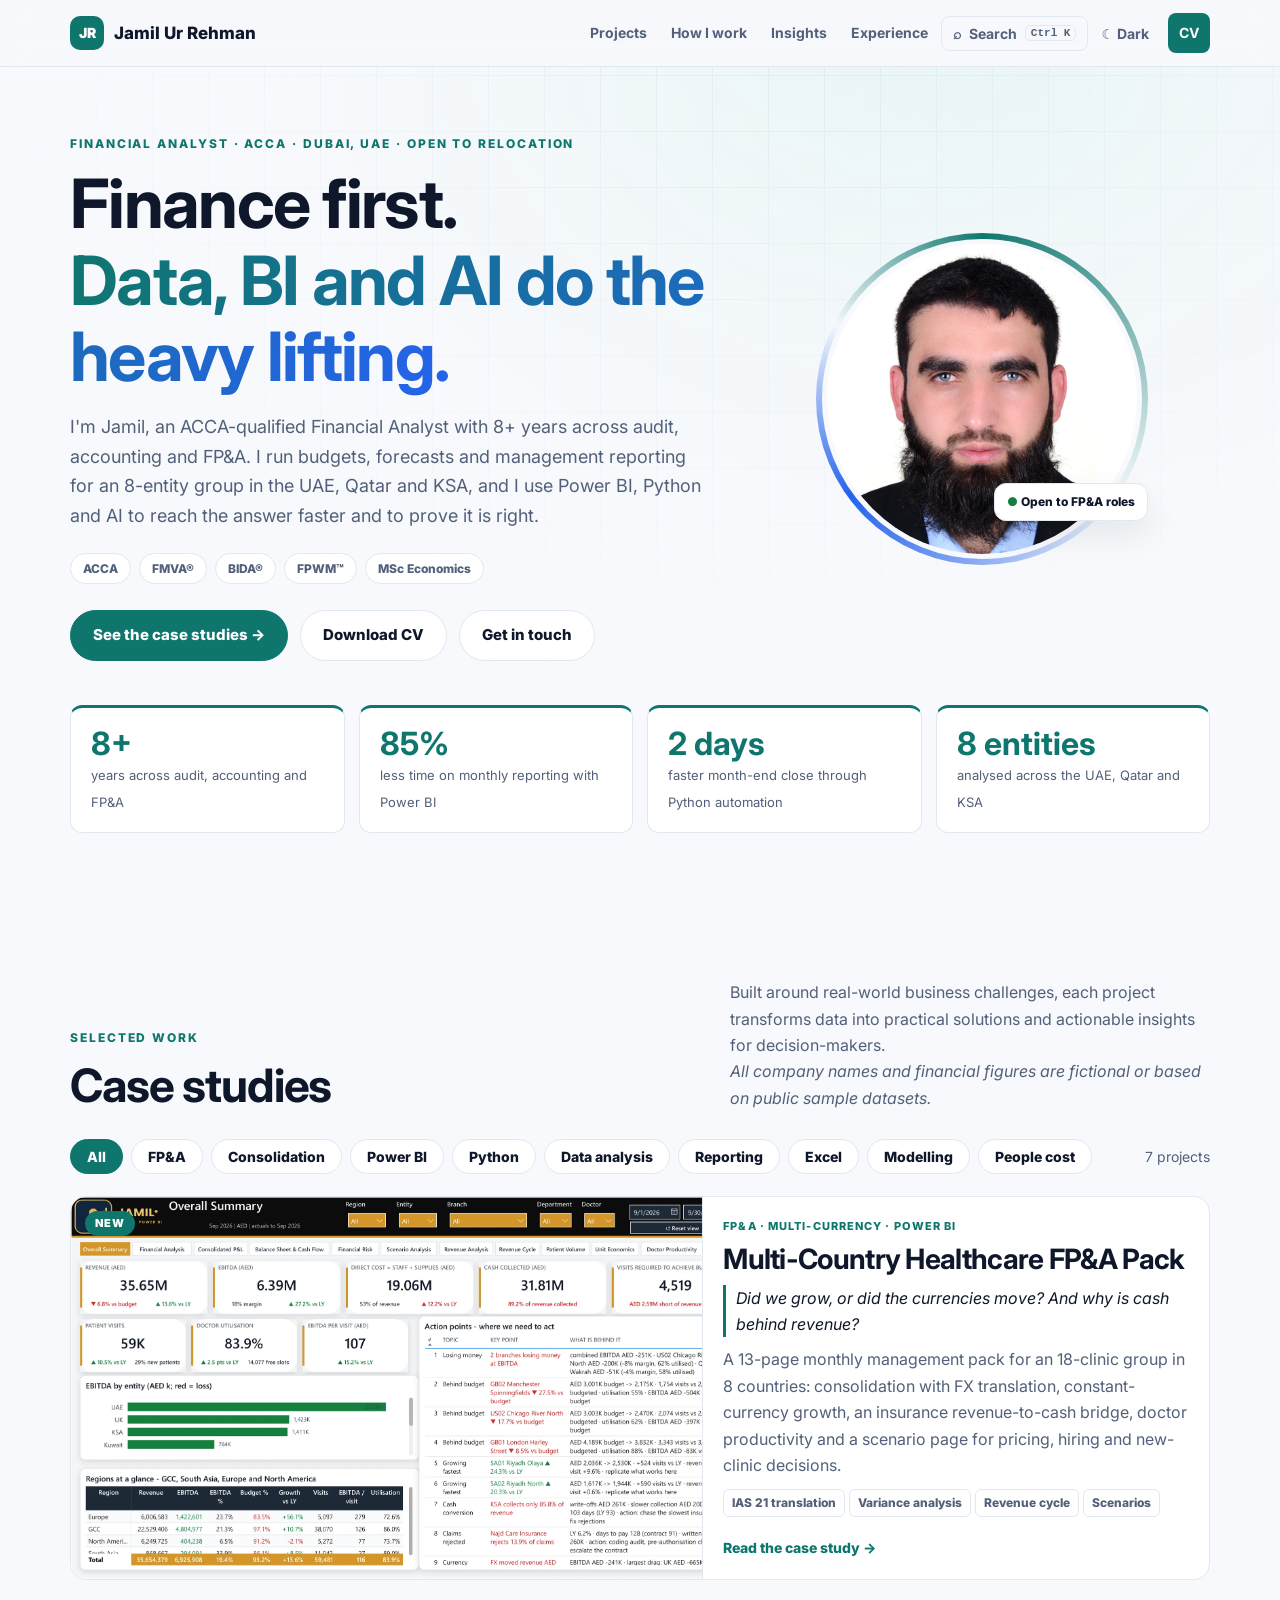
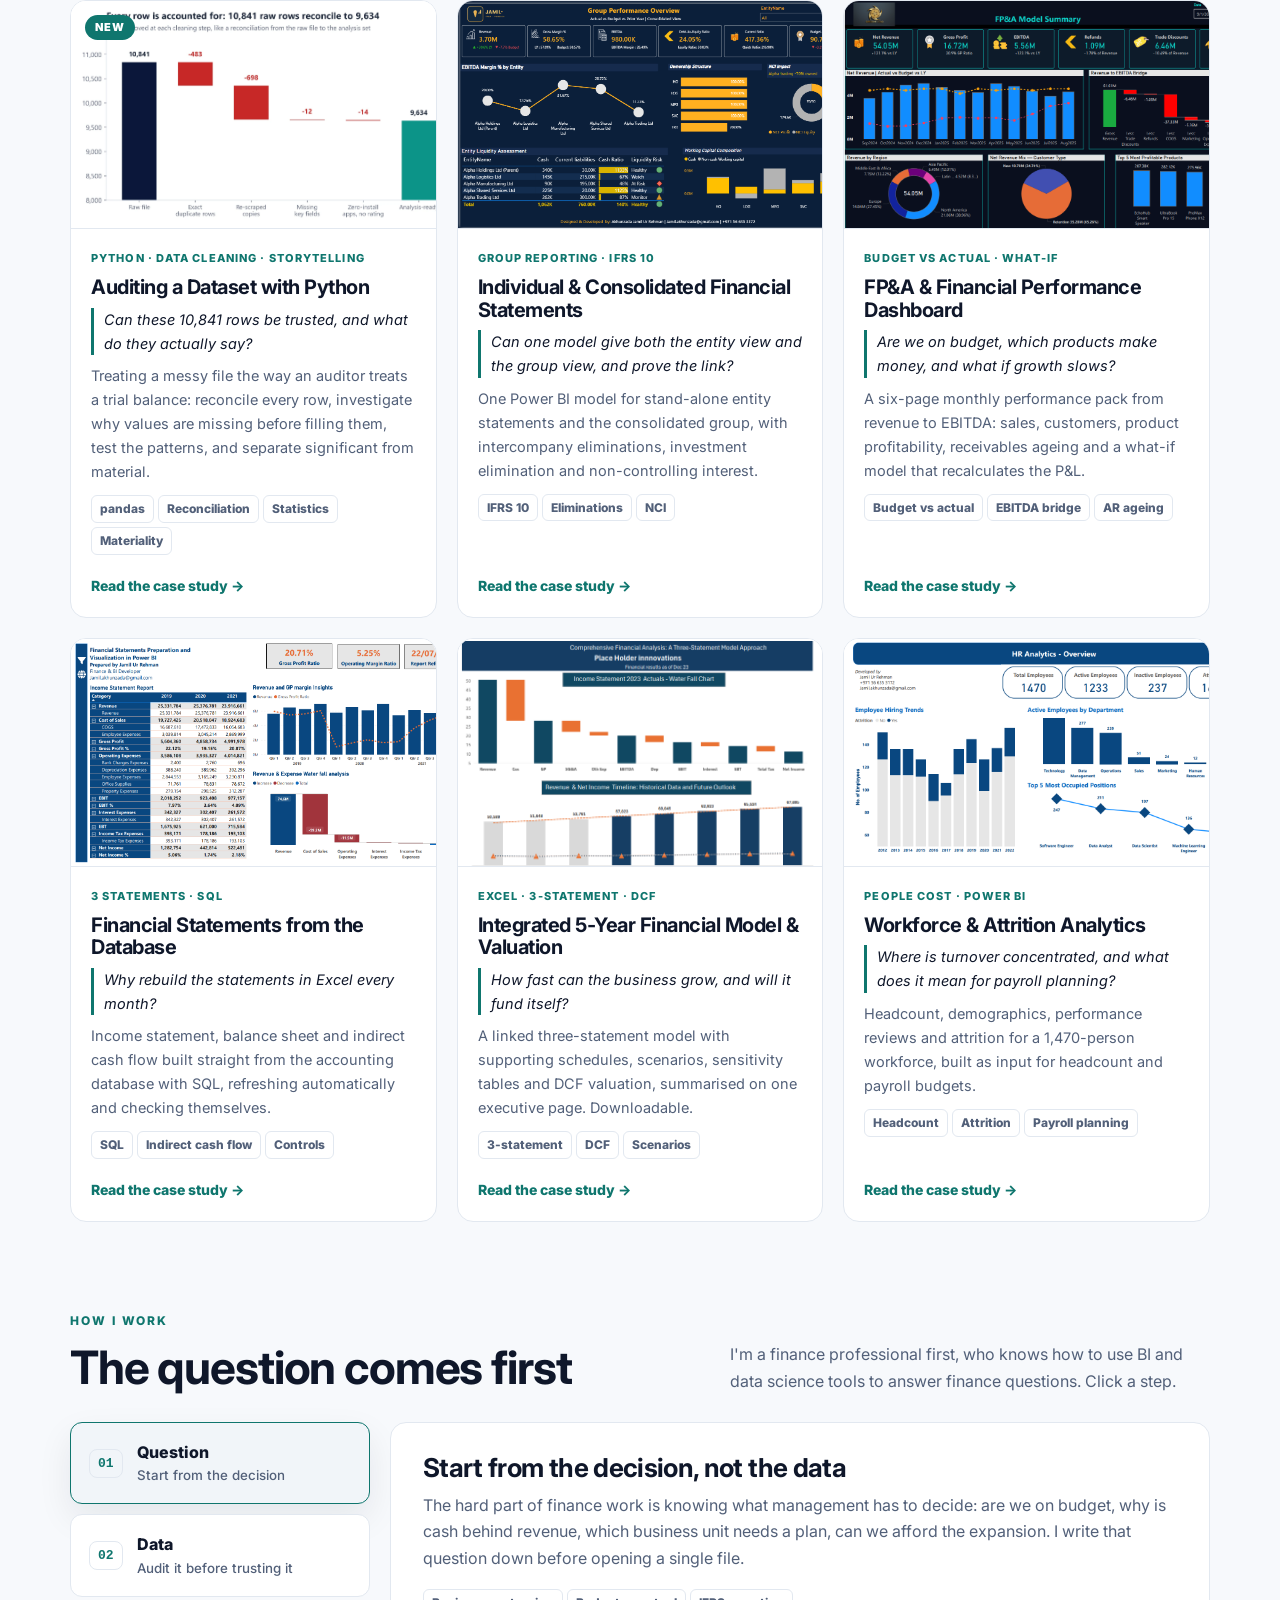
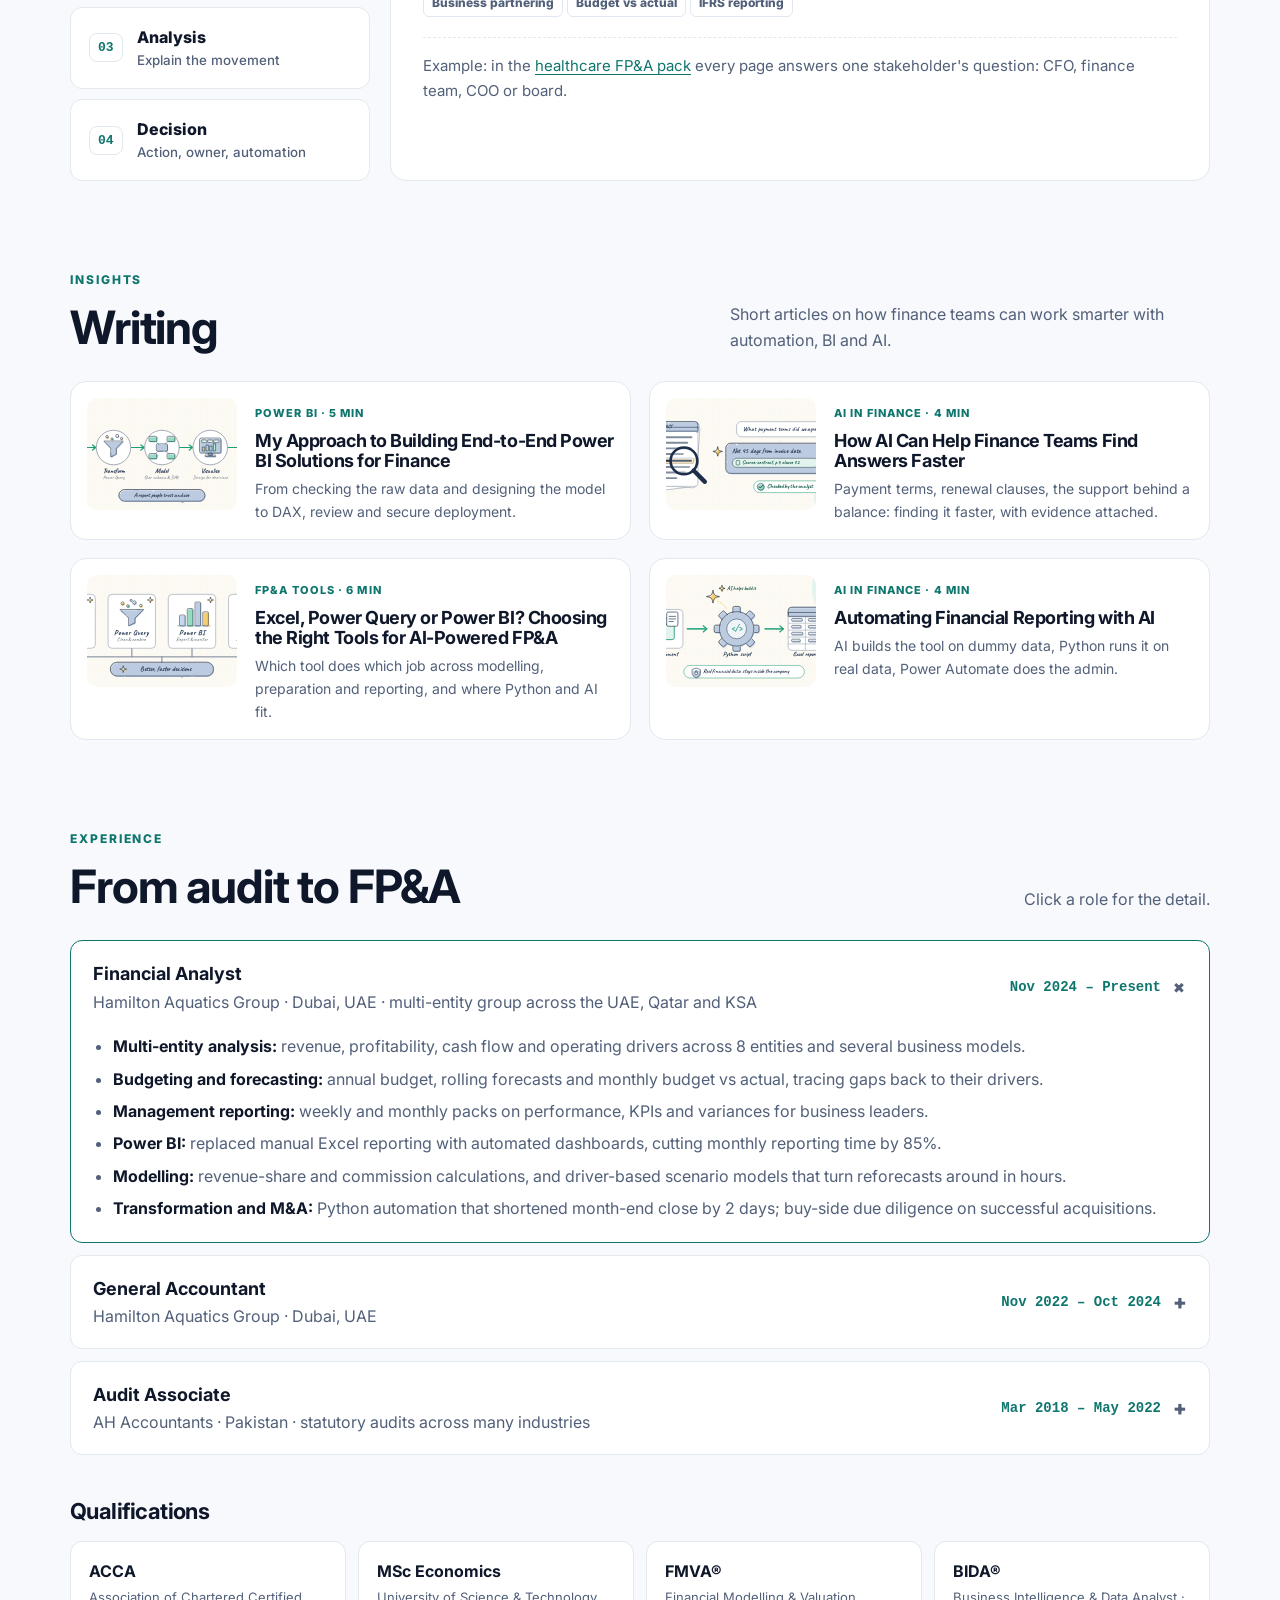
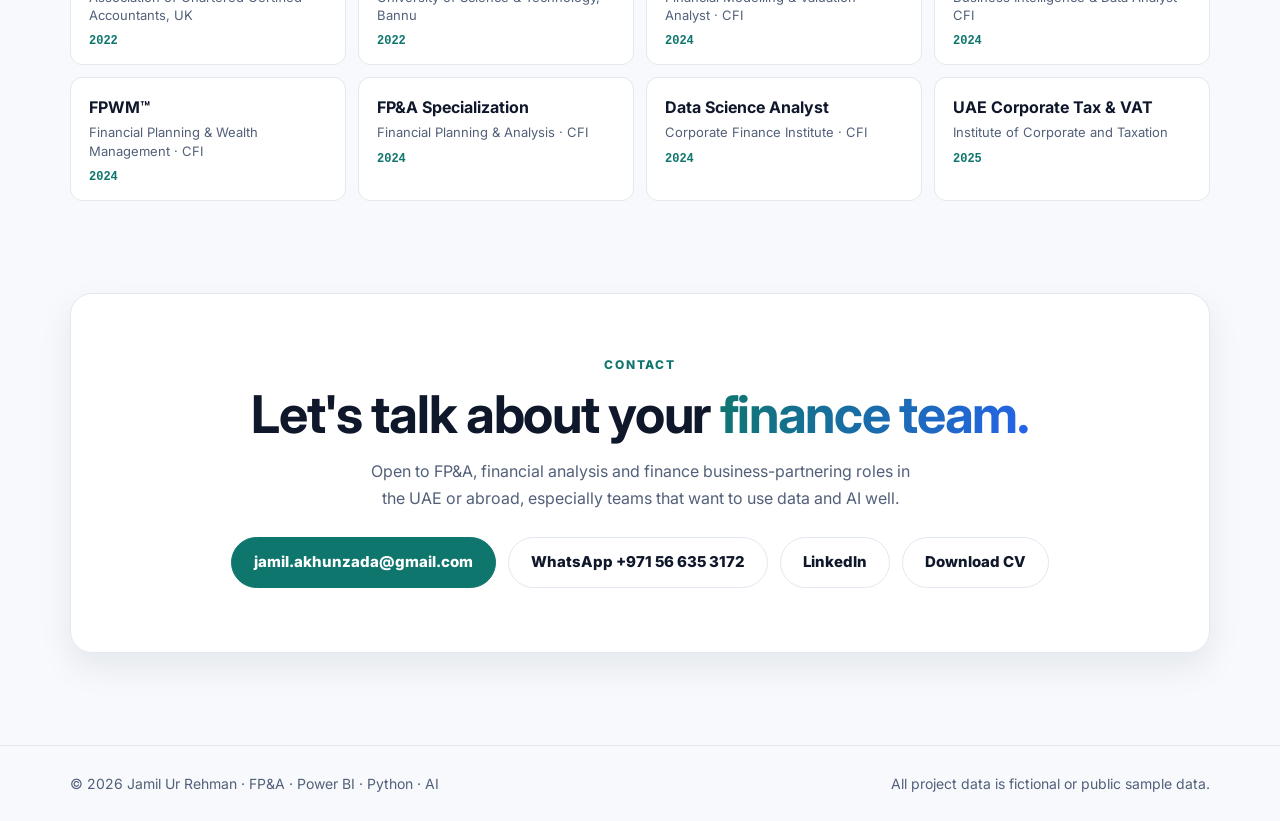
<file: index.html>
<!doctype html>
<html lang="en" data-theme="light" data-root="">
<head>
<meta charset="utf-8">
<meta name="viewport" content="width=device-width, initial-scale=1, viewport-fit=cover">
<title>Jamil Ur Rehman | Financial Analyst · FP&amp;A, Power BI, Python &amp; AI</title>
<meta name="description" content="ACCA-qualified Financial Analyst in Dubai. FP&A, budgeting, consolidation and management reporting, with Power BI, Python and AI doing the heavy lifting.">
<meta property="og:title" content="Jamil Ur Rehman | Financial Analyst · FP&amp;A, Power BI, Python &amp; AI">
<meta property="og:description" content="Finance first. Data, BI and AI do the heavy lifting. Case studies in FP&A, consolidation, Python data analysis and financial modelling.">
<meta property="og:image" content="https://jamil-datafinance.github.io/assets/img/healthcare-fpa/overall-summary.webp">
<meta name="theme-color" content="#f7f9fc">
<link rel="icon" href="data:image/svg+xml,%3Csvg xmlns='http://www.w3.org/2000/svg' viewBox='0 0 64 64'%3E%3Crect width='64' height='64' rx='14' fill='%230f766e'/%3E%3Ctext x='32' y='42' font-family='Arial' font-weight='900' font-size='26' text-anchor='middle' fill='%23ffffff'%3EJR%3C/text%3E%3C/svg%3E">
<link rel="preconnect" href="https://fonts.googleapis.com">
<link rel="preconnect" href="https://fonts.gstatic.com" crossorigin>
<link href="https://fonts.googleapis.com/css2?family=Inter:wght@400;500;600;700;800;900&display=swap" rel="stylesheet">
<link rel="stylesheet" href="assets/css/style.css?v=11">
<script>try{var t=localStorage.getItem("theme");if(t)document.documentElement.setAttribute("data-theme",t)}catch(e){}</script>
<script type="application/ld+json">{"@context":"https://schema.org","@type":"Person","name":"Jamil Ur Rehman","jobTitle":"Financial Analyst","url":"https://jamil-datafinance.github.io","sameAs":["https://www.linkedin.com/in/jamil-ur-rehman-acca"],"knowsAbout":["FP&A","Budgeting and forecasting","Group consolidation","Power BI","Python","AI-assisted automation"]}</script>
</head>
<body>
<div id="prog"></div>
<a class="skip" href="#work">Skip to projects</a>
<header class="bar"><div class="wrap">
  <a class="brand" href="index.html"><i>JR</i><span>Jamil Ur Rehman</span></a>
  <nav class="nav" aria-label="Main">
    <a class="h" href="#work">Projects</a><a class="h" href="#how">How I work</a><a class="h" href="#insights">Insights</a><a class="h" href="#experience">Experience</a>
    <button class="kbtn" type="button" data-cmd aria-label="Search the portfolio (Ctrl+K)">⌕ <span>Search</span> <kbd>Ctrl K</kbd></button>
    <button id="th" type="button" aria-pressed="false">☀ Light</button>
    <a class="cv" href="assets/files/Jamil-Ur-Rehman-CV.pdf?v=4" target="_blank" rel="noopener">CV</a>
  </nav>
</div></header>

<main id="home">
<section class="hero"><div class="wrap">
  <div class="hero-grid">
    <div>
      <span class="eye">Financial Analyst · ACCA · Dubai, UAE · Open to relocation</span>
      <h1>Finance first.<br><em>Data, BI and AI do the heavy lifting.</em></h1>
      <p class="lead">I'm Jamil, an ACCA-qualified Financial Analyst with 8+ years across audit, accounting and FP&amp;A. I run budgets,
        forecasts and management reporting for an 8-entity group in the UAE, Qatar and KSA, and I use Power BI, Python and AI
        to reach the answer faster and to prove it is right.</p>
      <div class="chips"><span class="chip">ACCA</span><span class="chip">FMVA®</span><span class="chip">BIDA®</span><span class="chip">FPWM™</span><span class="chip">MSc Economics</span></div>
      <div class="cta">
        <a class="btn g" href="#work">See the case studies →</a>
        <a class="btn" href="assets/files/Jamil-Ur-Rehman-CV.pdf?v=4" target="_blank" rel="noopener">Download CV</a>
        <a class="btn" href="#contact">Get in touch</a>
      </div>
    </div>
    <div class="pic"><img src="assets/img/jamil.png" alt="Jamil Ur Rehman" width="680" height="680" fetchpriority="high"><span class="badge"><b>●</b> Open to FP&amp;A roles</span></div>
  </div>
  <div class="kpis">
    <div class="kpi rv"><strong data-count="8" data-suffix="+">8+</strong><span>years across audit, accounting and FP&amp;A</span></div>
    <div class="kpi rv"><strong data-count="85" data-suffix="%">85%</strong><span>less time on monthly reporting with Power BI</span></div>
    <div class="kpi rv"><strong data-count="2" data-suffix=" days">2 days</strong><span>faster month-end close through Python automation</span></div>
    <div class="kpi rv"><strong data-count="8" data-suffix=" entities">8 entities</strong><span>analysed across the UAE, Qatar and KSA</span></div>
  </div>
</div></section>

<section class="s" id="work"><div class="wrap">
  <div class="sh"><div><span class="eye">Selected work</span><h2>Case studies</h2></div>
    <p>Built around real-world business challenges, each project transforms data into practical solutions and actionable insights for decision-makers.<br><em>All company names and financial figures are fictional or based on public sample datasets.</em></p></div>
  <div class="fl" id="fl" role="group" aria-label="Filter projects by skill"></div>
  <div class="grid" id="grid"></div>
  <noscript><p><a href="projects/healthcare-fpa.html">Healthcare FP&amp;A pack</a> · <a href="projects/python-eda.html">Python EDA</a> ·
    <a href="projects/consolidation.html">Consolidation</a> · <a href="projects/fpa-dashboard.html">FP&amp;A dashboard</a> ·
    <a href="projects/financial-reporting.html">Financial reporting</a> · <a href="projects/five-year-model.html">5-year model</a> ·
    <a href="projects/hr-analytics.html">Workforce analytics</a></p></noscript>
</div></section>

<section class="s" id="how"><div class="wrap">
  <div class="sh"><div><span class="eye">How I work</span><h2>The question comes first</h2></div>
    <p>I'm a finance professional first, who knows how to use BI and data science tools to answer finance questions. Click a step.</p></div>
  <div class="how" data-how>
    <div class="how-tabs" role="tablist" aria-label="How I work">
      <button role="tab" aria-selected="true" aria-controls="how1" id="ht1"><b>01</b><span>Question<small>Start from the decision</small></span></button>
      <button role="tab" aria-selected="false" aria-controls="how2" id="ht2" tabindex="-1"><b>02</b><span>Data<small>Audit it before trusting it</small></span></button>
      <button role="tab" aria-selected="false" aria-controls="how3" id="ht3" tabindex="-1"><b>03</b><span>Analysis<small>Explain the movement</small></span></button>
      <button role="tab" aria-selected="false" aria-controls="how4" id="ht4" tabindex="-1"><b>04</b><span>Decision<small>Action, owner, automation</small></span></button>
    </div>
    <div class="how-panel" role="tabpanel" id="how1" aria-labelledby="ht1">
      <h3>Start from the decision, not the data</h3>
      <p>The hard part of finance work is knowing what management has to decide: are we on budget, why is cash behind
        revenue, which business unit needs a plan, can we afford the expansion. I write that question down before opening a single file.</p>
      <div class="tools"><span class="tag">Business partnering</span><span class="tag">Budget vs actual</span><span class="tag">IFRS reporting</span></div>
      <p class="ex">Example: in the <a href="projects/healthcare-fpa.html">healthcare FP&amp;A pack</a> every page answers one stakeholder's question: CFO, finance team, COO or board.</p>
    </div>
    <div class="how-panel" role="tabpanel" id="how2" aria-labelledby="ht2" hidden>
      <h3>Audit the data before trusting it</h3>
      <p>Four years in external audit taught me to reconcile before I report. Rows tie back to the source, totals tie to
        control figures, and gaps are investigated rather than hidden. Python and Power Query make those checks repeatable.</p>
      <div class="tools"><span class="tag">Python · pandas</span><span class="tag">Power Query</span><span class="tag">SQL</span><span class="tag">Reconciliations</span></div>
      <p class="ex">Example: the <a href="projects/python-eda.html">Python EDA</a> reconciles 10,841 raw rows to 9,634, and the healthcare pack will not publish until 13 checks pass.</p>
    </div>
    <div class="how-panel" role="tabpanel" id="how3" aria-labelledby="ht3" hidden>
      <h3>Explain the movement, not just the number</h3>
      <p>A number on its own says little. I break it down against budget, last year and constant currency, into price, volume
        and mix, and into the levers management controls, then test the scenarios.</p>
      <div class="tools"><span class="tag">Power BI · DAX</span><span class="tag">Excel modelling</span><span class="tag">Scenario analysis</span><span class="tag">Statistics</span></div>
      <p class="ex">Example: the <a href="projects/fpa-dashboard.html">FP&amp;A dashboard</a> bridges revenue to EBITDA, and the <a href="projects/five-year-model.html">5-year model</a> links all three statements to a DCF.</p>
    </div>
    <div class="how-panel" role="tabpanel" id="how4" aria-labelledby="ht4" hidden>
      <h3>End with an action, an owner, and less manual work</h3>
      <p>Every report ends in a message: who should do what. Then I automate the routine so the next month takes less time.
        AI assistants help me build tools on dummy data, Python runs them on the real data, and Power Automate does the admin.</p>
      <div class="tools"><span class="tag">AI assistants</span><span class="tag">Python automation</span><span class="tag">Power Automate</span></div>
      <p class="ex">Result at work: 85% less time on monthly reporting and a month-end close 2 days faster. More in <a href="articles/automating-financial-reporting.html">Automating Financial Reporting with AI</a>.</p>
    </div>
  </div>
</div></section>

<section class="s" id="insights"><div class="wrap">
  <div class="sh"><div><span class="eye">Insights</span><h2>Writing</h2></div><p>Short articles on how finance teams can work smarter with automation, BI and AI.</p></div>
  <div class="alist" id="alist"></div>
</div></section>

<section class="s" id="experience"><div class="wrap">
  <div class="sh"><div><span class="eye">Experience</span><h2>From audit to FP&amp;A</h2></div><p>Click a role for the detail.</p></div>
  <div class="xp">
    <details class="rv" open><summary><div><b>Financial Analyst</b><br><span>Hamilton Aquatics Group · Dubai, UAE · multi-entity group across the UAE, Qatar and KSA</span></div><i>Nov 2024 – Present</i></summary>
      <ul>
        <li><b>Multi-entity analysis:</b> revenue, profitability, cash flow and operating drivers across 8 entities and several business models.</li>
        <li><b>Budgeting and forecasting:</b> annual budget, rolling forecasts and monthly budget vs actual, tracing gaps back to their drivers.</li>
        <li><b>Management reporting:</b> weekly and monthly packs on performance, KPIs and variances for business leaders.</li>
        <li><b>Power BI:</b> replaced manual Excel reporting with automated dashboards, cutting monthly reporting time by 85%.</li>
        <li><b>Modelling:</b> revenue-share and commission calculations, and driver-based scenario models that turn reforecasts around in hours.</li>
        <li><b>Transformation and M&amp;A:</b> Python automation that shortened month-end close by 2 days; buy-side due diligence on successful acquisitions.</li>
      </ul></details>
    <details class="rv"><summary><div><b>General Accountant</b><br><span>Hamilton Aquatics Group · Dubai, UAE</span></div><i>Nov 2022 – Oct 2024</i></summary>
      <ul>
        <li><b>Multi-entity accounting:</b> full-cycle AP, AR and GL in Dynamics 365 and Zoho, including intercompany reconciliations.</li>
        <li><b>Controls:</b> bank reconciliations, PDC monitoring, petty cash and VAT-compliant refunds, with zero material audit findings.</li>
        <li><b>Reporting and working capital:</b> monthly management accounts, variance analysis and overdue-exposure monitoring.</li>
        <li><b>Process improvement:</b> automated recurring reporting with Excel, Power Query and Power Pivot. Promoted to Financial Analyst.</li>
      </ul></details>
    <details class="rv"><summary><div><b>Audit Associate</b><br><span>AH Accountants · Pakistan · statutory audits across many industries</span></div><i>Mar 2018 – May 2022</i></summary>
      <ul>
        <li><b>Financial statement analysis:</b> found unusual movements, inconsistencies and potential misstatements.</li>
        <li><b>Variance investigation:</b> substantive testing and analytical procedures against underlying transactions.</li>
        <li><b>Risk and controls:</b> risk assessments, materiality and control reviews, with practical recommendations to clients.</li>
      </ul></details>
  </div>
  <h3 style="margin-top:44px;font-size:22px">Qualifications</h3>
  <div class="certs">
    <div class="cert rv"><b>ACCA</b><small>Association of Chartered Certified Accountants, UK</small><i>2022</i></div>
    <div class="cert rv"><b>MSc Economics</b><small>University of Science &amp; Technology, Bannu</small><i>2022</i></div>
    <div class="cert rv"><b>FMVA®</b><small>Financial Modelling &amp; Valuation Analyst · CFI</small><i>2024</i></div>
    <div class="cert rv"><b>BIDA®</b><small>Business Intelligence &amp; Data Analyst · CFI</small><i>2024</i></div>
    <div class="cert rv"><b>FPWM™</b><small>Financial Planning &amp; Wealth Management · CFI</small><i>2024</i></div>
    <div class="cert rv"><b>FP&amp;A Specialization</b><small>Financial Planning &amp; Analysis · CFI</small><i>2024</i></div>
    <div class="cert rv"><b>Data Science Analyst</b><small>Corporate Finance Institute · CFI</small><i>2024</i></div>
    <div class="cert rv"><b>UAE Corporate Tax &amp; VAT</b><small>Institute of Corporate and Taxation</small><i>2025</i></div>
  </div>
</div></section>

<section class="s" id="contact"><div class="wrap"><div class="cbox rv">
  <span class="eye">Contact</span>
  <h2>Let's talk about your <span class="grad">finance team.</span></h2>
  <p>Open to FP&amp;A, financial analysis and finance business-partnering roles in the UAE or abroad, especially teams that want to use data and AI well.</p>
  <div class="cta">
    <a class="btn g" href="mailto:jamil.akhunzada@gmail.com">jamil.akhunzada@gmail.com</a>
    <a class="btn" href="https://wa.me/971566353172" target="_blank" rel="noopener">WhatsApp +971 56 635 3172</a>
    <a class="btn" href="https://www.linkedin.com/in/jamil-ur-rehman-acca" target="_blank" rel="noopener">LinkedIn</a>
    <a class="btn" href="assets/files/Jamil-Ur-Rehman-CV.pdf?v=4" target="_blank" rel="noopener">Download CV</a>
  </div>
</div></div></section>
</main>

<footer><div class="wrap"><span>© <span id="year">2026</span> Jamil Ur Rehman · FP&amp;A · Power BI · Python · AI</span><span>All project data is fictional or public sample data.</span></div></footer>
<script src="assets/js/site.js?v=6"></script>
</body>
</html>
</file>
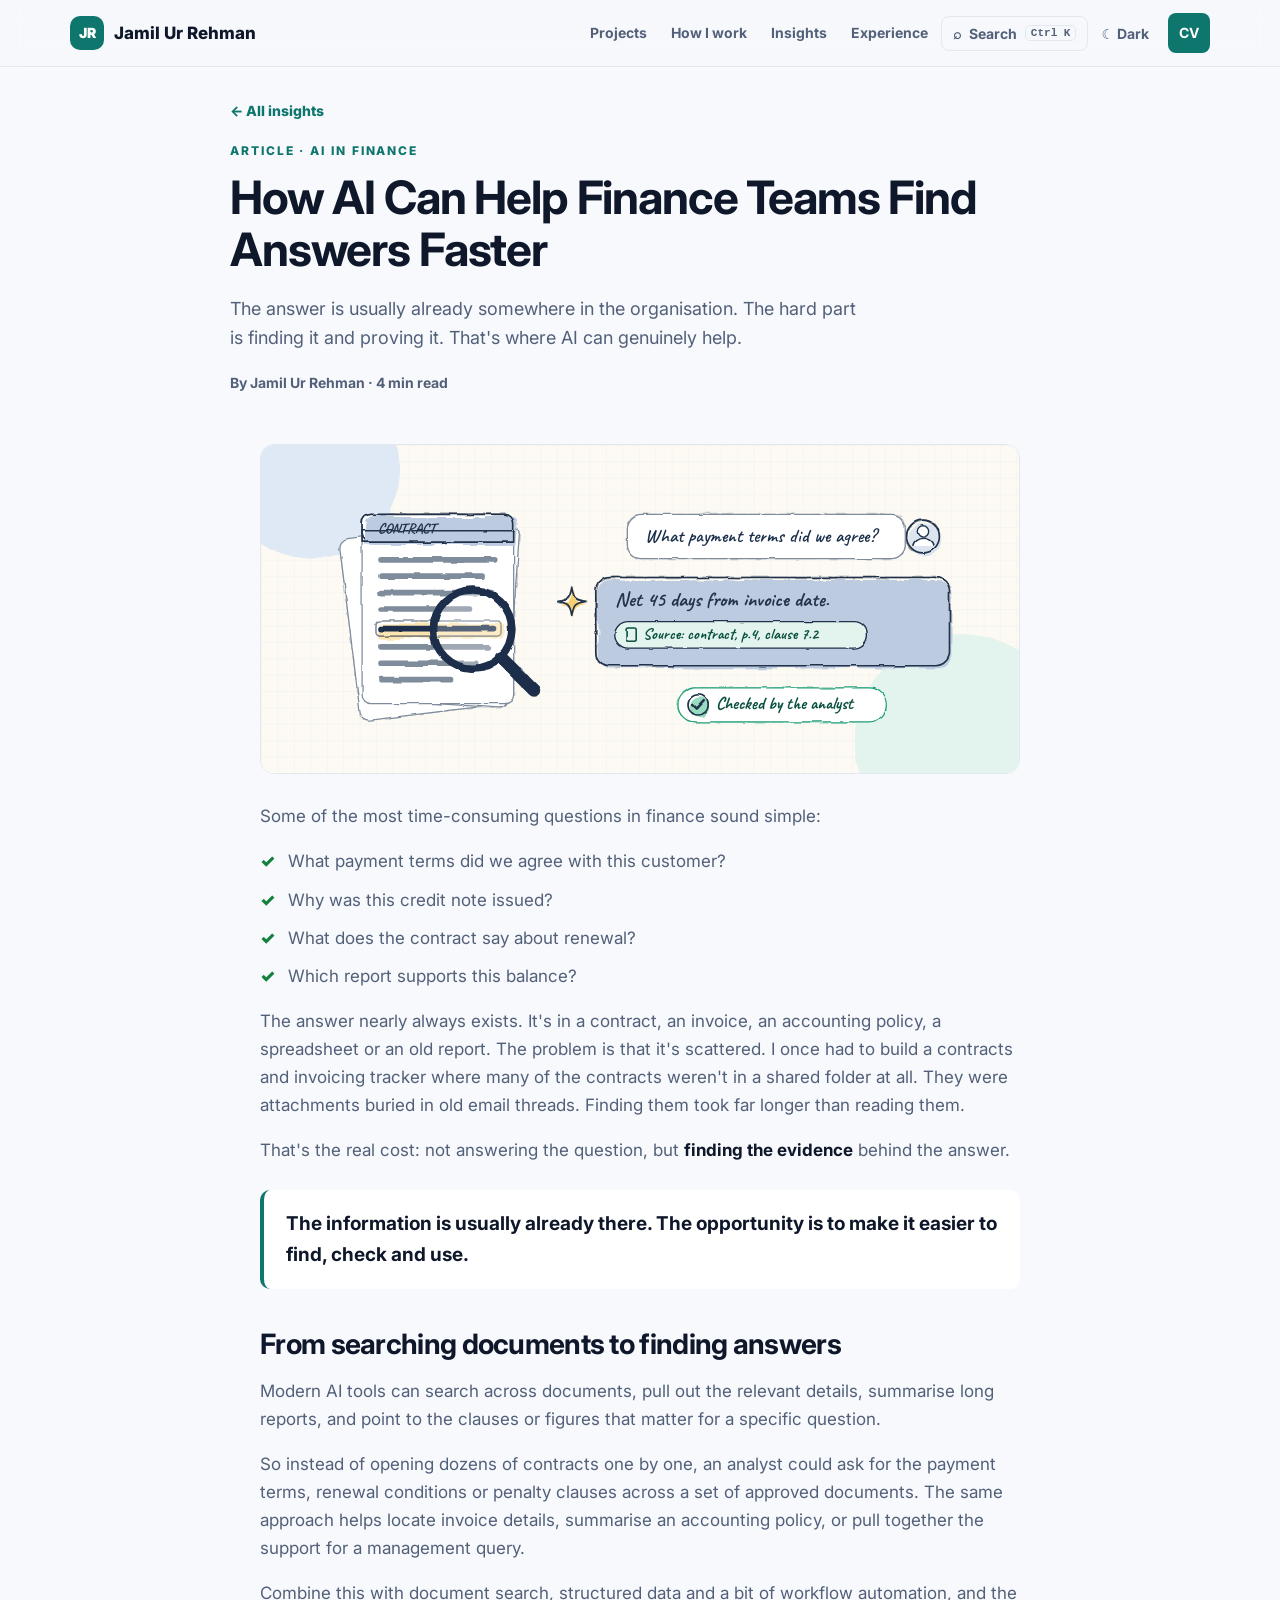
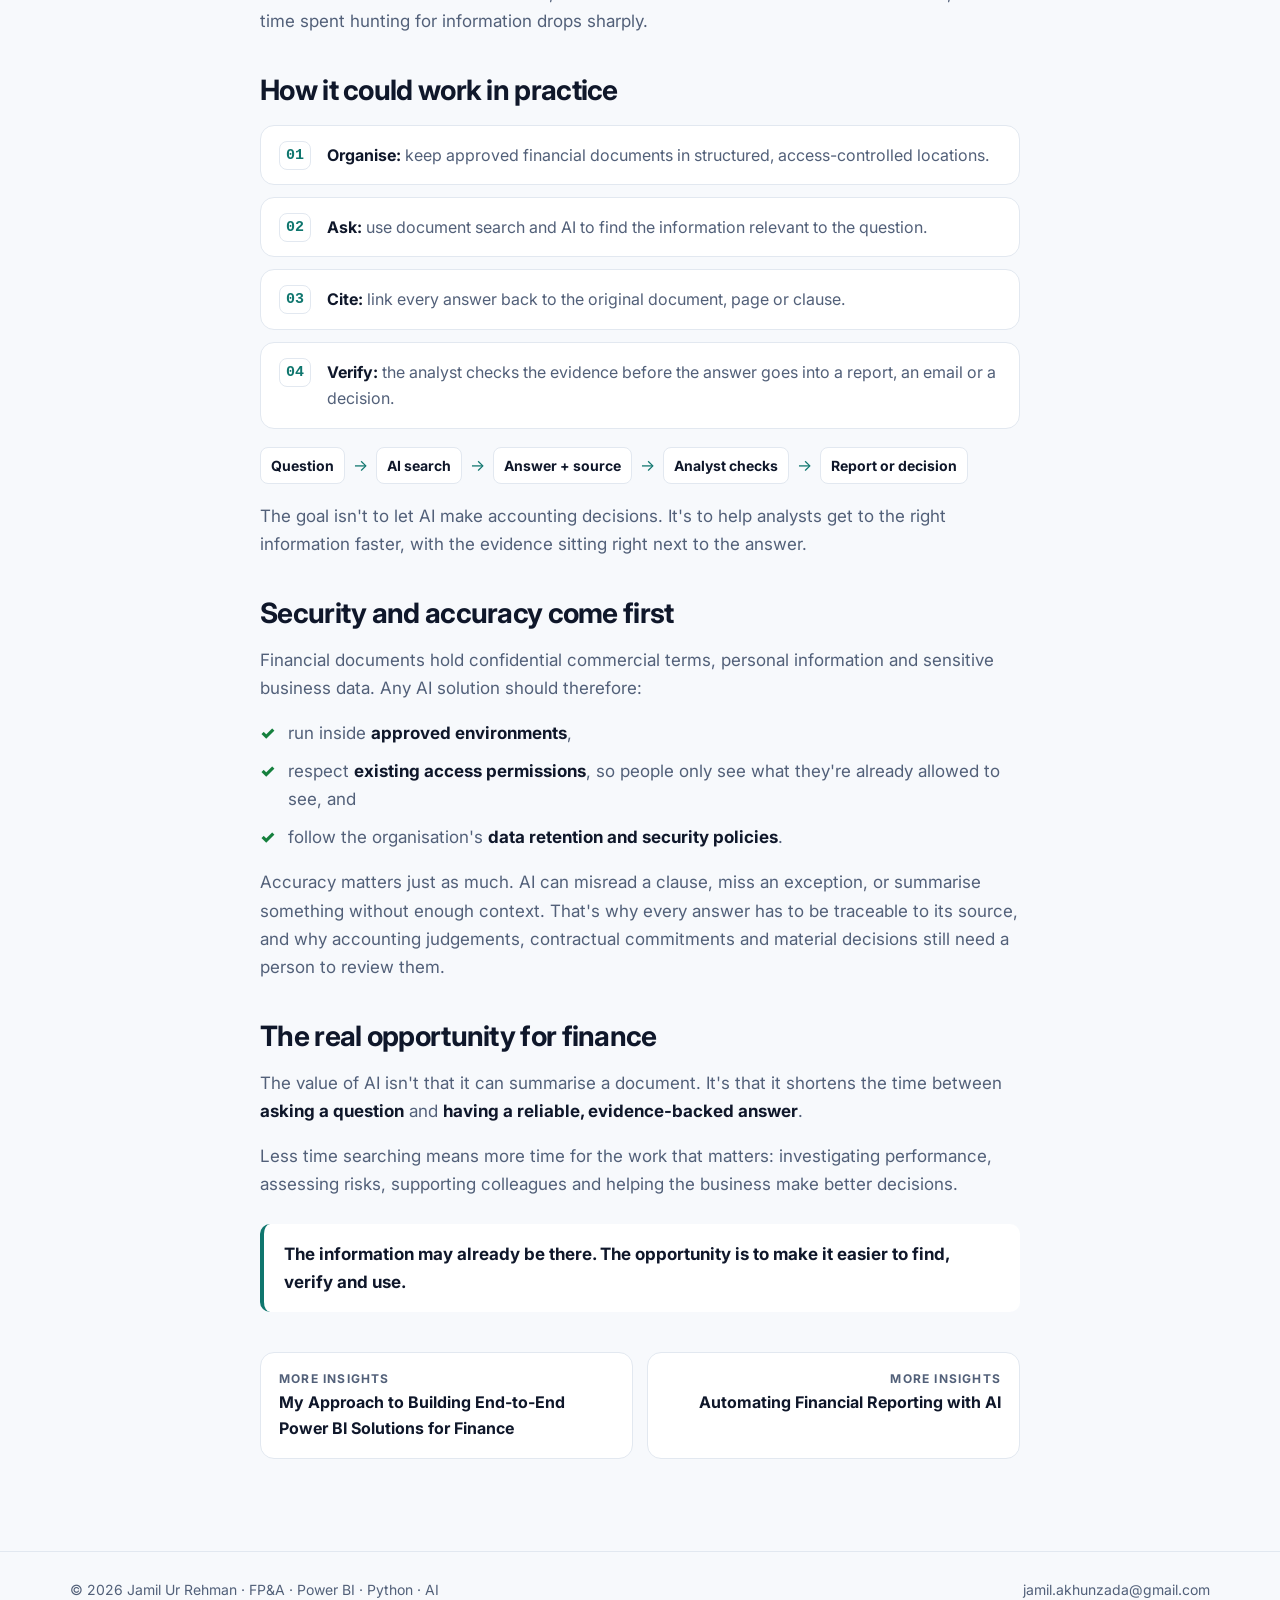
<file: articles/ai-finding-answers-faster.html>
<!doctype html>
<html lang="en" data-theme="light" data-root="../">
<head>
<meta charset="utf-8">
<meta name="viewport" content="width=device-width, initial-scale=1, viewport-fit=cover">
<title>How AI Can Help Finance Teams Find Answers Faster | Jamil Ur Rehman</title>
<meta name="description" content="How AI-assisted document search can help finance teams find evidence-backed answers in contracts, invoices and reports faster, while keeping data secure and humans in control.">
<meta property="og:title" content="How AI Can Help Finance Teams Find Answers Faster | Jamil Ur Rehman">
<link rel="icon" href="data:image/svg+xml,%3Csvg xmlns='http://www.w3.org/2000/svg' viewBox='0 0 64 64'%3E%3Crect width='64' height='64' rx='14' fill='%230f766e'/%3E%3Ctext x='32' y='42' font-family='Arial' font-weight='900' font-size='26' text-anchor='middle' fill='%23ffffff'%3EJR%3C/text%3E%3C/svg%3E">
<link rel="preconnect" href="https://fonts.googleapis.com">
<link rel="preconnect" href="https://fonts.gstatic.com" crossorigin>
<link href="https://fonts.googleapis.com/css2?family=Inter:wght@400;500;600;700;800;900&display=swap" rel="stylesheet">
<link rel="stylesheet" href="../assets/css/style.css?v=11">
<script>try{var t=localStorage.getItem("theme");if(t)document.documentElement.setAttribute("data-theme",t)}catch(e){}</script>
</head>
<body>
<div id="prog"></div>
<a class="skip" href="#main">Skip to content</a>
<header class="bar"><div class="wrap">
  <a class="brand" href="../index.html"><i>JR</i><span>Jamil Ur Rehman</span></a>
  <nav class="nav" aria-label="Main">
    <a class="h" href="../index.html#work">Projects</a><a class="h" href="../index.html#how">How I work</a><a class="h" href="../index.html#insights">Insights</a><a class="h" href="../index.html#experience">Experience</a>
    <button class="kbtn" type="button" data-cmd aria-label="Search the portfolio (Ctrl+K)">⌕ <span>Search</span> <kbd>Ctrl K</kbd></button>
    <button id="th" type="button" aria-pressed="false">☀ Light</button>
    <a class="cv" href="../assets/files/Jamil-Ur-Rehman-CV.pdf?v=4" target="_blank" rel="noopener">CV</a>
  </nav>
</div></header>

<main class="wrap" id="main">
<section class="phero" style="max-width:820px;margin:auto">
    <a class="crumb" href="../index.html#insights">← All insights</a>
    <span class="eye">Article · AI in finance</span>
    <h1>How AI Can Help Finance Teams Find Answers Faster</h1>
    <p class="lead">The answer is usually already somewhere in the organisation. The hard part is finding it and
      proving it. That's where AI can genuinely help.</p>
    <div class="byline">By Jamil Ur Rehman · 4 min read</div>
  </section>
<article class="prose">
    <figure class="art">
      <img src="../assets/img/insights/answers-hero.svg?v=3" alt="A magnifying glass highlights a contract clause and a chat answer cites its source, checked by an analyst">
    </figure>

    <p>Some of the most time-consuming questions in finance sound simple:</p>
    <ul class="ticks">
      <li>What payment terms did we agree with this customer?</li>
      <li>Why was this credit note issued?</li>
      <li>What does the contract say about renewal?</li>
      <li>Which report supports this balance?</li>
    </ul>
    <p>The answer nearly always exists. It's in a contract, an invoice, an accounting policy, a spreadsheet or an
      old report. The problem is that it's scattered. I once had to build a contracts and invoicing tracker where
      many of the contracts weren't in a shared folder at all. They were attachments buried in old email threads.
      Finding them took far longer than reading them.</p>
    <p>That's the real cost: not answering the question, but <b>finding the evidence</b> behind the answer.</p>

    <blockquote>The information is usually already there. The opportunity is to make it easier to find, check and use.</blockquote>

    <h2>From searching documents to finding answers</h2>
    <p>Modern AI tools can search across documents, pull out the relevant details, summarise long reports, and
      point to the clauses or figures that matter for a specific question.</p>
    <p>So instead of opening dozens of contracts one by one, an analyst could ask for the payment terms, renewal
      conditions or penalty clauses across a set of approved documents. The same approach helps locate invoice
      details, summarise an accounting policy, or pull together the support for a management query.</p>
    <p>Combine this with document search, structured data and a bit of workflow automation, and the time spent
      hunting for information drops sharply.</p>

    <h2>How it could work in practice</h2>
    <ol class="steps">
      <li><b>Organise:</b> keep approved financial documents in structured, access-controlled locations.</li>
      <li><b>Ask:</b> use document search and AI to find the information relevant to the question.</li>
      <li><b>Cite:</b> link every answer back to the original document, page or clause.</li>
      <li><b>Verify:</b> the analyst checks the evidence before the answer goes into a report, an email or a decision.</li>
    </ol>
    <div class="flow" aria-label="Workflow">
      <span>Question</span><i>→</i>
      <span>AI search</span><i>→</i>
      <span>Answer + source</span><i>→</i>
      <span>Analyst checks</span><i>→</i>
      <span>Report or decision</span>
    </div>
    <p>The goal isn't to let AI make accounting decisions. It's to help analysts get to the right information
      faster, with the evidence sitting right next to the answer.</p>

    <h2>Security and accuracy come first</h2>
    <p>Financial documents hold confidential commercial terms, personal information and sensitive business data.
      Any AI solution should therefore:</p>
    <ul class="ticks">
      <li>run inside <b>approved environments</b>,</li>
      <li>respect <b>existing access permissions</b>, so people only see what they're already allowed to see, and</li>
      <li>follow the organisation's <b>data retention and security policies</b>.</li>
    </ul>
    <p>Accuracy matters just as much. AI can misread a clause, miss an exception, or summarise something without
      enough context. That's why every answer has to be traceable to its source, and why accounting judgements,
      contractual commitments and material decisions still need a person to review them.</p>

    <h2>The real opportunity for finance</h2>
    <p>The value of AI isn't that it can summarise a document. It's that it shortens the time between
      <b>asking a question</b> and <b>having a reliable, evidence-backed answer</b>.</p>
    <p>Less time searching means more time for the work that matters: investigating performance, assessing
      risks, supporting colleagues and helping the business make better decisions.</p>

    <div class="callout"><p><b>The information may already be there. The opportunity is to make it easier to find, verify and use.</b></p></div>
  </article>
<nav class="pn" style="max-width:760px;margin:40px auto 0" aria-label="More insights"><a href="end-to-end-power-bi-for-finance.html"><small>More insights</small><b>My Approach to Building End-to-End Power BI Solutions for Finance</b></a><a href="automating-financial-reporting.html"><small>More insights</small><b>Automating Financial Reporting with AI</b></a></nav>
</main>

<footer><div class="wrap"><span>© <span id="year">2026</span> Jamil Ur Rehman · FP&amp;A · Power BI · Python · AI</span><span><a href="mailto:jamil.akhunzada@gmail.com">jamil.akhunzada@gmail.com</a></span></div></footer>
<script src="../assets/js/site.js?v=6"></script>
</body>
</html>
</file>
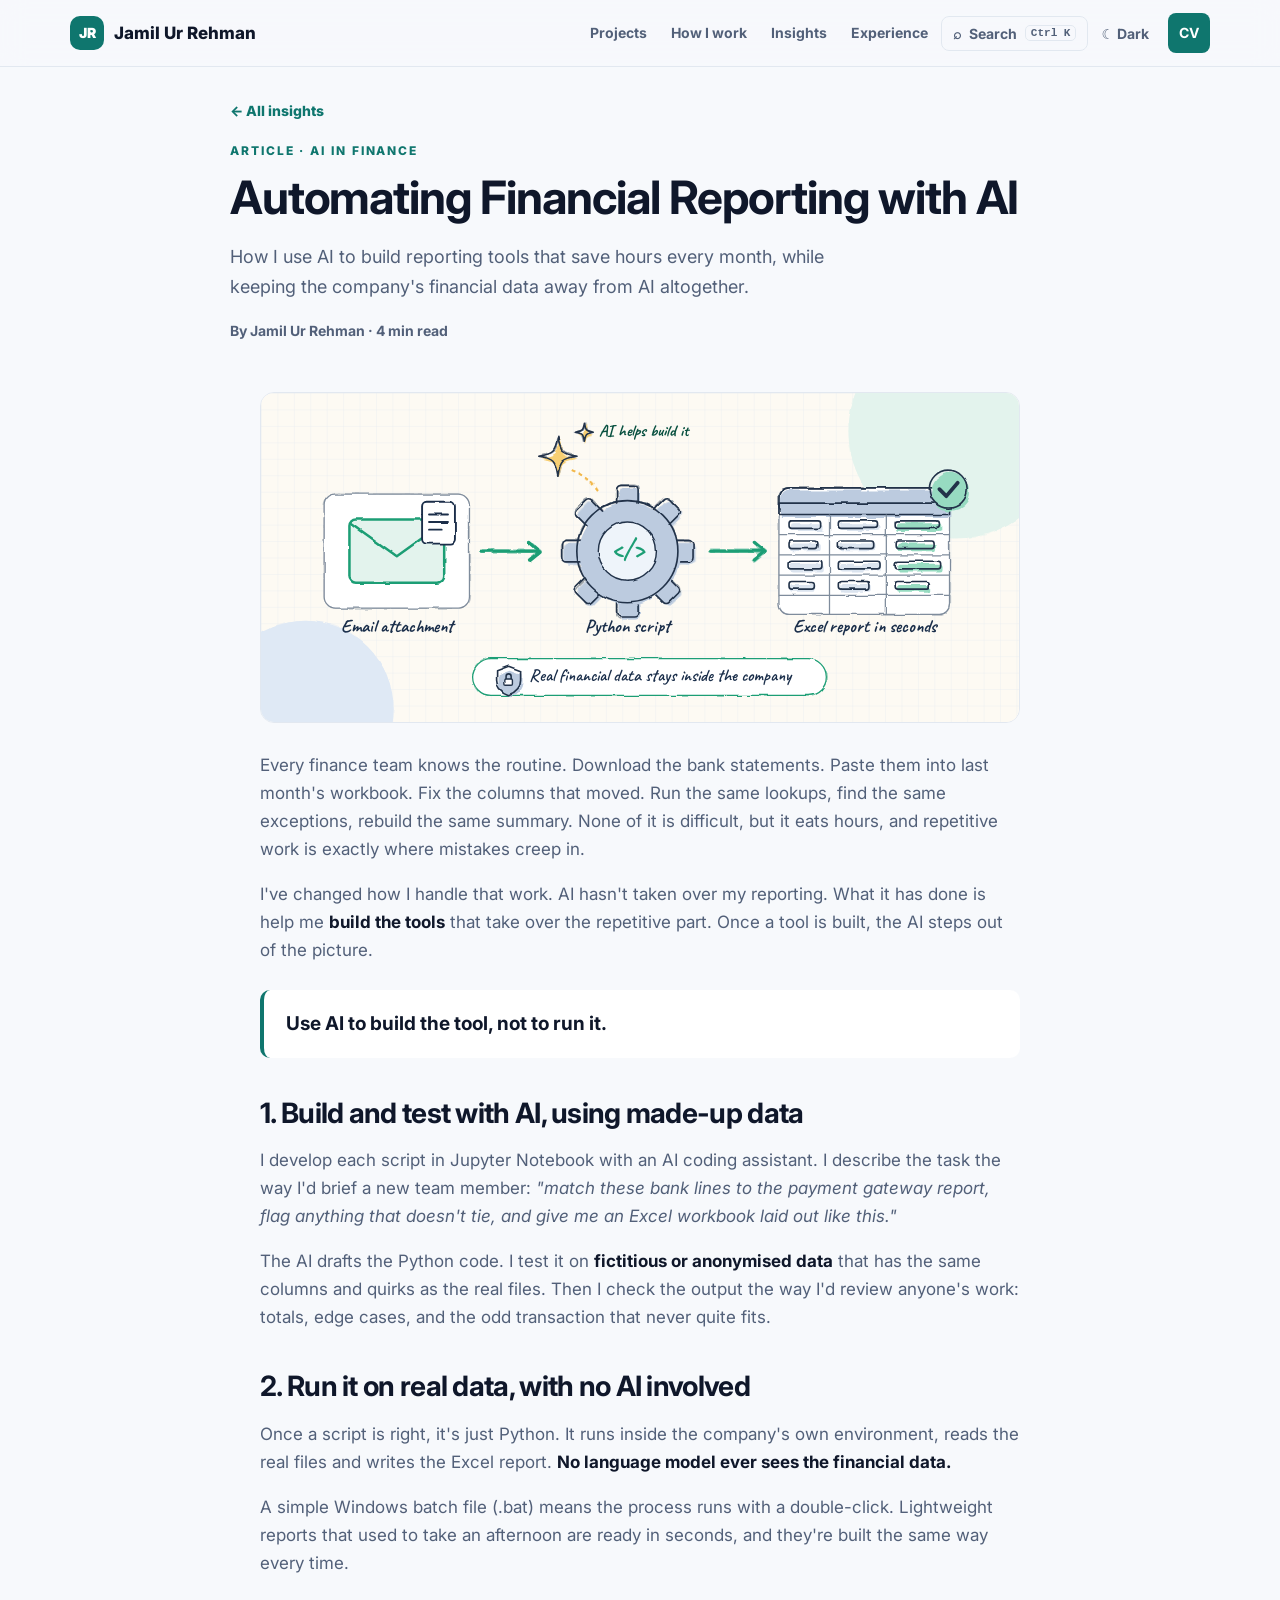
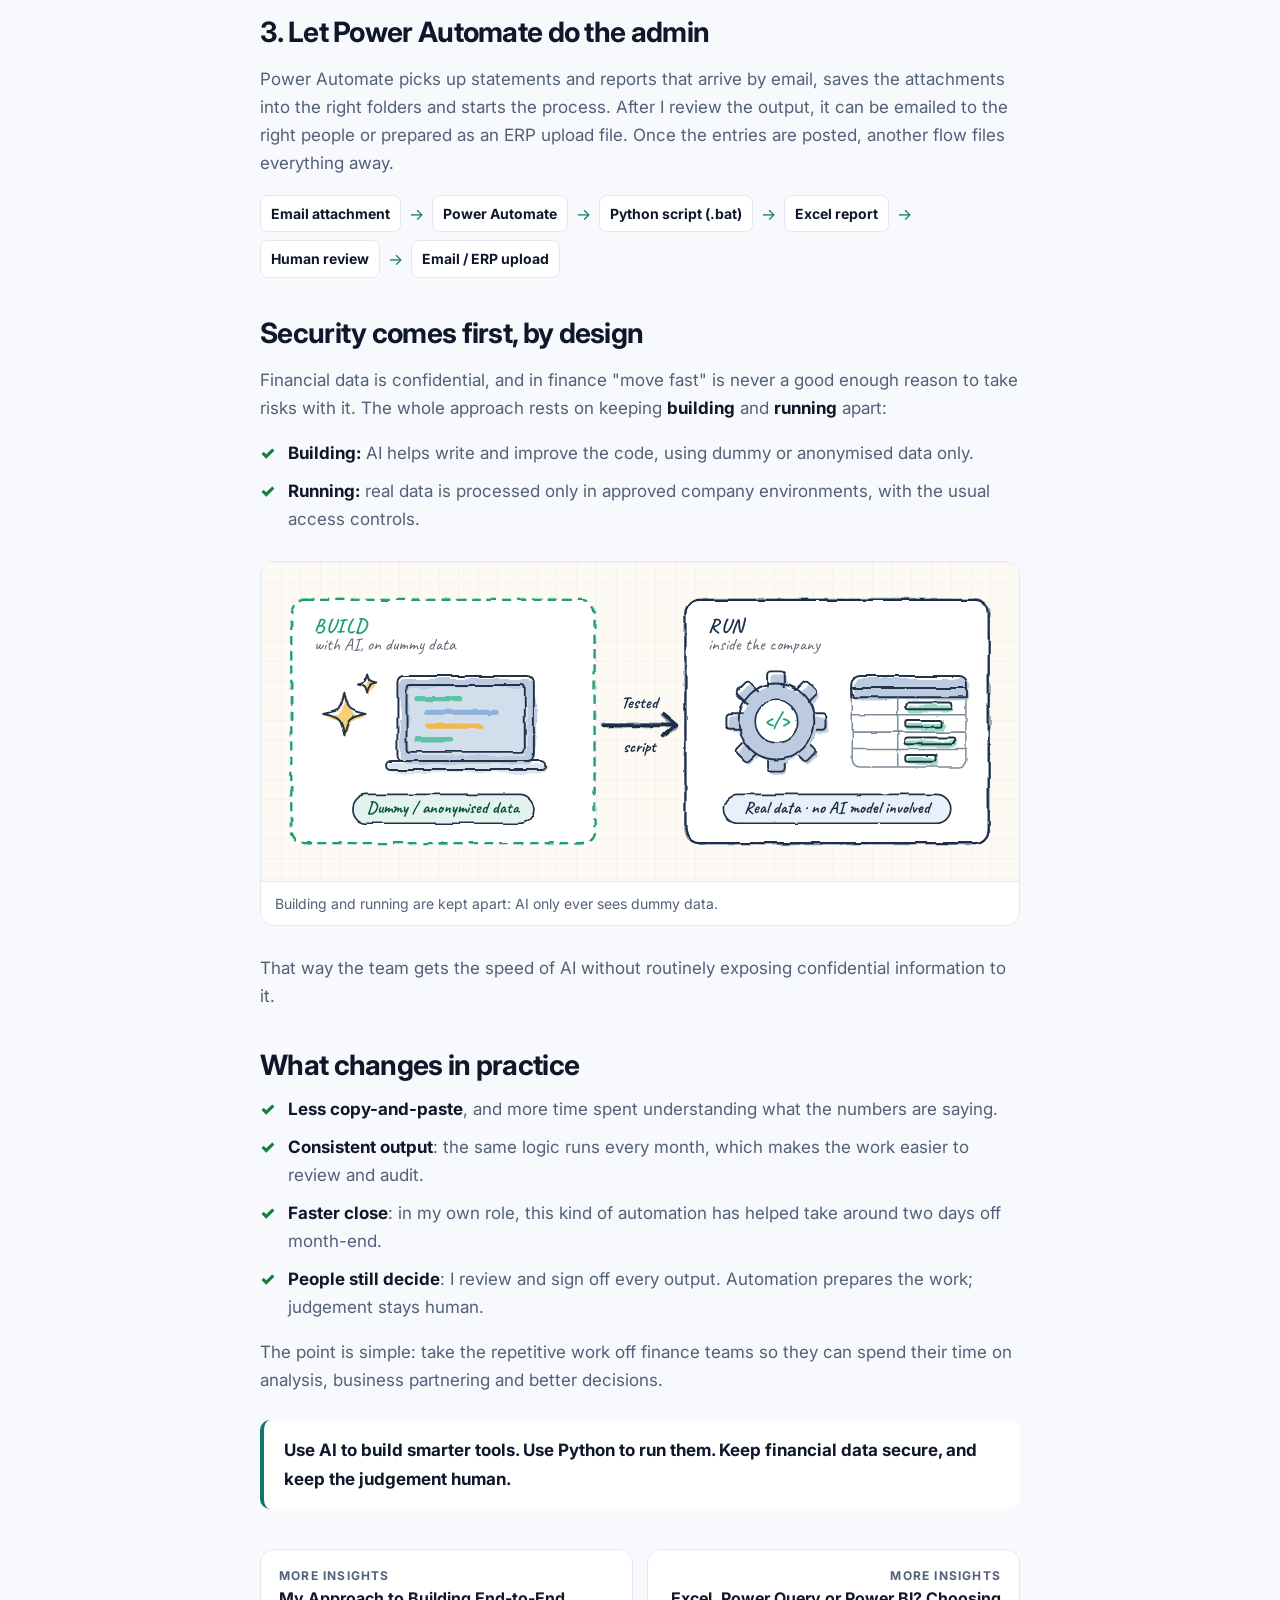
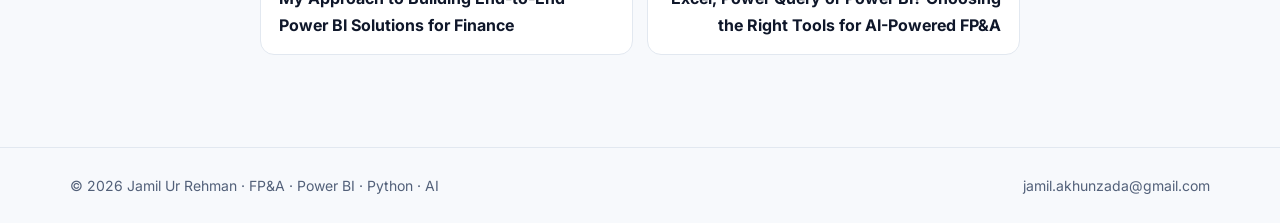
<file: articles/automating-financial-reporting.html>
<!doctype html>
<html lang="en" data-theme="light" data-root="../">
<head>
<meta charset="utf-8">
<meta name="viewport" content="width=device-width, initial-scale=1, viewport-fit=cover">
<title>Automating Financial Reporting with AI | Jamil Ur Rehman</title>
<meta name="description" content="How I use AI coding assistants, Python, Excel and Power Automate to automate finance reporting, without giving AI access to confidential financial data.">
<meta property="og:title" content="Automating Financial Reporting with AI | Jamil Ur Rehman">
<link rel="icon" href="data:image/svg+xml,%3Csvg xmlns='http://www.w3.org/2000/svg' viewBox='0 0 64 64'%3E%3Crect width='64' height='64' rx='14' fill='%230f766e'/%3E%3Ctext x='32' y='42' font-family='Arial' font-weight='900' font-size='26' text-anchor='middle' fill='%23ffffff'%3EJR%3C/text%3E%3C/svg%3E">
<link rel="preconnect" href="https://fonts.googleapis.com">
<link rel="preconnect" href="https://fonts.gstatic.com" crossorigin>
<link href="https://fonts.googleapis.com/css2?family=Inter:wght@400;500;600;700;800;900&display=swap" rel="stylesheet">
<link rel="stylesheet" href="../assets/css/style.css?v=11">
<script>try{var t=localStorage.getItem("theme");if(t)document.documentElement.setAttribute("data-theme",t)}catch(e){}</script>
</head>
<body>
<div id="prog"></div>
<a class="skip" href="#main">Skip to content</a>
<header class="bar"><div class="wrap">
  <a class="brand" href="../index.html"><i>JR</i><span>Jamil Ur Rehman</span></a>
  <nav class="nav" aria-label="Main">
    <a class="h" href="../index.html#work">Projects</a><a class="h" href="../index.html#how">How I work</a><a class="h" href="../index.html#insights">Insights</a><a class="h" href="../index.html#experience">Experience</a>
    <button class="kbtn" type="button" data-cmd aria-label="Search the portfolio (Ctrl+K)">⌕ <span>Search</span> <kbd>Ctrl K</kbd></button>
    <button id="th" type="button" aria-pressed="false">☀ Light</button>
    <a class="cv" href="../assets/files/Jamil-Ur-Rehman-CV.pdf?v=4" target="_blank" rel="noopener">CV</a>
  </nav>
</div></header>

<main class="wrap" id="main">
<section class="phero" style="max-width:820px;margin:auto">
    <a class="crumb" href="../index.html#insights">← All insights</a>
    <span class="eye">Article · AI in finance</span>
    <h1>Automating Financial Reporting with AI</h1>
    <p class="lead">How I use AI to build reporting tools that save hours every month, while keeping the
      company's financial data away from AI altogether.</p>
    <div class="byline">By Jamil Ur Rehman · 4 min read</div>
  </section>
<article class="prose">
    <figure class="art">
      <img src="../assets/img/insights/automating-hero.svg?v=3" alt="An email attachment flows into a Python script built with AI help, producing an Excel report, while real data stays inside the company">
    </figure>

    <p>Every finance team knows the routine. Download the bank statements. Paste them into last month's
      workbook. Fix the columns that moved. Run the same lookups, find the same exceptions, rebuild the same
      summary. None of it is difficult, but it eats hours, and repetitive work is exactly where mistakes creep in.</p>

    <p>I've changed how I handle that work. AI hasn't taken over my reporting. What it has done is help me
      <b>build the tools</b> that take over the repetitive part. Once a tool is built, the AI steps out of the picture.</p>

    <blockquote>Use AI to build the tool, not to run it.</blockquote>

    <h2>1. Build and test with AI, using made-up data</h2>
    <p>I develop each script in Jupyter Notebook with an AI coding assistant. I describe the task the way I'd
      brief a new team member: <i>"match these bank lines to the payment gateway report, flag anything that
      doesn't tie, and give me an Excel workbook laid out like this."</i></p>
    <p>The AI drafts the Python code. I test it on <b>fictitious or anonymised data</b> that has the same columns
      and quirks as the real files. Then I check the output the way I'd review anyone's work: totals,
      edge cases, and the odd transaction that never quite fits.</p>

    <h2>2. Run it on real data, with no AI involved</h2>
    <p>Once a script is right, it's just Python. It runs inside the company's own environment, reads the real
      files and writes the Excel report. <b>No language model ever sees the financial data.</b></p>
    <p>A simple Windows batch file (.bat) means the process runs with a double-click. Lightweight reports that
      used to take an afternoon are ready in seconds, and they're built the same way every time.</p>

    <h2>3. Let Power Automate do the admin</h2>
    <p>Power Automate picks up statements and reports that arrive by email, saves the attachments into the right
      folders and starts the process. After I review the output, it can be emailed to the right people or
      prepared as an ERP upload file. Once the entries are posted, another flow files everything away.</p>

    <div class="flow" aria-label="Workflow">
      <span>Email attachment</span><i>→</i>
      <span>Power Automate</span><i>→</i>
      <span>Python script (.bat)</span><i>→</i>
      <span>Excel report</span><i>→</i>
      <span>Human review</span><i>→</i>
      <span>Email / ERP upload</span>
    </div>

    <h2>Security comes first, by design</h2>
    <p>Financial data is confidential, and in finance "move fast" is never a good enough reason to take risks
      with it. The whole approach rests on keeping <b>building</b> and <b>running</b> apart:</p>
    <ul class="ticks">
      <li><b>Building:</b> AI helps write and improve the code, using dummy or anonymised data only.</li>
      <li><b>Running:</b> real data is processed only in approved company environments, with the usual access controls.</li>
    </ul>
    <figure class="art">
      <img src="../assets/img/insights/build-vs-run.svg?v=3" alt="AI helps build scripts on dummy data; tested scripts then run on real data inside the company with no AI involved">
      <figcaption>Building and running are kept apart: AI only ever sees dummy data.</figcaption>
    </figure>

    <p>That way the team gets the speed of AI without routinely exposing confidential information to it.</p>

    <h2>What changes in practice</h2>
    <ul class="ticks">
      <li><b>Less copy-and-paste</b>, and more time spent understanding what the numbers are saying.</li>
      <li><b>Consistent output</b>: the same logic runs every month, which makes the work easier to review and audit.</li>
      <li><b>Faster close</b>: in my own role, this kind of automation has helped take around two days off month-end.</li>
      <li><b>People still decide</b>: I review and sign off every output. Automation prepares the work; judgement stays human.</li>
    </ul>

    <p>The point is simple: take the repetitive work off finance teams so they can spend their time on
      analysis, business partnering and better decisions.</p>

    <div class="callout"><p><b>Use AI to build smarter tools. Use Python to run them. Keep financial data secure, and keep the judgement human.</b></p></div>
  </article>
<nav class="pn" style="max-width:760px;margin:40px auto 0" aria-label="More insights"><a href="end-to-end-power-bi-for-finance.html"><small>More insights</small><b>My Approach to Building End-to-End Power BI Solutions for Finance</b></a><a href="excel-power-query-power-bi.html"><small>More insights</small><b>Excel, Power Query or Power BI? Choosing the Right Tools for AI-Powered FP&amp;A</b></a></nav>
</main>

<footer><div class="wrap"><span>© <span id="year">2026</span> Jamil Ur Rehman · FP&amp;A · Power BI · Python · AI</span><span><a href="mailto:jamil.akhunzada@gmail.com">jamil.akhunzada@gmail.com</a></span></div></footer>
<script src="../assets/js/site.js?v=6"></script>
</body>
</html>
</file>
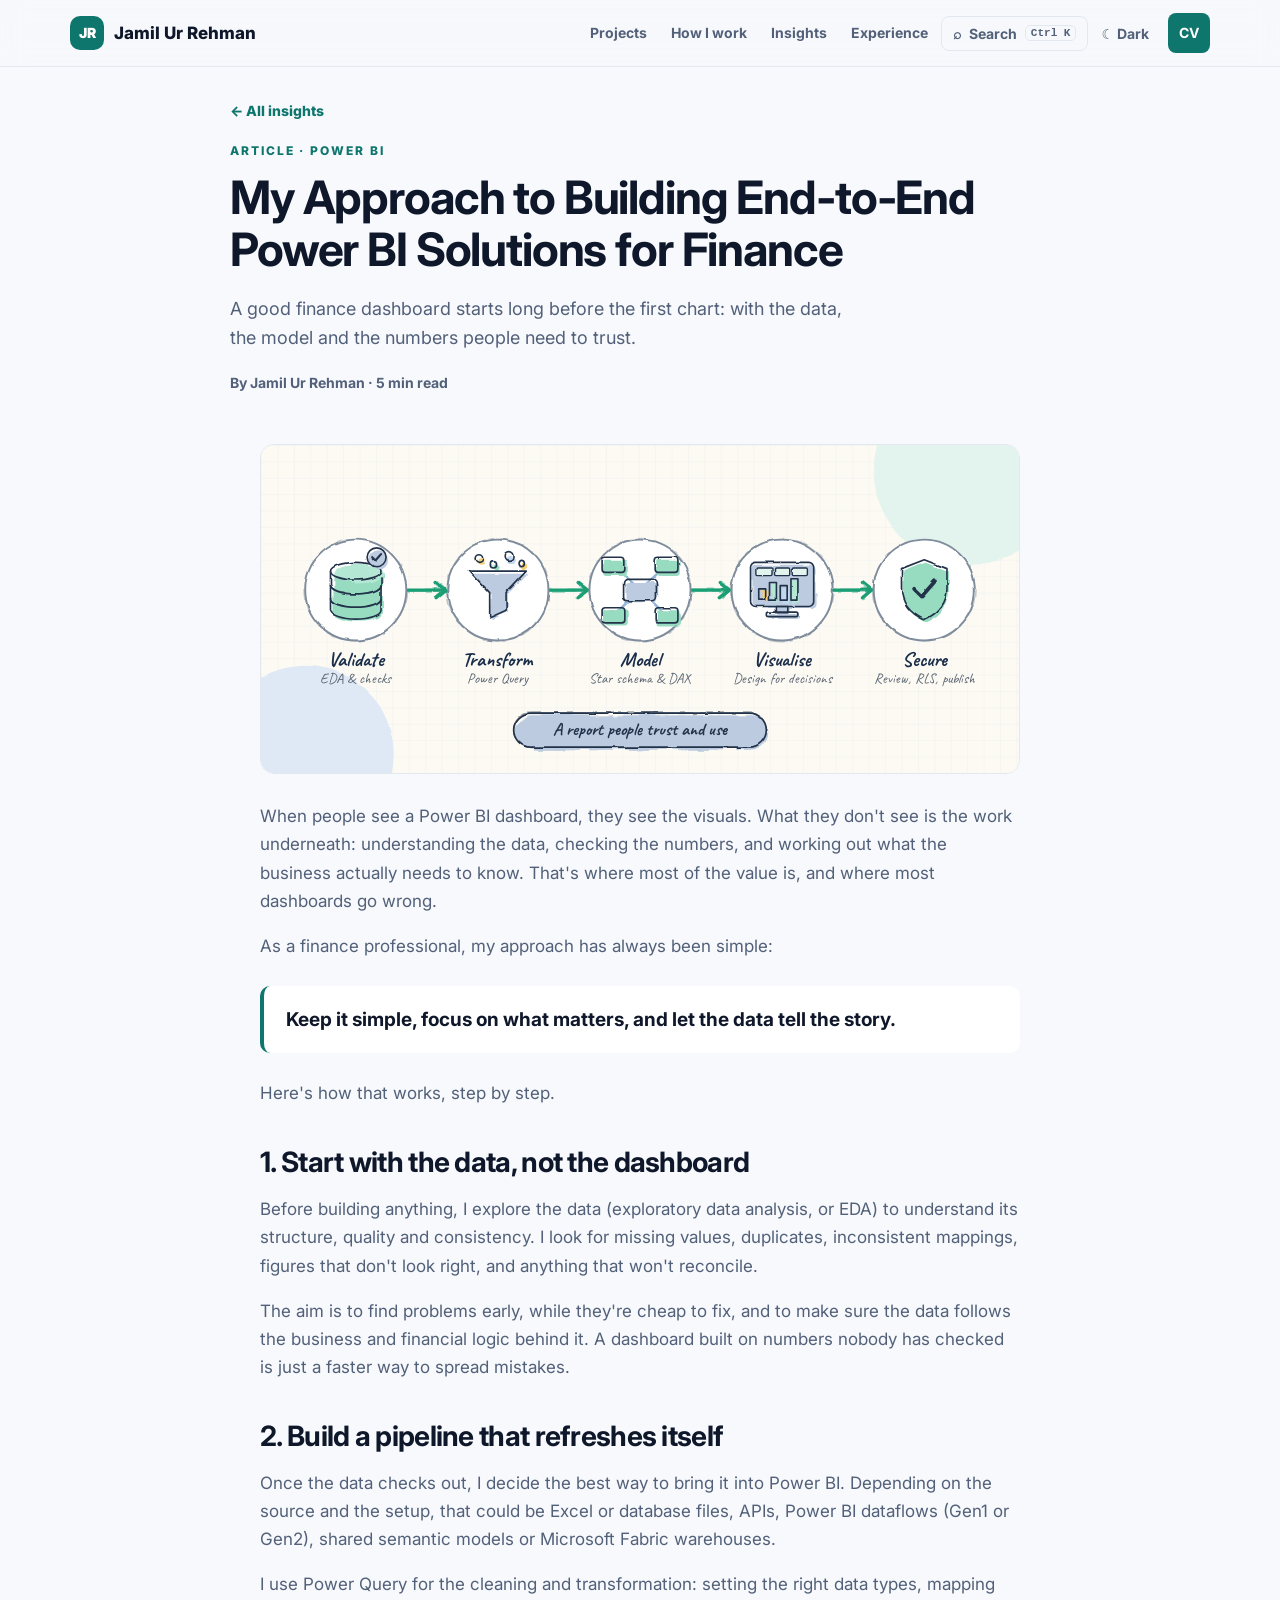
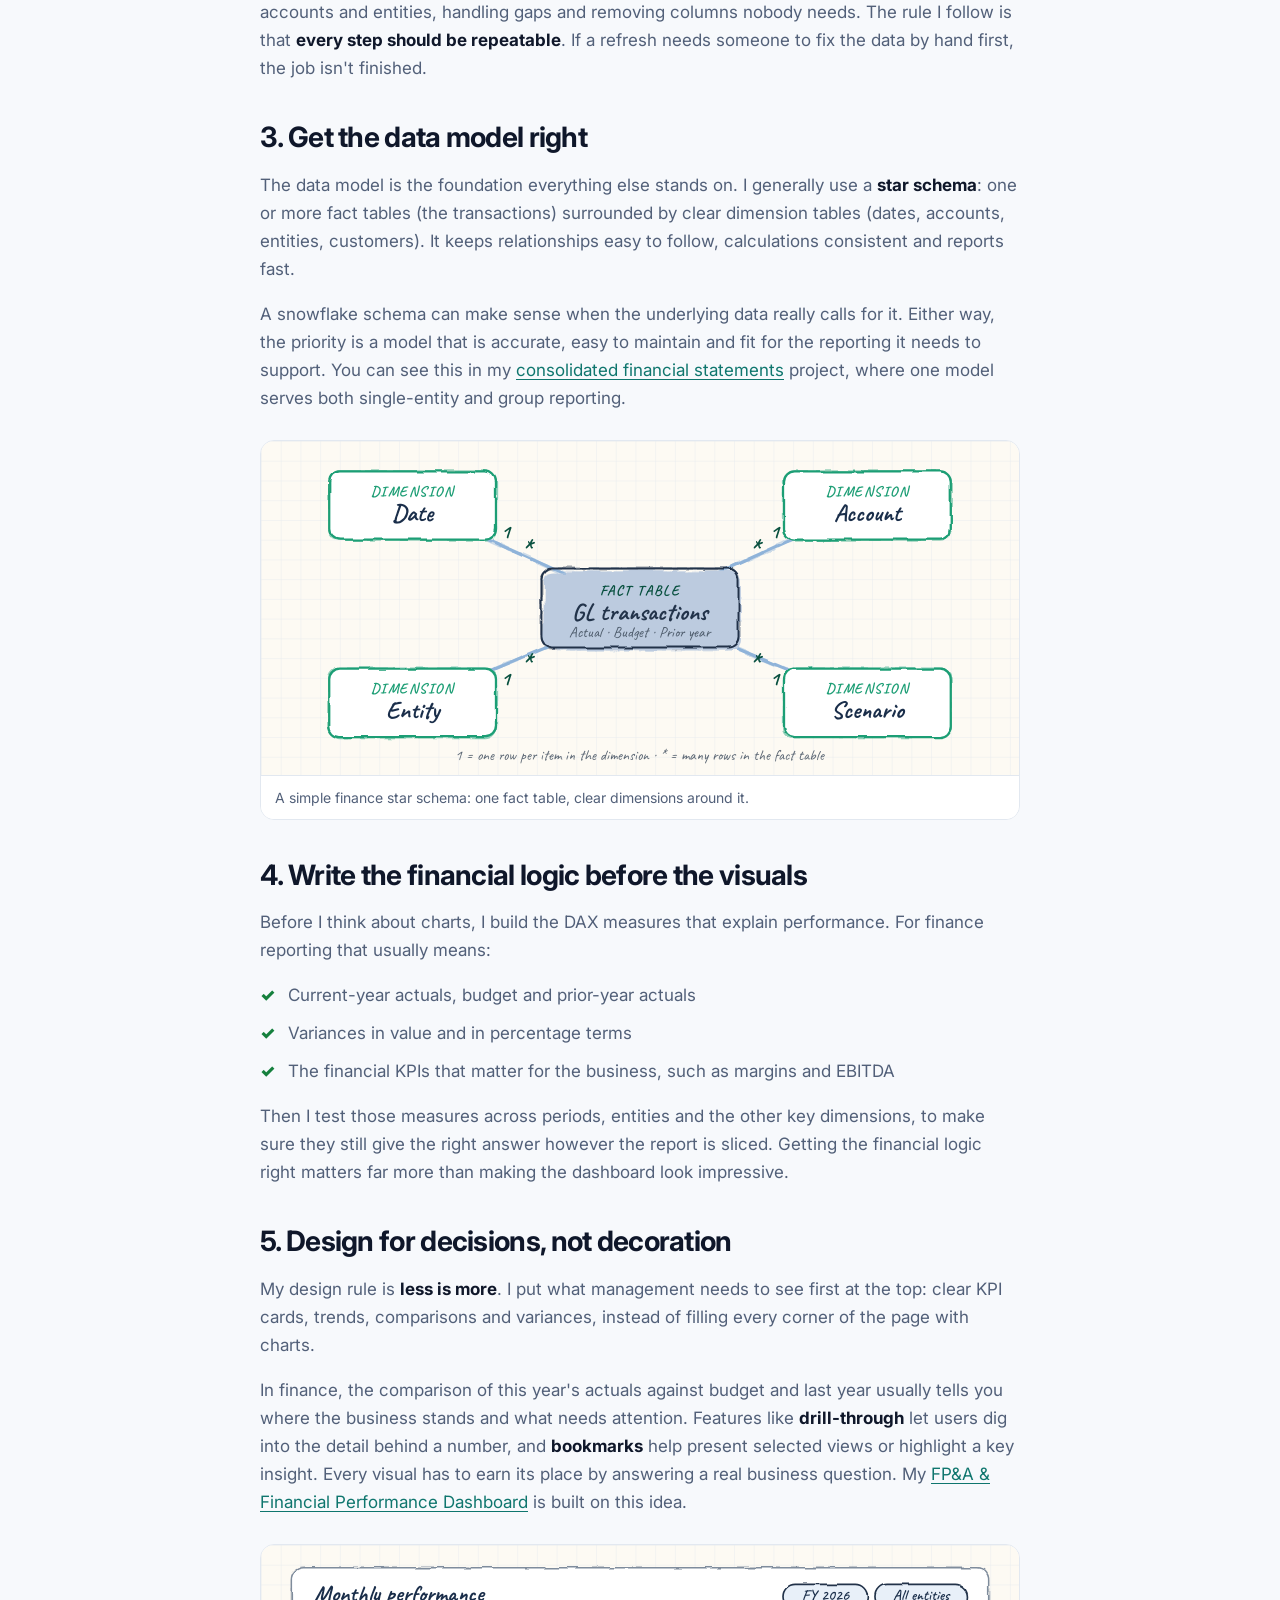
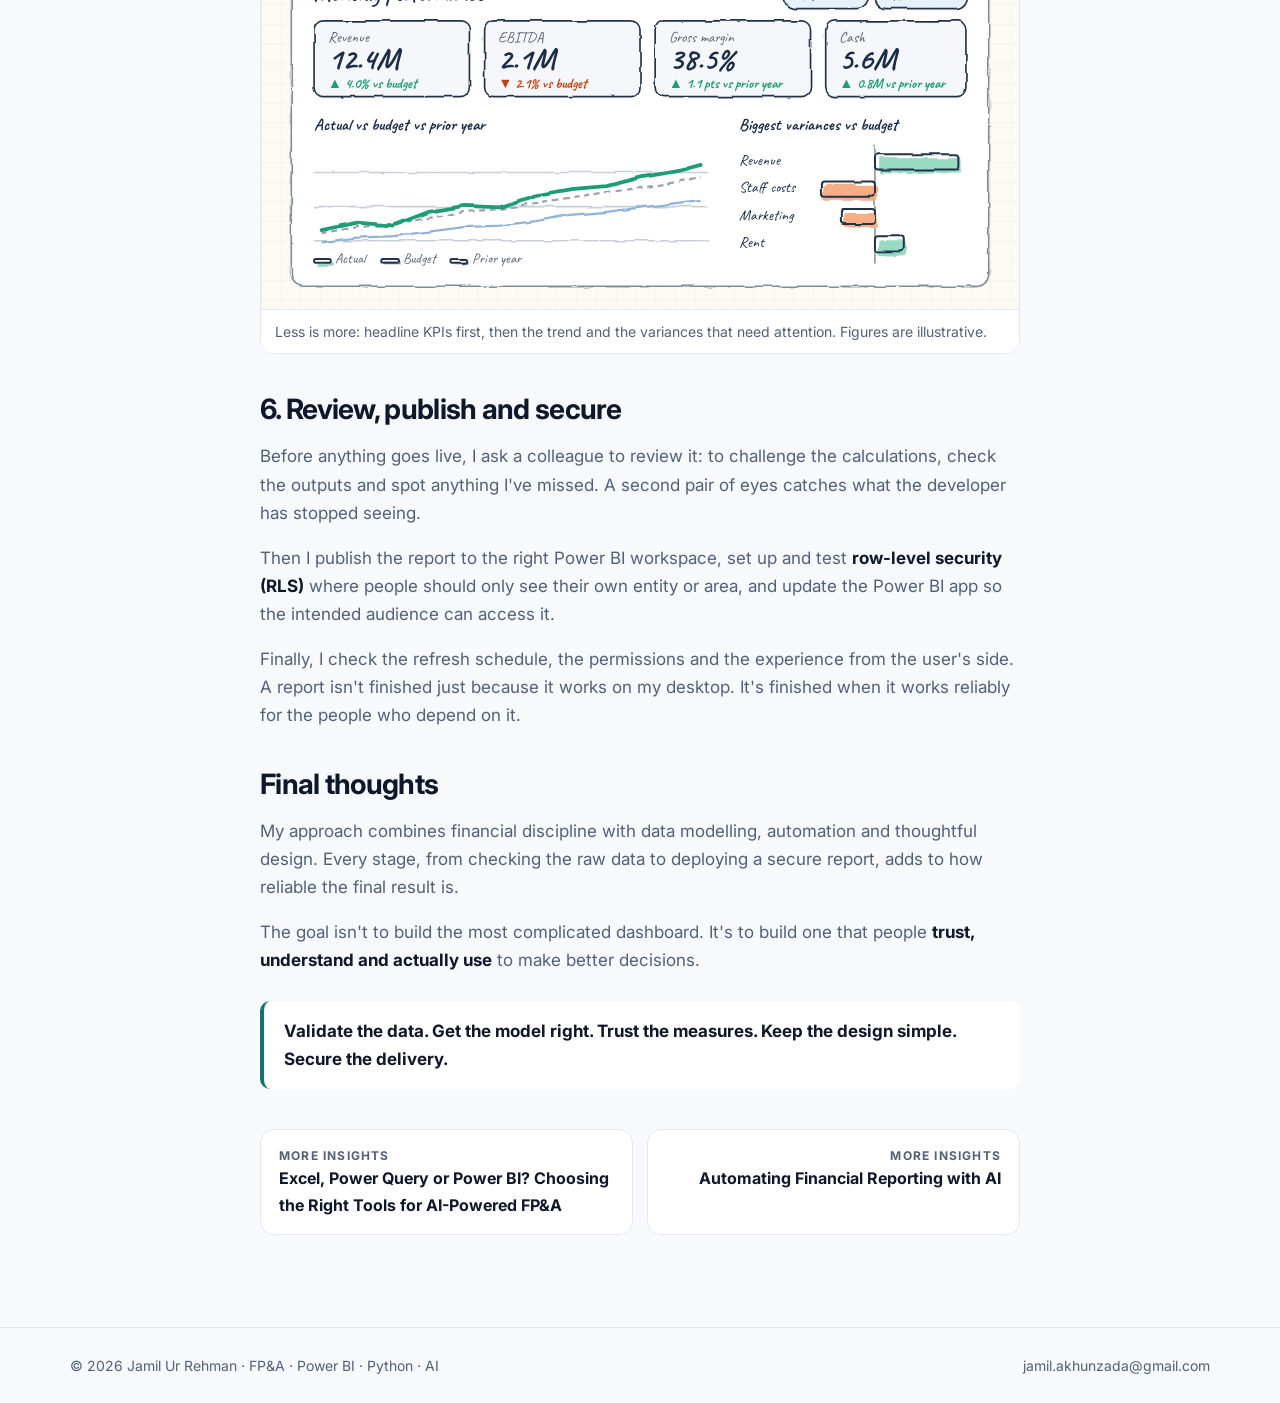
<file: articles/end-to-end-power-bi-for-finance.html>
<!doctype html>
<html lang="en" data-theme="light" data-root="../">
<head>
<meta charset="utf-8">
<meta name="viewport" content="width=device-width, initial-scale=1, viewport-fit=cover">
<title>My Approach to End-to-End Power BI for Finance | Jamil Ur Rehman</title>
<meta name="description" content="How I build Power BI solutions for finance, from validating raw data and designing the model to DAX, report design, peer review and secure deployment.">
<meta property="og:title" content="My Approach to End-to-End Power BI for Finance | Jamil Ur Rehman">
<link rel="icon" href="data:image/svg+xml,%3Csvg xmlns='http://www.w3.org/2000/svg' viewBox='0 0 64 64'%3E%3Crect width='64' height='64' rx='14' fill='%230f766e'/%3E%3Ctext x='32' y='42' font-family='Arial' font-weight='900' font-size='26' text-anchor='middle' fill='%23ffffff'%3EJR%3C/text%3E%3C/svg%3E">
<link rel="preconnect" href="https://fonts.googleapis.com">
<link rel="preconnect" href="https://fonts.gstatic.com" crossorigin>
<link href="https://fonts.googleapis.com/css2?family=Inter:wght@400;500;600;700;800;900&display=swap" rel="stylesheet">
<link rel="stylesheet" href="../assets/css/style.css?v=11">
<script>try{var t=localStorage.getItem("theme");if(t)document.documentElement.setAttribute("data-theme",t)}catch(e){}</script>
</head>
<body>
<div id="prog"></div>
<a class="skip" href="#main">Skip to content</a>
<header class="bar"><div class="wrap">
  <a class="brand" href="../index.html"><i>JR</i><span>Jamil Ur Rehman</span></a>
  <nav class="nav" aria-label="Main">
    <a class="h" href="../index.html#work">Projects</a><a class="h" href="../index.html#how">How I work</a><a class="h" href="../index.html#insights">Insights</a><a class="h" href="../index.html#experience">Experience</a>
    <button class="kbtn" type="button" data-cmd aria-label="Search the portfolio (Ctrl+K)">⌕ <span>Search</span> <kbd>Ctrl K</kbd></button>
    <button id="th" type="button" aria-pressed="false">☀ Light</button>
    <a class="cv" href="../assets/files/Jamil-Ur-Rehman-CV.pdf?v=4" target="_blank" rel="noopener">CV</a>
  </nav>
</div></header>

<main class="wrap" id="main">
<section class="phero" style="max-width:820px;margin:auto">
    <a class="crumb" href="../index.html#insights">← All insights</a>
    <span class="eye">Article · Power BI</span>
    <h1>My Approach to Building End-to-End Power BI Solutions for Finance</h1>
    <p class="lead">A good finance dashboard starts long before the first chart: with the data, the model and the
      numbers people need to trust.</p>
    <div class="byline">By Jamil Ur Rehman · 5 min read</div>
  </section>
<article class="prose">
    <figure class="art">
      <img src="../assets/img/insights/powerbi-hero.svg?v=3" alt="Five stages of a Power BI build: validate, transform, model, visualise and secure">
    </figure>

    <p>When people see a Power BI dashboard, they see the visuals. What they don't see is the work underneath:
      understanding the data, checking the numbers, and working out what the business actually needs to know.
      That's where most of the value is, and where most dashboards go wrong.</p>

    <p>As a finance professional, my approach has always been simple:</p>

    <blockquote>Keep it simple, focus on what matters, and let the data tell the story.</blockquote>

    <p>Here's how that works, step by step.</p>

    <h2>1. Start with the data, not the dashboard</h2>
    <p>Before building anything, I explore the data (exploratory data analysis, or EDA) to understand its
      structure, quality and consistency. I look for missing values, duplicates, inconsistent mappings, figures
      that don't look right, and anything that won't reconcile.</p>
    <p>The aim is to find problems early, while they're cheap to fix, and to make sure the data follows the
      business and financial logic behind it. A dashboard built on numbers nobody has checked is just a
      faster way to spread mistakes.</p>

    <h2>2. Build a pipeline that refreshes itself</h2>
    <p>Once the data checks out, I decide the best way to bring it into Power BI. Depending on the source and the
      setup, that could be Excel or database files, APIs, Power BI dataflows (Gen1 or Gen2), shared semantic models
      or Microsoft Fabric warehouses.</p>
    <p>I use Power Query for the cleaning and transformation: setting the right data types, mapping accounts and
      entities, handling gaps and removing columns nobody needs. The rule I follow is that <b>every step should be
      repeatable</b>. If a refresh needs someone to fix the data by hand first, the job isn't finished.</p>

    <h2>3. Get the data model right</h2>
    <p>The data model is the foundation everything else stands on. I generally use a <b>star schema</b>: one or more
      fact tables (the transactions) surrounded by clear dimension tables (dates, accounts, entities, customers).
      It keeps relationships easy to follow, calculations consistent and reports fast.</p>
    <p>A snowflake schema can make sense when the underlying data really calls for it. Either way, the priority is
      a model that is accurate, easy to maintain and fit for the reporting it needs to support. You can see this in
      my <a href="../projects/consolidation.html">consolidated financial statements</a> project, where one model
      serves both single-entity and group reporting.</p>

    <figure class="art">
      <img src="../assets/img/insights/star-schema.svg?v=3" alt="Star schema with a GL transactions fact table linked to Date, Account, Entity and Scenario dimensions">
      <figcaption>A simple finance star schema: one fact table, clear dimensions around it.</figcaption>
    </figure>

    <h2>4. Write the financial logic before the visuals</h2>
    <p>Before I think about charts, I build the DAX measures that explain performance. For finance reporting that
      usually means:</p>
    <ul class="ticks">
      <li>Current-year actuals, budget and prior-year actuals</li>
      <li>Variances in value and in percentage terms</li>
      <li>The financial KPIs that matter for the business, such as margins and EBITDA</li>
    </ul>
    <p>Then I test those measures across periods, entities and the other key dimensions, to make sure they still
      give the right answer however the report is sliced. Getting the financial logic right matters far more than
      making the dashboard look impressive.</p>

    <h2>5. Design for decisions, not decoration</h2>
    <p>My design rule is <b>less is more</b>. I put what management needs to see first at the top: clear KPI cards,
      trends, comparisons and variances, instead of filling every corner of the page with charts.</p>
    <p>In finance, the comparison of this year's actuals against budget and last year usually tells you where the
      business stands and what needs attention. Features like <b>drill-through</b> let users dig into the detail
      behind a number, and <b>bookmarks</b> help present selected views or highlight a key insight. Every visual has
      to earn its place by answering a real business question. My
      <a href="../projects/fpa-dashboard.html">FP&amp;A &amp; Financial Performance Dashboard</a> is built on this idea.</p>

    <figure class="art">
      <img src="../assets/img/insights/dashboard-layout.svg?v=3" alt="Example dashboard with four KPI cards, an actual vs budget vs prior year trend and a variance chart">
      <figcaption>Less is more: headline KPIs first, then the trend and the variances that need attention. Figures are illustrative.</figcaption>
    </figure>

    <h2>6. Review, publish and secure</h2>
    <p>Before anything goes live, I ask a colleague to review it: to challenge the calculations, check the outputs
      and spot anything I've missed. A second pair of eyes catches what the developer has stopped seeing.</p>
    <p>Then I publish the report to the right Power BI workspace, set up and test <b>row-level security (RLS)</b>
      where people should only see their own entity or area, and update the Power BI app so the intended audience
      can access it.</p>
    <p>Finally, I check the refresh schedule, the permissions and the experience from the user's side. A report
      isn't finished just because it works on my desktop. It's finished when it works reliably for the people
      who depend on it.</p>

    <h2>Final thoughts</h2>
    <p>My approach combines financial discipline with data modelling, automation and thoughtful design. Every stage,
      from checking the raw data to deploying a secure report, adds to how reliable the final result is.</p>
    <p>The goal isn't to build the most complicated dashboard. It's to build one that people <b>trust, understand
      and actually use</b> to make better decisions.</p>

    <div class="callout"><p><b>Validate the data. Get the model right. Trust the measures. Keep the design simple. Secure the delivery.</b></p></div>
  </article>
<nav class="pn" style="max-width:760px;margin:40px auto 0" aria-label="More insights"><a href="excel-power-query-power-bi.html"><small>More insights</small><b>Excel, Power Query or Power BI? Choosing the Right Tools for AI-Powered FP&amp;A</b></a><a href="automating-financial-reporting.html"><small>More insights</small><b>Automating Financial Reporting with AI</b></a></nav>
</main>

<footer><div class="wrap"><span>© <span id="year">2026</span> Jamil Ur Rehman · FP&amp;A · Power BI · Python · AI</span><span><a href="mailto:jamil.akhunzada@gmail.com">jamil.akhunzada@gmail.com</a></span></div></footer>
<script src="../assets/js/site.js?v=6"></script>
</body>
</html>
</file>
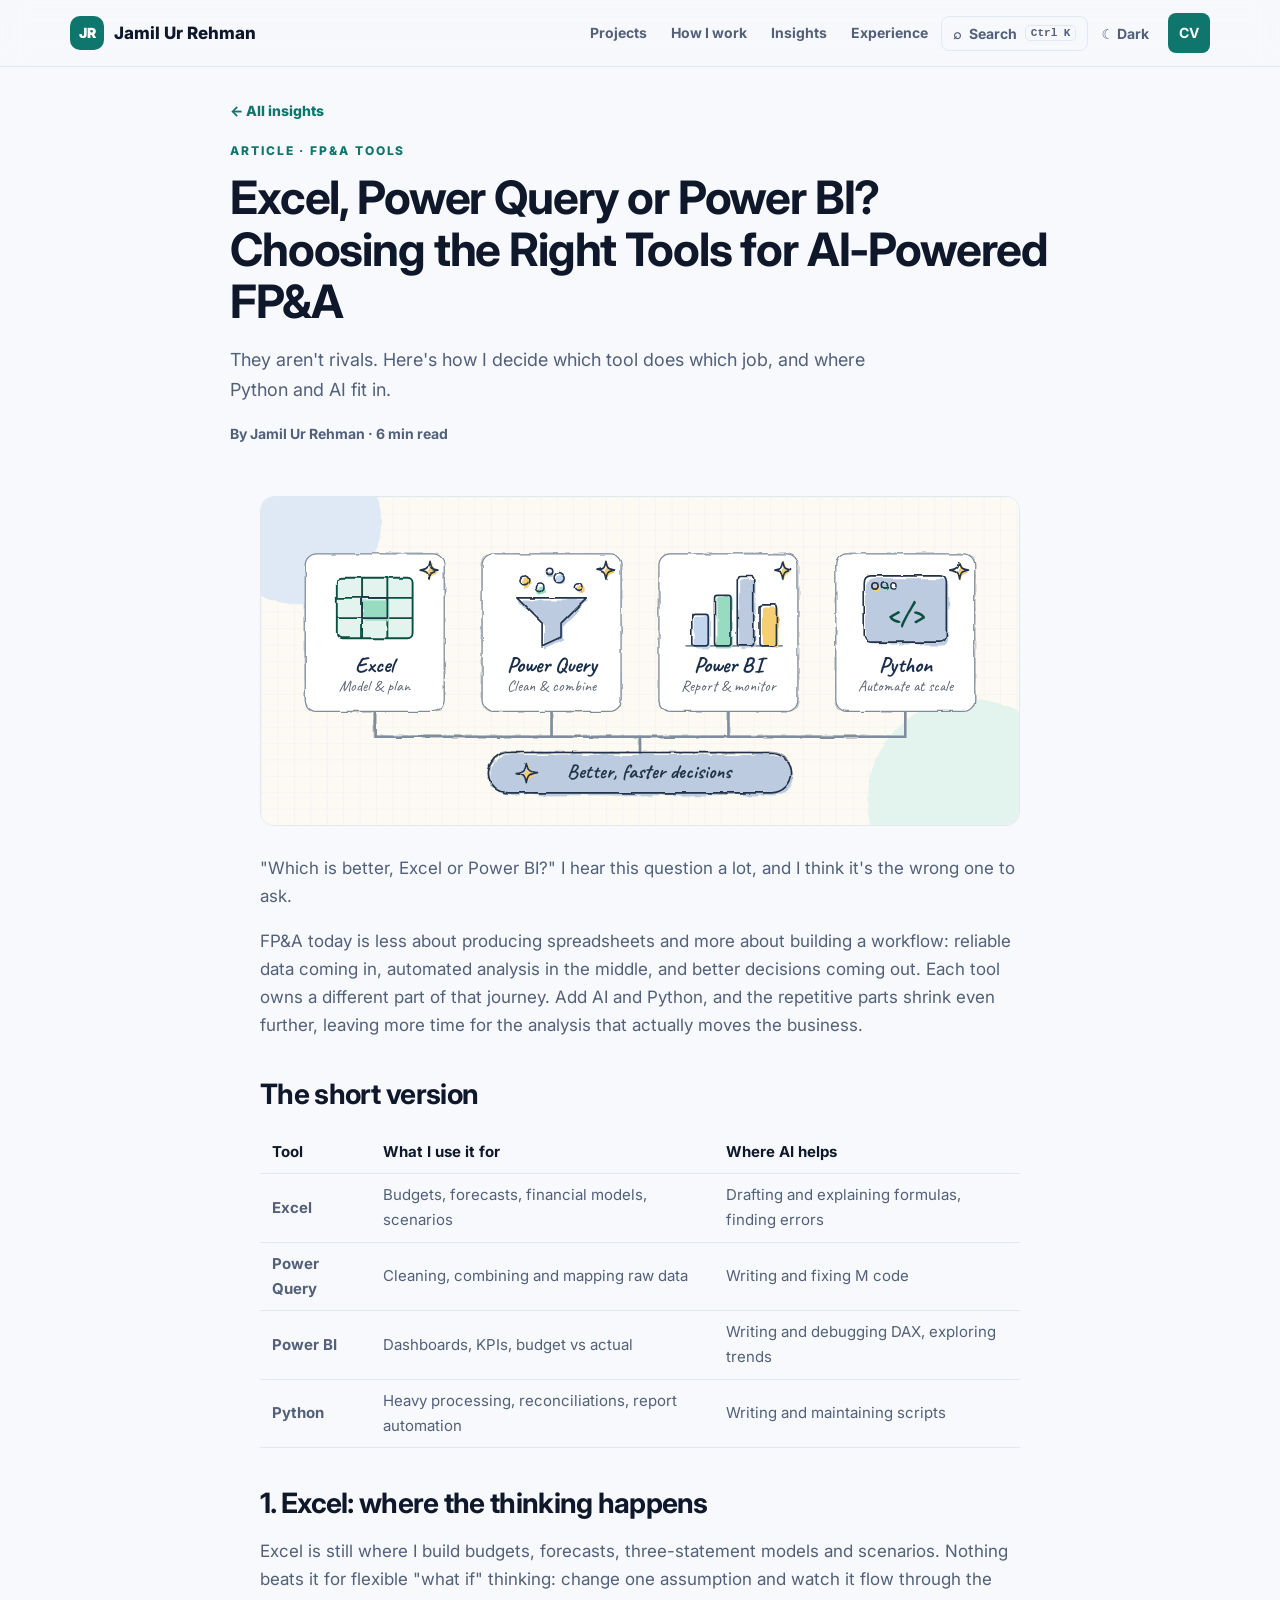
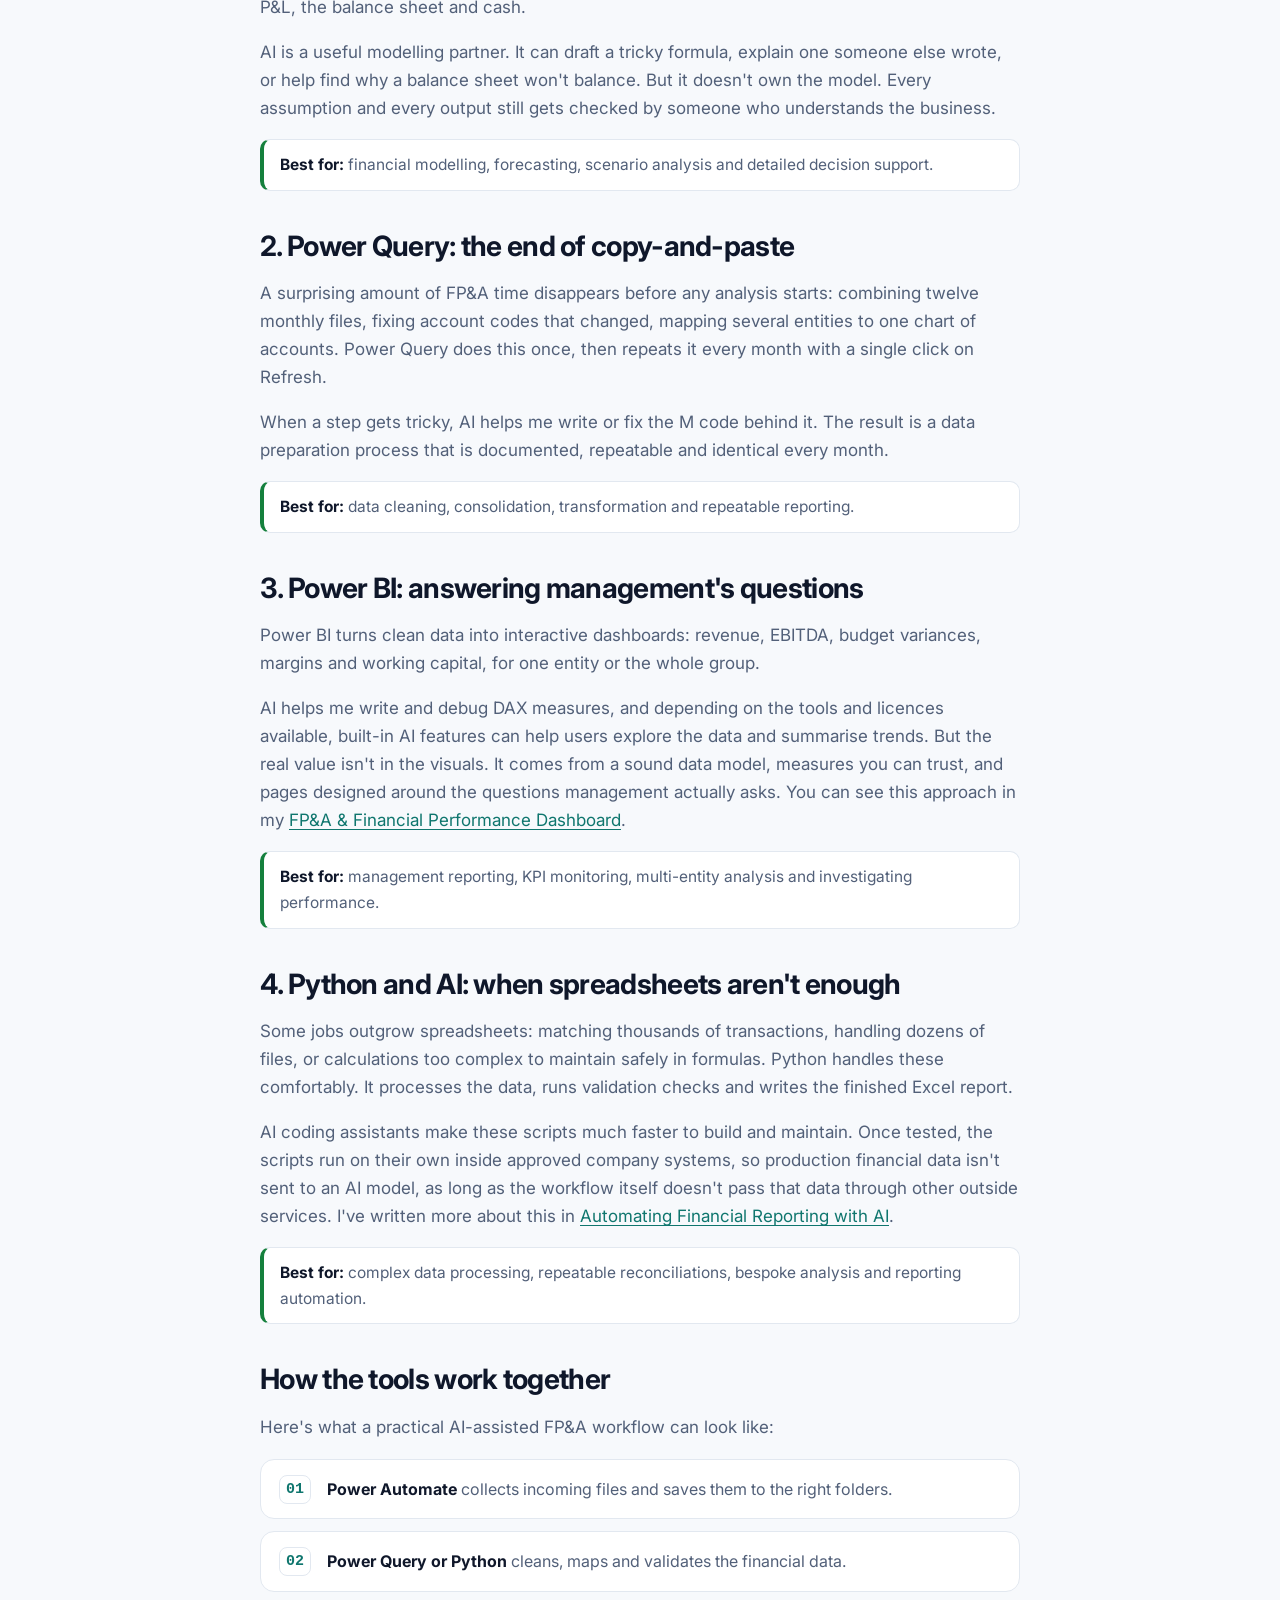
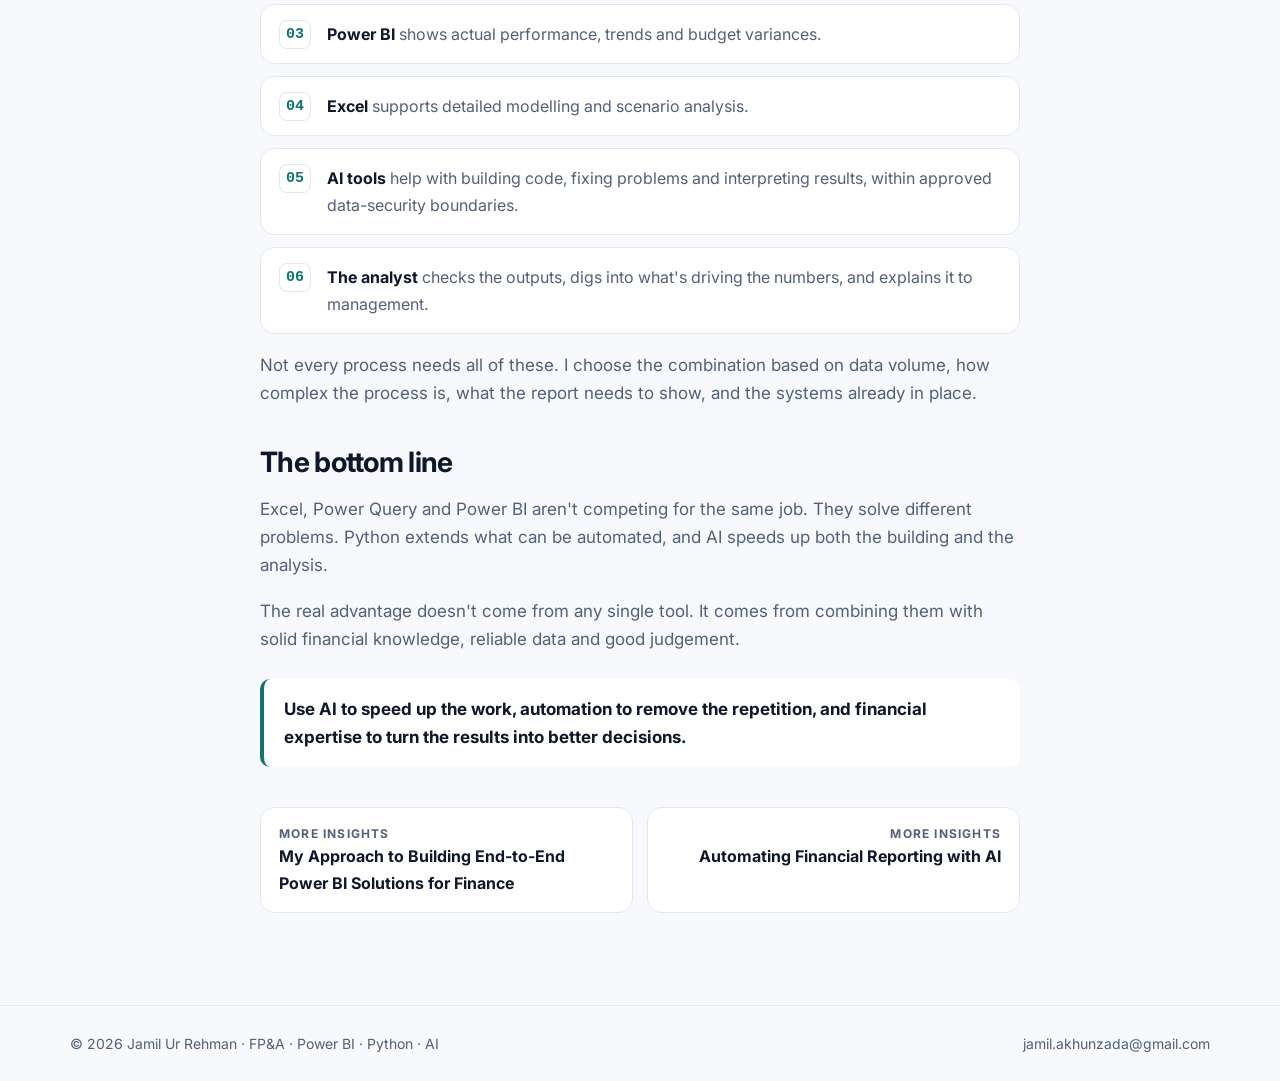
<file: articles/excel-power-query-power-bi.html>
<!doctype html>
<html lang="en" data-theme="light" data-root="../">
<head>
<meta charset="utf-8">
<meta name="viewport" content="width=device-width, initial-scale=1, viewport-fit=cover">
<title>Excel, Power Query or Power BI? | Jamil Ur Rehman</title>
<meta name="description" content="How Excel, Power Query, Power BI, Python and AI each fit into a modern FP&A workflow, and how to choose the right tool for each job.">
<meta property="og:title" content="Excel, Power Query or Power BI? | Jamil Ur Rehman">
<link rel="icon" href="data:image/svg+xml,%3Csvg xmlns='http://www.w3.org/2000/svg' viewBox='0 0 64 64'%3E%3Crect width='64' height='64' rx='14' fill='%230f766e'/%3E%3Ctext x='32' y='42' font-family='Arial' font-weight='900' font-size='26' text-anchor='middle' fill='%23ffffff'%3EJR%3C/text%3E%3C/svg%3E">
<link rel="preconnect" href="https://fonts.googleapis.com">
<link rel="preconnect" href="https://fonts.gstatic.com" crossorigin>
<link href="https://fonts.googleapis.com/css2?family=Inter:wght@400;500;600;700;800;900&display=swap" rel="stylesheet">
<link rel="stylesheet" href="../assets/css/style.css?v=11">
<script>try{var t=localStorage.getItem("theme");if(t)document.documentElement.setAttribute("data-theme",t)}catch(e){}</script>
</head>
<body>
<div id="prog"></div>
<a class="skip" href="#main">Skip to content</a>
<header class="bar"><div class="wrap">
  <a class="brand" href="../index.html"><i>JR</i><span>Jamil Ur Rehman</span></a>
  <nav class="nav" aria-label="Main">
    <a class="h" href="../index.html#work">Projects</a><a class="h" href="../index.html#how">How I work</a><a class="h" href="../index.html#insights">Insights</a><a class="h" href="../index.html#experience">Experience</a>
    <button class="kbtn" type="button" data-cmd aria-label="Search the portfolio (Ctrl+K)">⌕ <span>Search</span> <kbd>Ctrl K</kbd></button>
    <button id="th" type="button" aria-pressed="false">☀ Light</button>
    <a class="cv" href="../assets/files/Jamil-Ur-Rehman-CV.pdf?v=4" target="_blank" rel="noopener">CV</a>
  </nav>
</div></header>

<main class="wrap" id="main">
<section class="phero" style="max-width:820px;margin:auto">
    <a class="crumb" href="../index.html#insights">← All insights</a>
    <span class="eye">Article · FP&amp;A tools</span>
    <h1>Excel, Power Query or Power BI? Choosing the Right Tools for AI-Powered FP&amp;A</h1>
    <p class="lead">They aren't rivals. Here's how I decide which tool does which job, and where Python and AI fit in.</p>
    <div class="byline">By Jamil Ur Rehman · 6 min read</div>
  </section>
<article class="prose">
    <figure class="art">
      <img src="../assets/img/insights/tools-hero.svg?v=3" alt="Excel, Power Query, Power BI and Python each do a different job and feed into better decisions">
    </figure>

    <p>"Which is better, Excel or Power BI?" I hear this question a lot, and I think it's the wrong one to ask.</p>

    <p>FP&amp;A today is less about producing spreadsheets and more about building a workflow: reliable data
      coming in, automated analysis in the middle, and better decisions coming out. Each tool owns a different part
      of that journey. Add AI and Python, and the repetitive parts shrink even further, leaving more time for the
      analysis that actually moves the business.</p>

    <h2>The short version</h2>
    <table class="simple">
      <thead><tr><th>Tool</th><th>What I use it for</th><th>Where AI helps</th></tr></thead>
      <tbody>
        <tr><td><b>Excel</b></td><td>Budgets, forecasts, financial models, scenarios</td><td>Drafting and explaining formulas, finding errors</td></tr>
        <tr><td><b>Power Query</b></td><td>Cleaning, combining and mapping raw data</td><td>Writing and fixing M code</td></tr>
        <tr><td><b>Power BI</b></td><td>Dashboards, KPIs, budget vs actual</td><td>Writing and debugging DAX, exploring trends</td></tr>
        <tr><td><b>Python</b></td><td>Heavy processing, reconciliations, report automation</td><td>Writing and maintaining scripts</td></tr>
      </tbody>
    </table>

    <h2>1. Excel: where the thinking happens</h2>
    <p>Excel is still where I build budgets, forecasts, three-statement models and scenarios. Nothing beats it for
      flexible "what if" thinking: change one assumption and watch it flow through the P&amp;L, the balance sheet
      and cash.</p>
    <p>AI is a useful modelling partner. It can draft a tricky formula, explain one someone else wrote, or help find
      why a balance sheet won't balance. But it doesn't own the model. Every assumption and every output still gets
      checked by someone who understands the business.</p>
    <p class="best"><b>Best for:</b> financial modelling, forecasting, scenario analysis and detailed decision support.</p>

    <h2>2. Power Query: the end of copy-and-paste</h2>
    <p>A surprising amount of FP&amp;A time disappears before any analysis starts: combining twelve monthly files,
      fixing account codes that changed, mapping several entities to one chart of accounts. Power Query does this
      once, then repeats it every month with a single click on Refresh.</p>
    <p>When a step gets tricky, AI helps me write or fix the M code behind it. The result is a data preparation
      process that is documented, repeatable and identical every month.</p>
    <p class="best"><b>Best for:</b> data cleaning, consolidation, transformation and repeatable reporting.</p>

    <h2>3. Power BI: answering management's questions</h2>
    <p>Power BI turns clean data into interactive dashboards: revenue, EBITDA, budget variances, margins and working
      capital, for one entity or the whole group.</p>
    <p>AI helps me write and debug DAX measures, and depending on the tools and licences available, built-in AI
      features can help users explore the data and summarise trends. But the real value isn't in the visuals. It comes
      from a sound data model, measures you can trust, and pages designed around the questions management actually
      asks. You can see this approach in my <a href="../projects/fpa-dashboard.html">FP&amp;A &amp; Financial Performance Dashboard</a>.</p>
    <p class="best"><b>Best for:</b> management reporting, KPI monitoring, multi-entity analysis and investigating performance.</p>

    <h2>4. Python and AI: when spreadsheets aren't enough</h2>
    <p>Some jobs outgrow spreadsheets: matching thousands of transactions, handling dozens of files, or calculations
      too complex to maintain safely in formulas. Python handles these comfortably. It processes the data, runs
      validation checks and writes the finished Excel report.</p>
    <p>AI coding assistants make these scripts much faster to build and maintain. Once tested, the scripts run on their
      own inside approved company systems, so production financial data isn't sent to an AI model, as long as the
      workflow itself doesn't pass that data through other outside services. I've written more about this in
      <a href="automating-financial-reporting.html">Automating Financial Reporting with AI</a>.</p>
    <p class="best"><b>Best for:</b> complex data processing, repeatable reconciliations, bespoke analysis and reporting automation.</p>

    <h2>How the tools work together</h2>
    <p>Here's what a practical AI-assisted FP&amp;A workflow can look like:</p>
    <ol class="steps">
      <li><b>Power Automate</b> collects incoming files and saves them to the right folders.</li>
      <li><b>Power Query or Python</b> cleans, maps and validates the financial data.</li>
      <li><b>Power BI</b> shows actual performance, trends and budget variances.</li>
      <li><b>Excel</b> supports detailed modelling and scenario analysis.</li>
      <li><b>AI tools</b> help with building code, fixing problems and interpreting results, within approved data-security boundaries.</li>
      <li><b>The analyst</b> checks the outputs, digs into what's driving the numbers, and explains it to management.</li>
    </ol>
    <p>Not every process needs all of these. I choose the combination based on data volume, how complex the process
      is, what the report needs to show, and the systems already in place.</p>

    <h2>The bottom line</h2>
    <p>Excel, Power Query and Power BI aren't competing for the same job. They solve different problems. Python
      extends what can be automated, and AI speeds up both the building and the analysis.</p>
    <p>The real advantage doesn't come from any single tool. It comes from combining them with solid financial
      knowledge, reliable data and good judgement.</p>

    <div class="callout"><p><b>Use AI to speed up the work, automation to remove the repetition, and financial expertise to turn the results into better decisions.</b></p></div>
  </article>
<nav class="pn" style="max-width:760px;margin:40px auto 0" aria-label="More insights"><a href="end-to-end-power-bi-for-finance.html"><small>More insights</small><b>My Approach to Building End-to-End Power BI Solutions for Finance</b></a><a href="automating-financial-reporting.html"><small>More insights</small><b>Automating Financial Reporting with AI</b></a></nav>
</main>

<footer><div class="wrap"><span>© <span id="year">2026</span> Jamil Ur Rehman · FP&amp;A · Power BI · Python · AI</span><span><a href="mailto:jamil.akhunzada@gmail.com">jamil.akhunzada@gmail.com</a></span></div></footer>
<script src="../assets/js/site.js?v=6"></script>
</body>
</html>
</file>
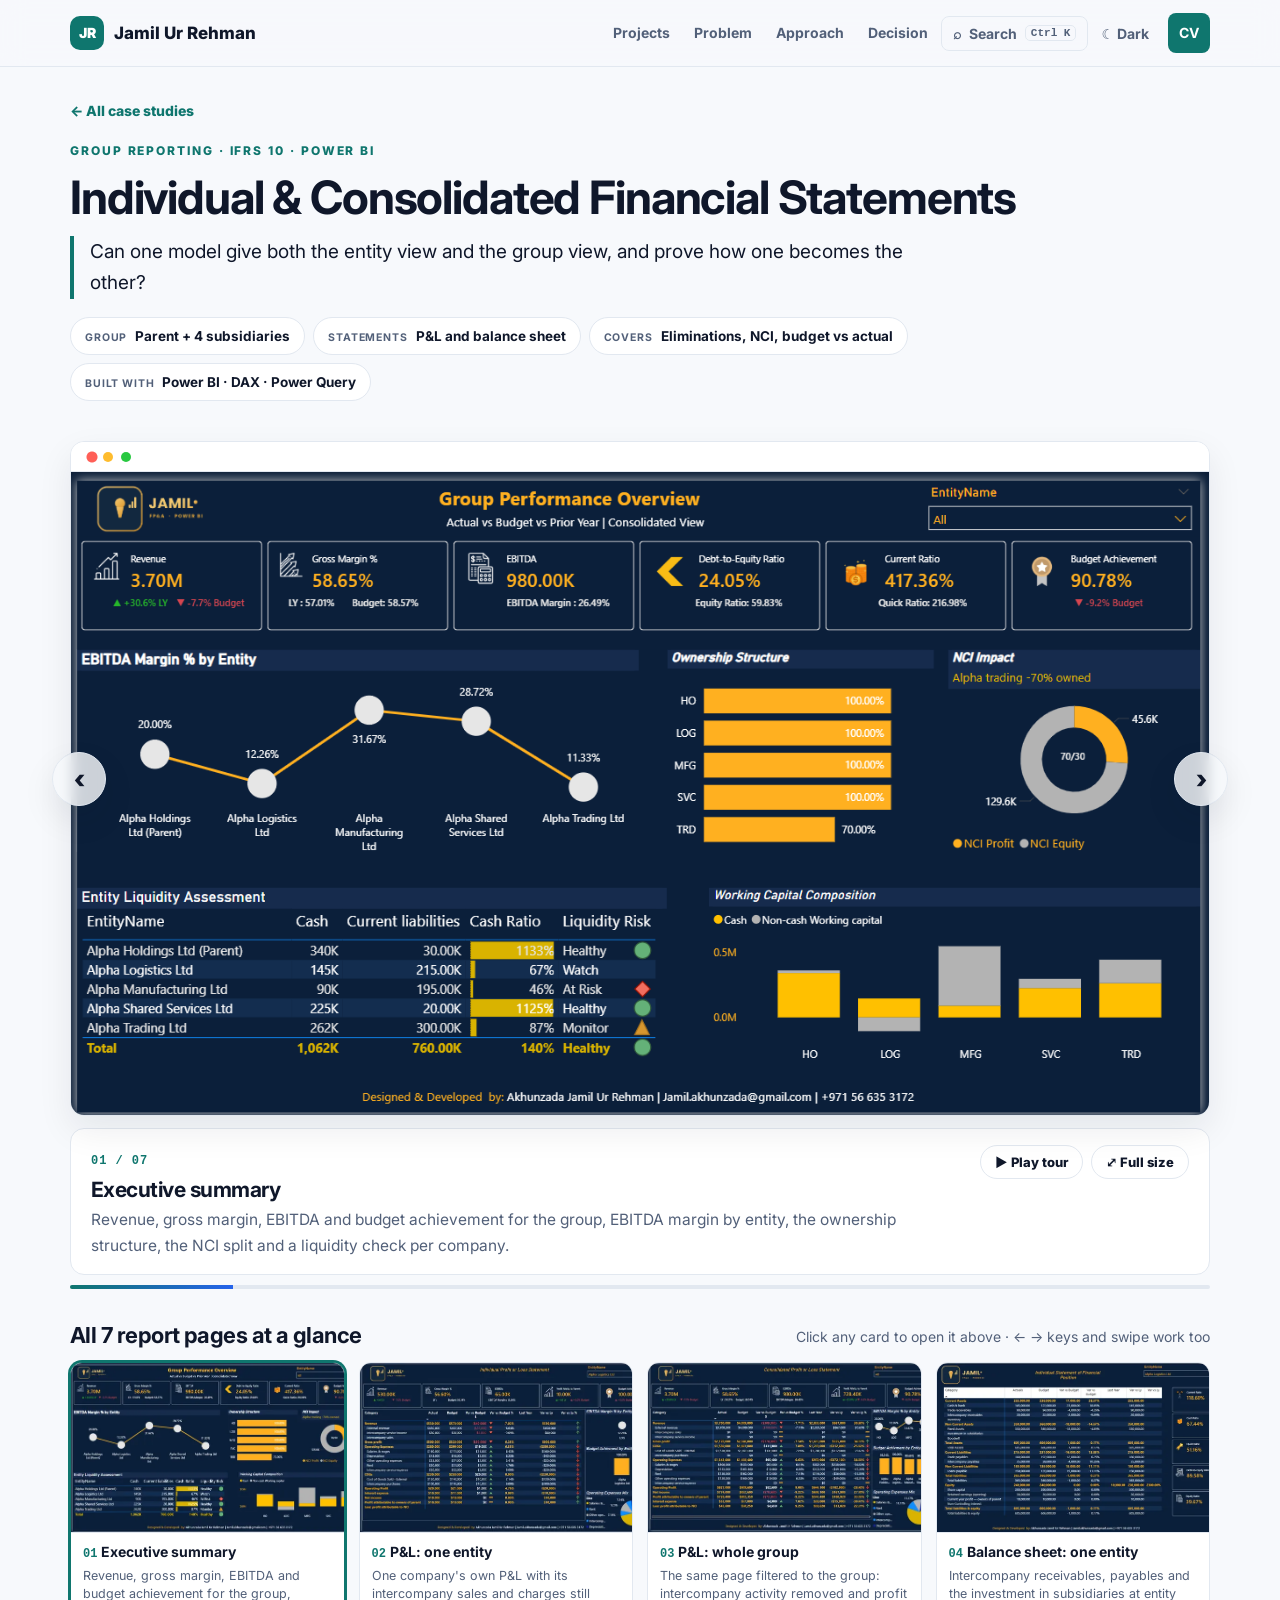
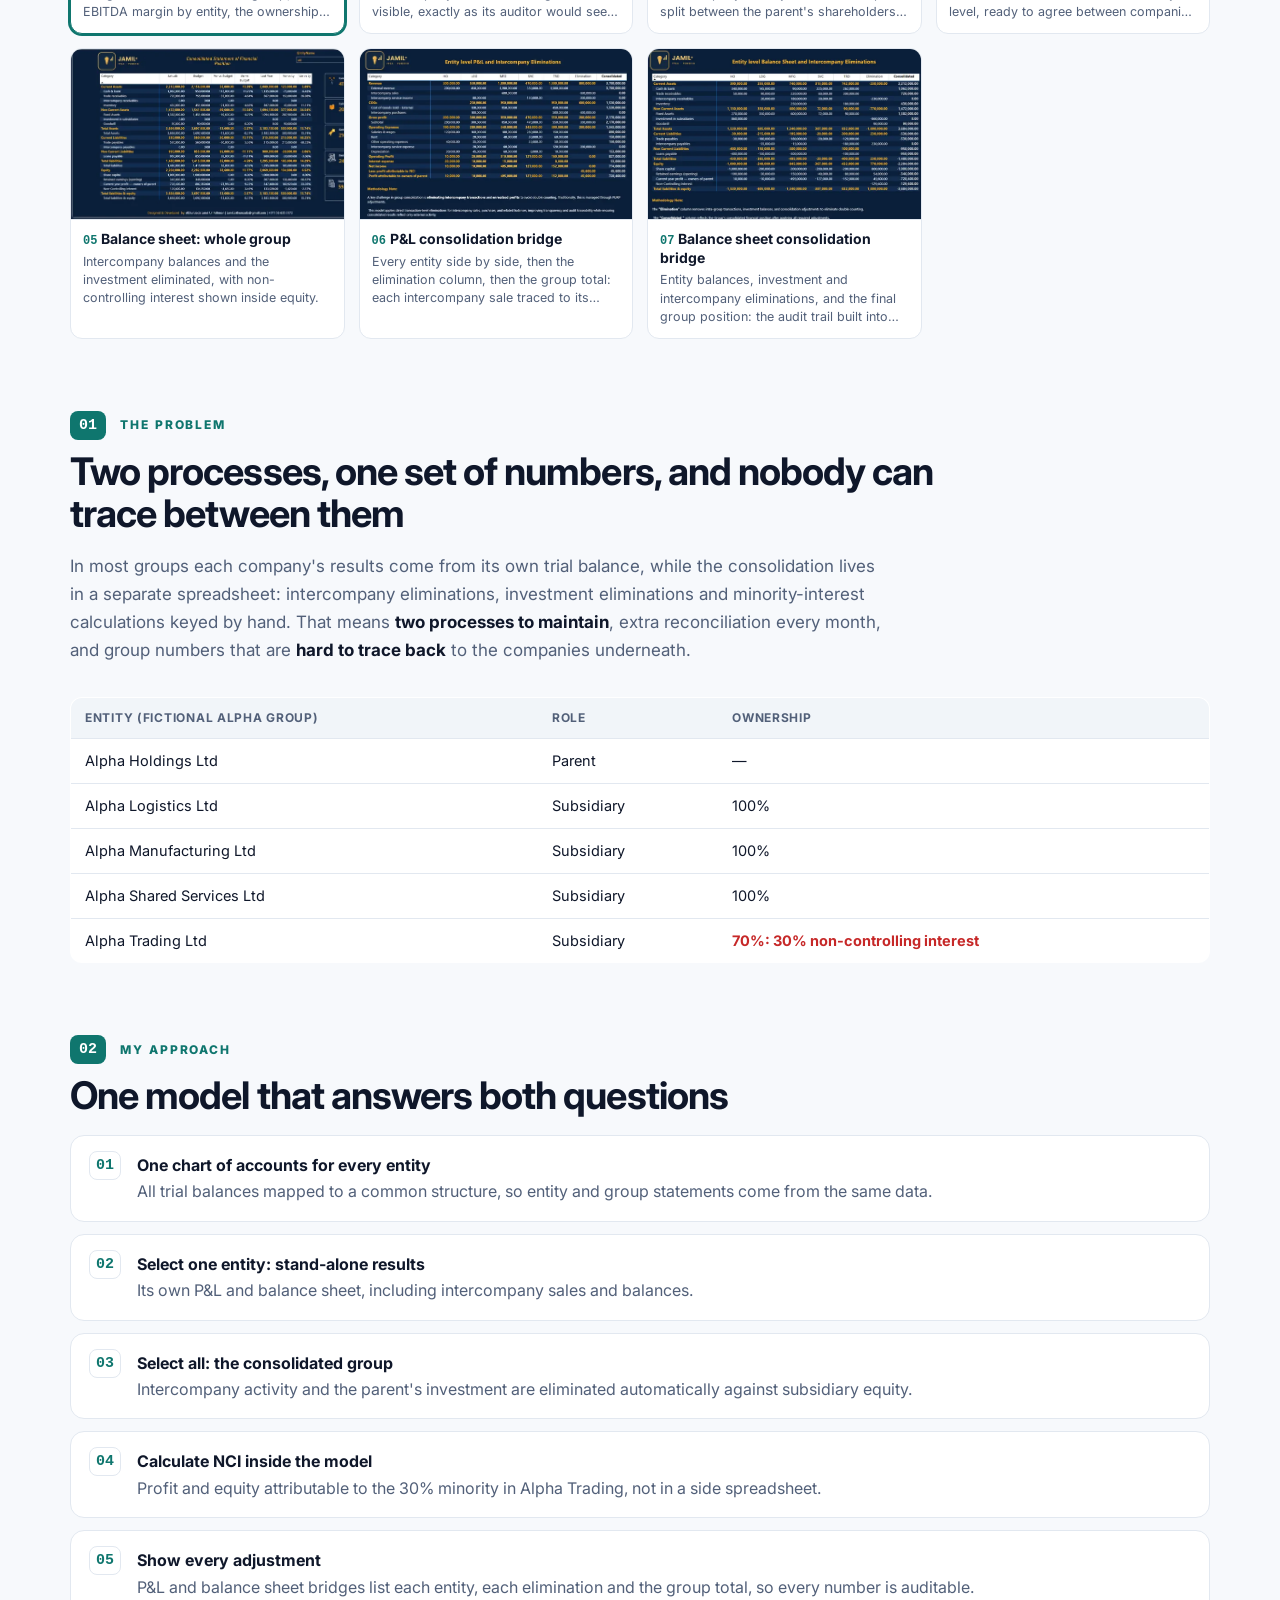
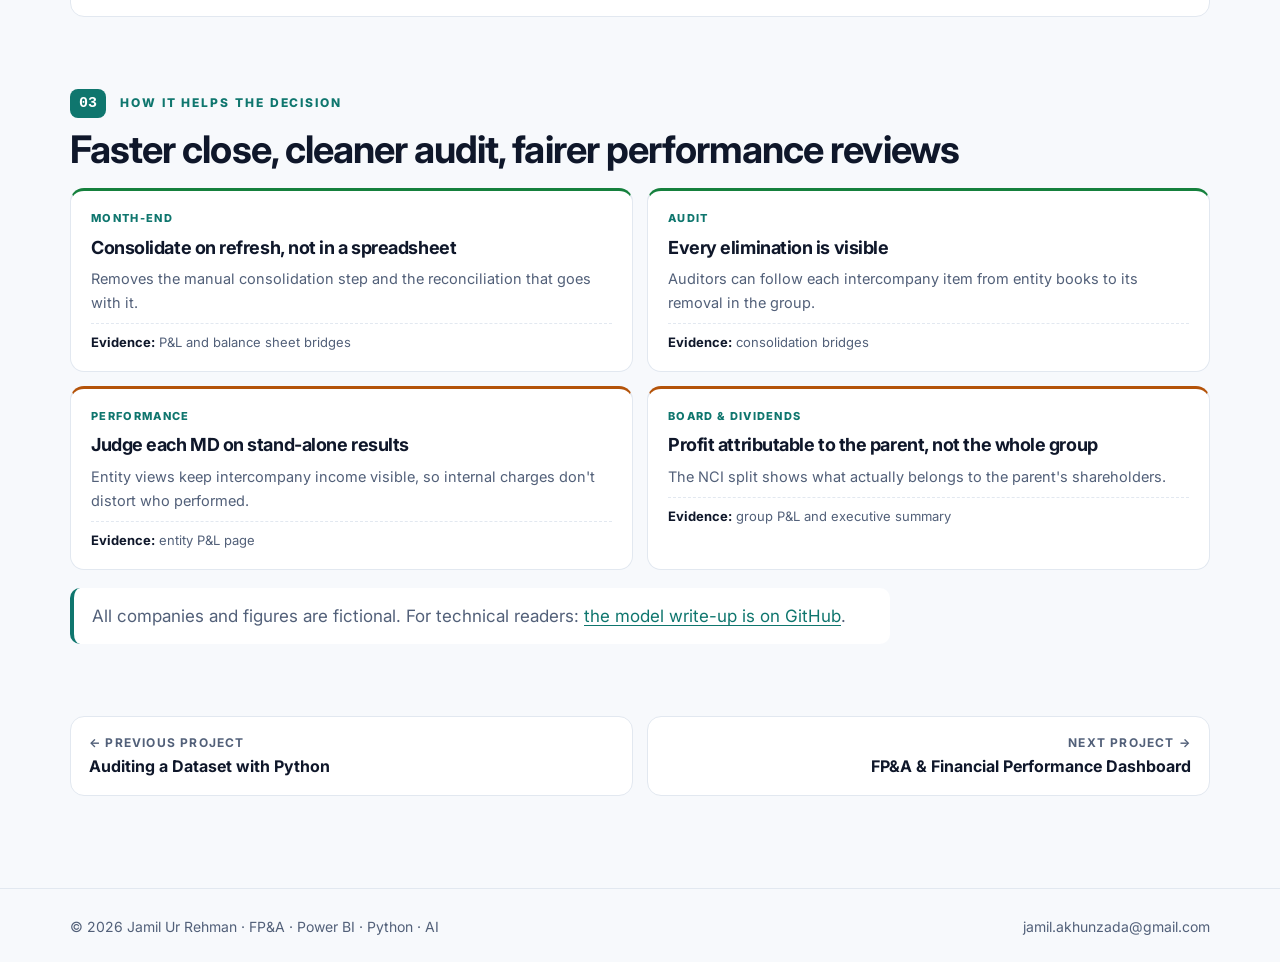
<file: projects/consolidation.html>
<!doctype html>
<html lang="en" data-theme="light" data-root="../">
<head>
<meta charset="utf-8">
<meta name="viewport" content="width=device-width, initial-scale=1, viewport-fit=cover">
<title>Individual &amp; Consolidated Financial Statements | Jamil Ur Rehman</title>
<meta name="description" content="One Power BI model for stand-alone entity statements and the consolidated group, with intercompany eliminations and non-controlling interest.">
<meta property="og:title" content="Individual &amp; Consolidated Financial Statements | Jamil Ur Rehman">
<meta property="og:description" content="One Power BI model for stand-alone entity statements and the consolidated group, with intercompany eliminations and non-controlling interest.">
<meta property="og:image" content="https://jamil-datafinance.github.io/assets/img/consolidation/executive-summary.png">
<link rel="icon" href="data:image/svg+xml,%3Csvg xmlns='http://www.w3.org/2000/svg' viewBox='0 0 64 64'%3E%3Crect width='64' height='64' rx='14' fill='%230f766e'/%3E%3Ctext x='32' y='42' font-family='Arial' font-weight='900' font-size='26' text-anchor='middle' fill='%23ffffff'%3EJR%3C/text%3E%3C/svg%3E">
<link rel="preconnect" href="https://fonts.googleapis.com">
<link rel="preconnect" href="https://fonts.gstatic.com" crossorigin>
<link href="https://fonts.googleapis.com/css2?family=Inter:wght@400;500;600;700;800;900&display=swap" rel="stylesheet">
<link rel="stylesheet" href="../assets/css/style.css?v=11">
<script>try{var t=localStorage.getItem("theme");if(t)document.documentElement.setAttribute("data-theme",t)}catch(e){}</script>
</head>
<body data-project="consolidation">
<div id="prog"></div>
<a class="skip" href="#viewer">Skip to the dashboard</a>
<header class="bar"><div class="wrap">
  <a class="brand" href="../index.html"><i>JR</i><span>Jamil Ur Rehman</span></a>
  <nav class="nav" aria-label="Main">
    <a class="h" href="../index.html#work">Projects</a><a class="h" href="#problem">Problem</a><a class="h" href="#approach">Approach</a><a class="h" href="#decision">Decision</a>
    <button class="kbtn" type="button" data-cmd aria-label="Search the portfolio (Ctrl+K)">⌕ <span>Search</span> <kbd>Ctrl K</kbd></button>
    <button id="th" type="button" aria-pressed="false">☀ Light</button>
    <a class="cv" href="../assets/files/Jamil-Ur-Rehman-CV.pdf?v=4" target="_blank" rel="noopener">CV</a>
  </nav>
</div></header>

<main class="wrap" id="main">
<section class="phero">
  <a class="crumb" href="../index.html#work">← All case studies</a>
  <span class="eye">Group reporting · IFRS 10 · Power BI</span>
  <h1>Individual &amp; Consolidated Financial Statements</h1>
  <p class="q">Can one model give both the entity view and the group view, and prove how one becomes the other?</p>
  
  <div class="facts"><div><small>Group</small><b>Parent + 4 subsidiaries</b></div><div><small>Statements</small><b>P&amp;L and balance sheet</b></div><div><small>Covers</small><b>Eliminations, NCI, budget vs actual</b></div><div><small>Built with</small><b>Power BI · DAX · Power Query</b></div></div>
</section><section class="viewer" id="viewer" data-viewer aria-label="Report pages">
  <div class="vstage">
    <figure class="frame"><i></i><img data-zoom src="../assets/img/consolidation/executive-summary.png" alt="Executive summary"></figure>
    <button type="button" class="vnav prev" aria-label="Previous page">‹</button>
    <button type="button" class="vnav next" aria-label="Next page">›</button>
  </div>
  <div class="vbar">
    <div class="vinfo"><span class="vnum">01 / 07</span><h3 class="vtitle">Executive summary</h3><p class="vdesc">Revenue, gross margin, EBITDA and budget achievement for the group, EBITDA margin by entity, the ownership structure, the NCI split and a liquidity check per company.</p></div>
    <div class="vctl"><button type="button" data-play aria-pressed="false">▶ Play tour</button><button type="button" data-full>⤢ Full size</button></div>
  </div>
  <div class="vprog"><i></i></div>
  <div class="vhead"><h3>All 7 report pages at a glance</h3><span>Click any card to open it above · ← → keys and swipe work too</span></div>
  <div class="vthumbs"><button type="button" class="vt" data-src="../assets/img/consolidation/executive-summary.png" data-title="Executive summary" data-desc="Revenue, gross margin, EBITDA and budget achievement for the group, EBITDA margin by entity, the ownership structure, the NCI split and a liquidity check per company." data-alt="Executive summary" data-group=""><img src="../assets/img/consolidation/thumbs/executive-summary.webp" alt="" loading="lazy"><span><b><i>01</i>Executive summary</b><small>Revenue, gross margin, EBITDA and budget achievement for the group, EBITDA margin by entity, the ownership structure, the NCI split and a liquidity check per company.</small></span></button><button type="button" class="vt" data-src="../assets/img/consolidation/entity-pl.png" data-title="P&amp;L: one entity" data-desc="One company&#x27;s own P&amp;L with its intercompany sales and charges still visible, exactly as its auditor would see it." data-alt="P&amp;L: one entity" data-group=""><img src="../assets/img/consolidation/thumbs/entity-pl.webp" alt="" loading="lazy"><span><b><i>02</i>P&L: one entity</b><small>One company's own P&L with its intercompany sales and charges still visible, exactly as its auditor would see it.</small></span></button><button type="button" class="vt" data-src="../assets/img/consolidation/group-pl.png" data-title="P&amp;L: whole group" data-desc="The same page filtered to the group: intercompany activity removed and profit split between the parent&#x27;s shareholders and the 30% minority." data-alt="P&amp;L: whole group" data-group=""><img src="../assets/img/consolidation/thumbs/group-pl.webp" alt="" loading="lazy"><span><b><i>03</i>P&L: whole group</b><small>The same page filtered to the group: intercompany activity removed and profit split between the parent's shareholders and the 30% minority.</small></span></button><button type="button" class="vt" data-src="../assets/img/consolidation/entity-bs.png" data-title="Balance sheet: one entity" data-desc="Intercompany receivables, payables and the investment in subsidiaries at entity level, ready to agree between companies before close." data-alt="Balance sheet: one entity" data-group=""><img src="../assets/img/consolidation/thumbs/entity-bs.webp" alt="" loading="lazy"><span><b><i>04</i>Balance sheet: one entity</b><small>Intercompany receivables, payables and the investment in subsidiaries at entity level, ready to agree between companies before close.</small></span></button><button type="button" class="vt" data-src="../assets/img/consolidation/group-bs.png" data-title="Balance sheet: whole group" data-desc="Intercompany balances and the investment eliminated, with non-controlling interest shown inside equity." data-alt="Balance sheet: whole group" data-group=""><img src="../assets/img/consolidation/thumbs/group-bs.webp" alt="" loading="lazy"><span><b><i>05</i>Balance sheet: whole group</b><small>Intercompany balances and the investment eliminated, with non-controlling interest shown inside equity.</small></span></button><button type="button" class="vt" data-src="../assets/img/consolidation/pl-bridge.png" data-title="P&amp;L consolidation bridge" data-desc="Every entity side by side, then the elimination column, then the group total: each intercompany sale traced to its removal." data-alt="P&amp;L consolidation bridge" data-group=""><img src="../assets/img/consolidation/thumbs/pl-bridge.webp" alt="" loading="lazy"><span><b><i>06</i>P&L consolidation bridge</b><small>Every entity side by side, then the elimination column, then the group total: each intercompany sale traced to its removal.</small></span></button><button type="button" class="vt" data-src="../assets/img/consolidation/bs-bridge.png" data-title="Balance sheet consolidation bridge" data-desc="Entity balances, investment and intercompany eliminations, and the final group position: the audit trail built into the report." data-alt="Balance sheet consolidation bridge" data-group=""><img src="../assets/img/consolidation/thumbs/bs-bridge.webp" alt="" loading="lazy"><span><b><i>07</i>Balance sheet consolidation bridge</b><small>Entity balances, investment and intercompany eliminations, and the final group position: the audit trail built into the report.</small></span></button></div>
</section><section class="pad" id="problem"><div class="num"><b>01</b><span>The problem</span></div><h2>Two processes, one set of numbers, and nobody can trace between them</h2><p>In most groups each company's results come from its own trial balance, while the consolidation lives in a separate spreadsheet: intercompany eliminations, investment eliminations and minority-interest calculations keyed by hand. That means <b>two processes to maintain</b>, extra reconciliation every month, and group numbers that are <b>hard to trace back</b> to the companies underneath.</p><div class="tscroll"><table class="tbl rv"><thead><tr><th>Entity (fictional Alpha Group)</th><th>Role</th><th>Ownership</th></tr></thead><tbody><tr><td>Alpha Holdings Ltd</td><td>Parent</td><td>—</td></tr><tr><td>Alpha Logistics Ltd</td><td>Subsidiary</td><td>100%</td></tr><tr><td>Alpha Manufacturing Ltd</td><td>Subsidiary</td><td>100%</td></tr><tr><td>Alpha Shared Services Ltd</td><td>Subsidiary</td><td>100%</td></tr><tr><td>Alpha Trading Ltd</td><td>Subsidiary</td><td><span class="bad">70%: 30% non-controlling interest</span></td></tr></tbody></table></div></section><section class="pad" id="approach"><div class="num"><b>02</b><span>My approach</span></div><h2>One model that answers both questions</h2><ol class="steps"><li class="rv"><b>One chart of accounts for every entity</b>All trial balances mapped to a common structure, so entity and group statements come from the same data.</li><li class="rv"><b>Select one entity: stand-alone results</b>Its own P&amp;L and balance sheet, including intercompany sales and balances.</li><li class="rv"><b>Select all: the consolidated group</b>Intercompany activity and the parent's investment are eliminated automatically against subsidiary equity.</li><li class="rv"><b>Calculate NCI inside the model</b>Profit and equity attributable to the 30% minority in Alpha Trading, not in a side spreadsheet.</li><li class="rv"><b>Show every adjustment</b>P&amp;L and balance sheet bridges list each entity, each elimination and the group total, so every number is auditable.</li></ol></section><section class="pad" id="decision"><div class="num"><b>03</b><span>How it helps the decision</span></div><h2>Faster close, cleaner audit, fairer performance reviews</h2><div class="cards2"><div class="dcard pos rv"><small>Month-end</small><h3>Consolidate on refresh, not in a spreadsheet</h3><p>Removes the manual consolidation step and the reconciliation that goes with it.</p><div class=ev><b>Evidence:</b> P&amp;L and balance sheet bridges</div></div><div class="dcard pos rv"><small>Audit</small><h3>Every elimination is visible</h3><p>Auditors can follow each intercompany item from entity books to its removal in the group.</p><div class=ev><b>Evidence:</b> consolidation bridges</div></div><div class="dcard amb rv"><small>Performance</small><h3>Judge each MD on stand-alone results</h3><p>Entity views keep intercompany income visible, so internal charges don't distort who performed.</p><div class=ev><b>Evidence:</b> entity P&amp;L page</div></div><div class="dcard amb rv"><small>Board &amp; dividends</small><h3>Profit attributable to the parent, not the whole group</h3><p>The NCI split shows what actually belongs to the parent's shareholders.</p><div class=ev><b>Evidence:</b> group P&amp;L and executive summary</div></div></div><p class="note">All companies and figures are fictional. For technical readers: <a href="https://github.com/Jamil-DataFinance/Consolidated-financial-statements-Power-BI" target="_blank" rel="noopener">the model write-up is on GitHub</a>.</p></section>
<nav class="pn" id="pn" style="margin-top:72px" aria-label="More projects"></nav>
</main>

<footer><div class="wrap"><span>© <span id="year">2026</span> Jamil Ur Rehman · FP&amp;A · Power BI · Python · AI</span><span><a href="mailto:jamil.akhunzada@gmail.com">jamil.akhunzada@gmail.com</a></span></div></footer>
<script src="../assets/js/site.js?v=6"></script>
</body>
</html>
</file>
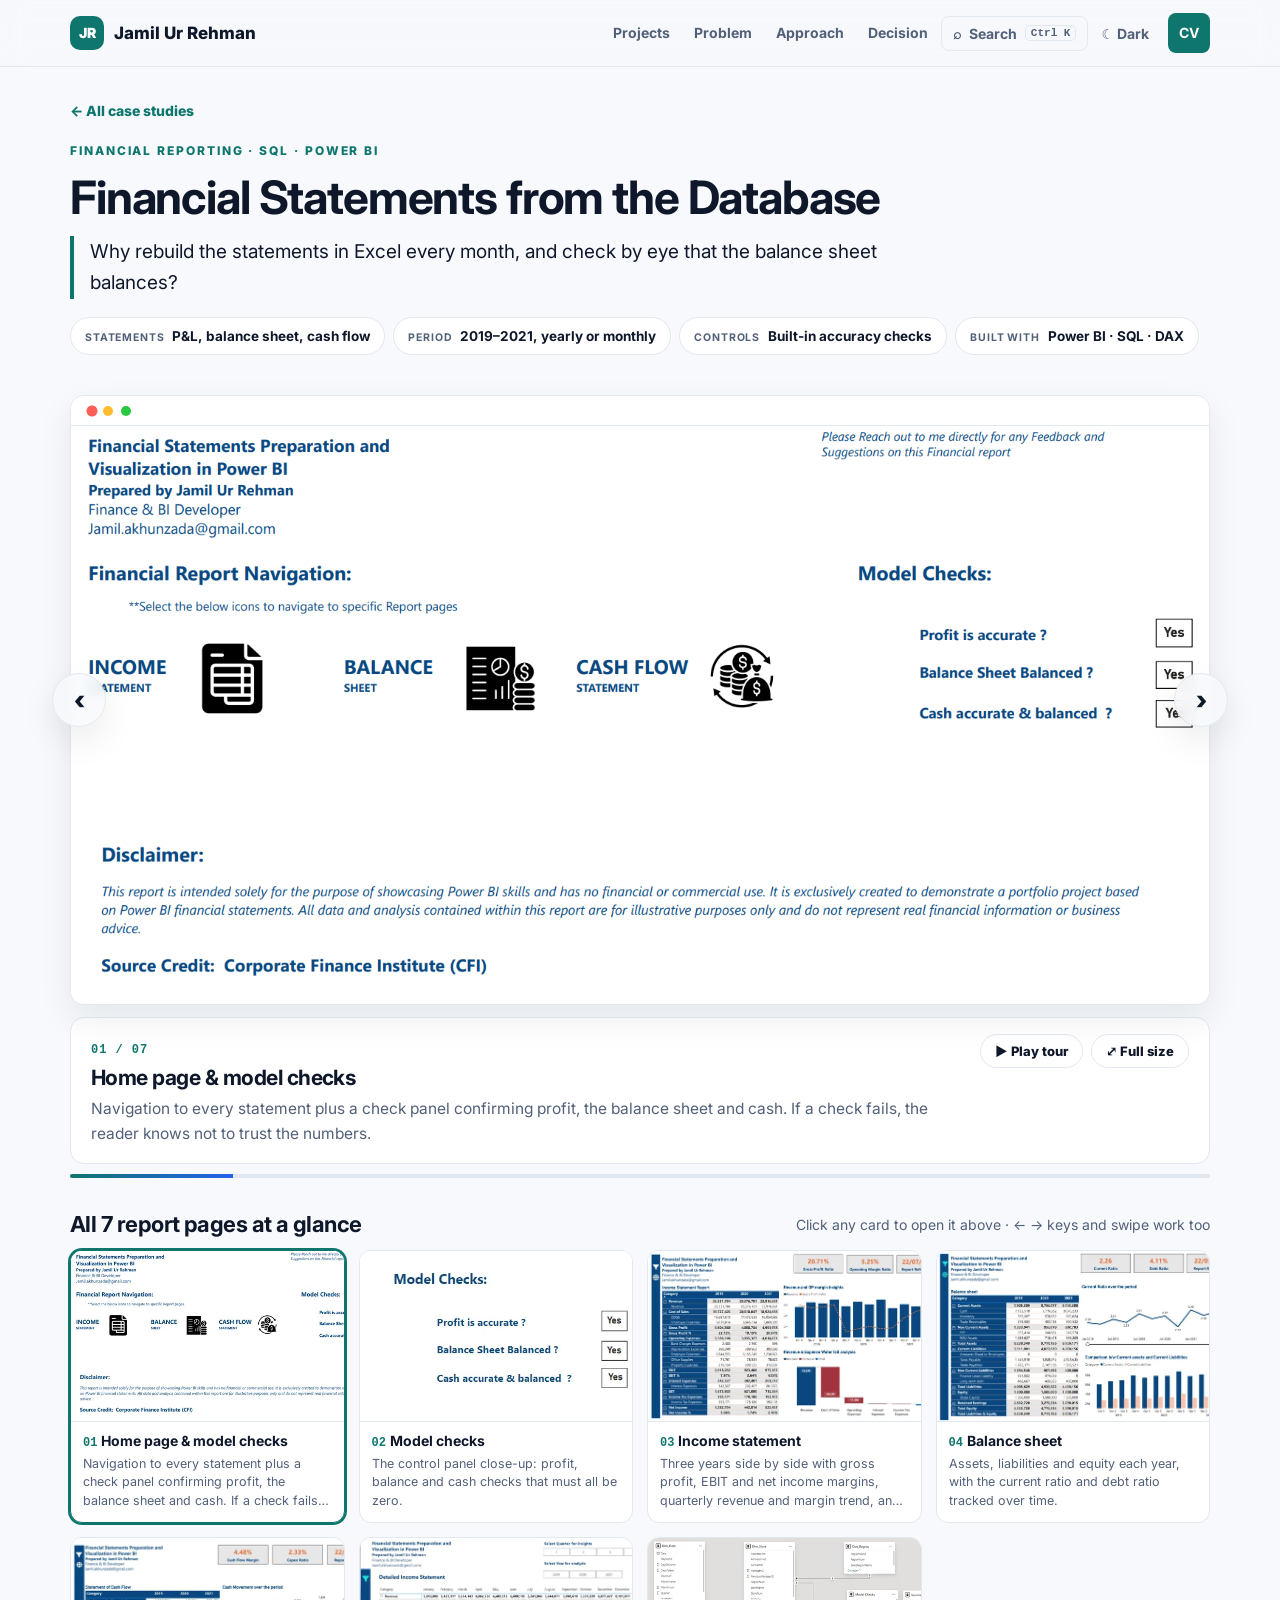
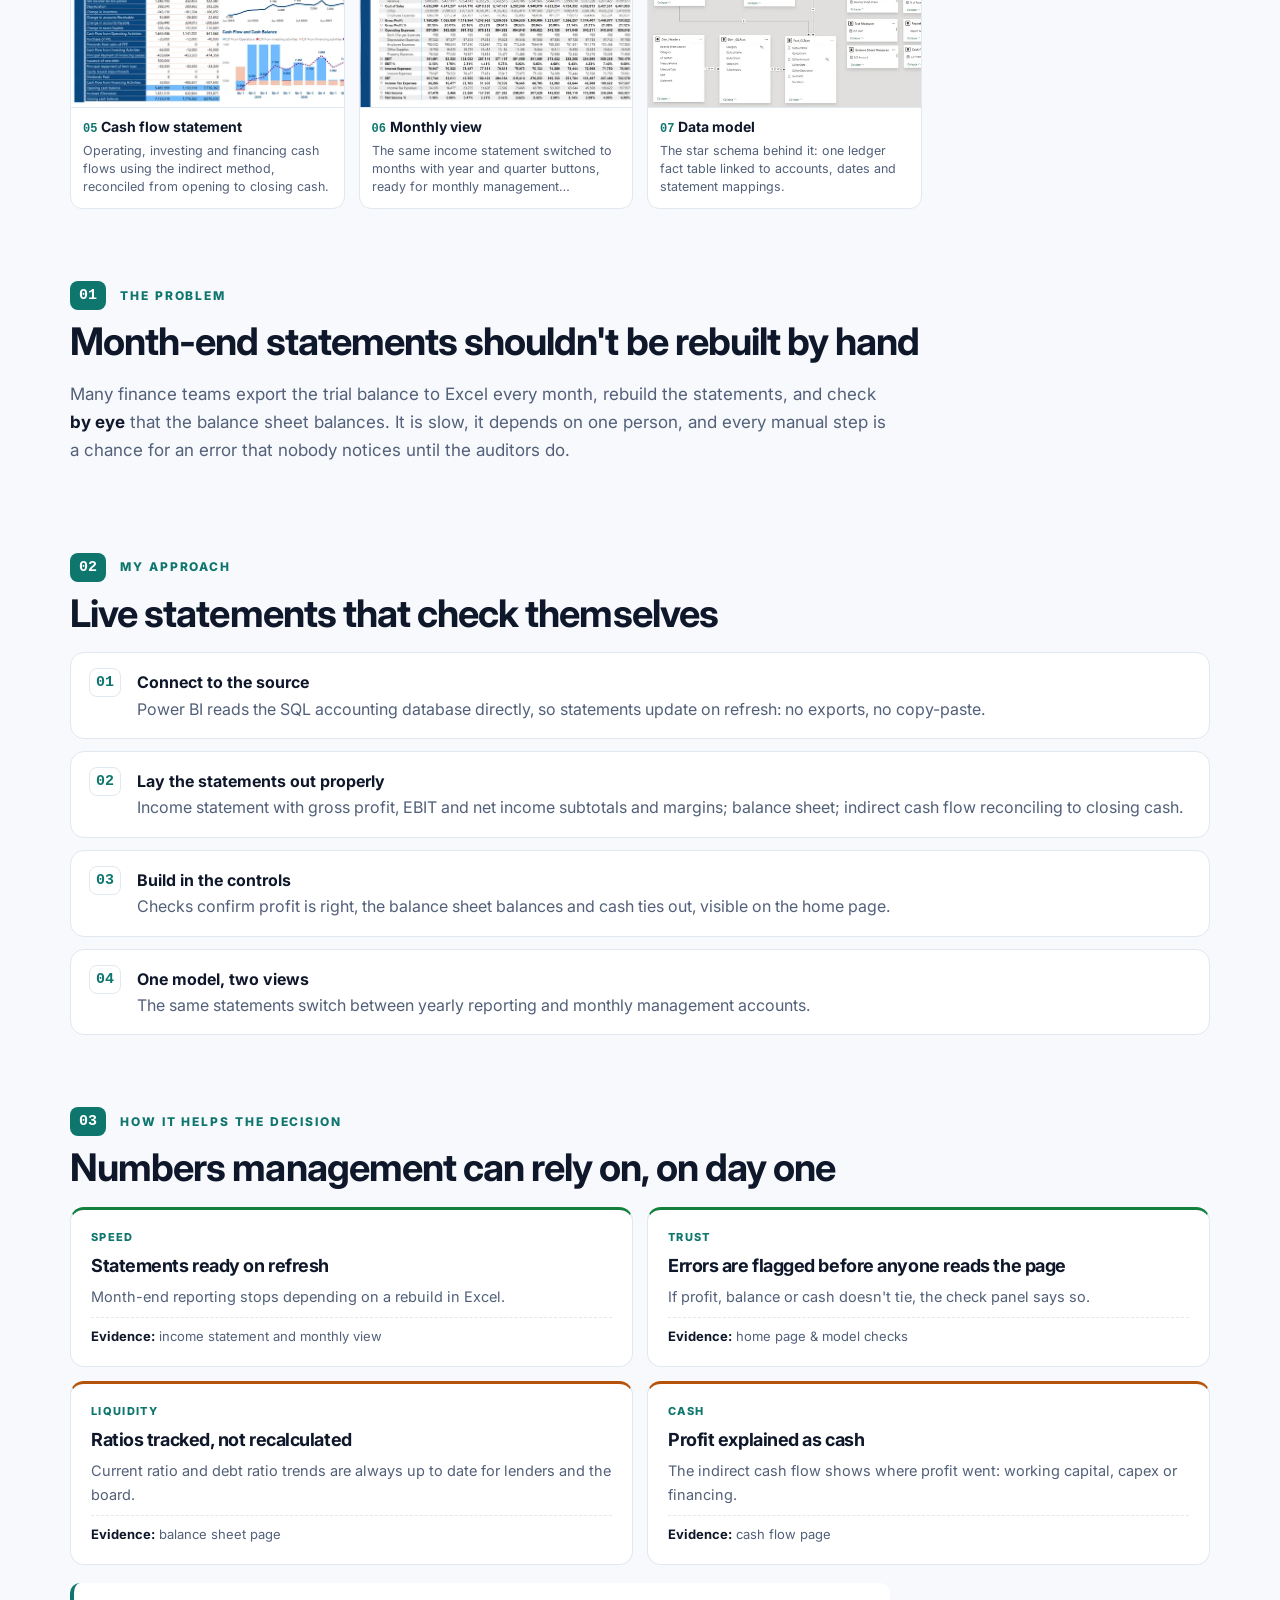
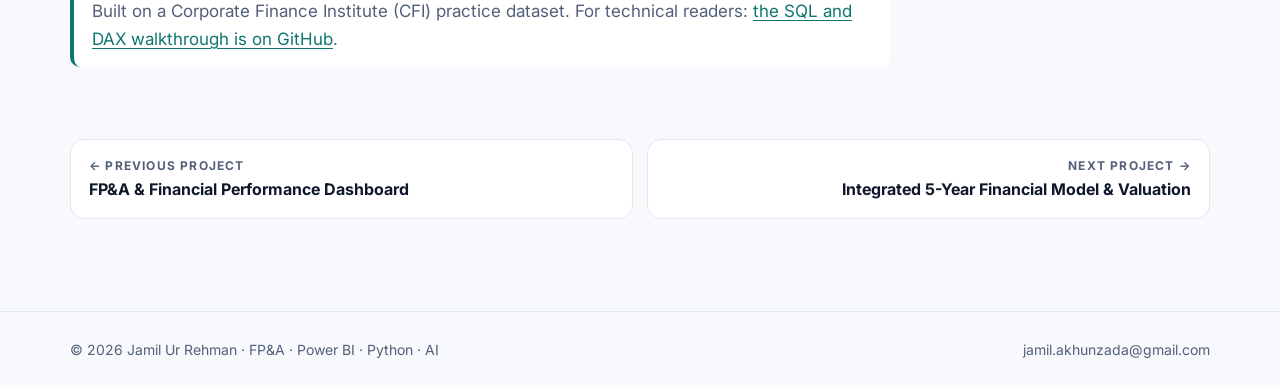
<file: projects/financial-reporting.html>
<!doctype html>
<html lang="en" data-theme="light" data-root="../">
<head>
<meta charset="utf-8">
<meta name="viewport" content="width=device-width, initial-scale=1, viewport-fit=cover">
<title>Financial Statements from the Database | Jamil Ur Rehman</title>
<meta name="description" content="Income statement, balance sheet and indirect cash flow built straight from the accounting database with SQL, refreshing automatically and checking themselves.">
<meta property="og:title" content="Financial Statements from the Database | Jamil Ur Rehman">
<meta property="og:description" content="Income statement, balance sheet and indirect cash flow built straight from the accounting database with SQL, refreshing automatically and checking themselves.">
<meta property="og:image" content="https://jamil-datafinance.github.io/assets/img/financial-reporting/income-statement.png">
<link rel="icon" href="data:image/svg+xml,%3Csvg xmlns='http://www.w3.org/2000/svg' viewBox='0 0 64 64'%3E%3Crect width='64' height='64' rx='14' fill='%230f766e'/%3E%3Ctext x='32' y='42' font-family='Arial' font-weight='900' font-size='26' text-anchor='middle' fill='%23ffffff'%3EJR%3C/text%3E%3C/svg%3E">
<link rel="preconnect" href="https://fonts.googleapis.com">
<link rel="preconnect" href="https://fonts.gstatic.com" crossorigin>
<link href="https://fonts.googleapis.com/css2?family=Inter:wght@400;500;600;700;800;900&display=swap" rel="stylesheet">
<link rel="stylesheet" href="../assets/css/style.css?v=11">
<script>try{var t=localStorage.getItem("theme");if(t)document.documentElement.setAttribute("data-theme",t)}catch(e){}</script>
</head>
<body data-project="financial-reporting">
<div id="prog"></div>
<a class="skip" href="#viewer">Skip to the dashboard</a>
<header class="bar"><div class="wrap">
  <a class="brand" href="../index.html"><i>JR</i><span>Jamil Ur Rehman</span></a>
  <nav class="nav" aria-label="Main">
    <a class="h" href="../index.html#work">Projects</a><a class="h" href="#problem">Problem</a><a class="h" href="#approach">Approach</a><a class="h" href="#decision">Decision</a>
    <button class="kbtn" type="button" data-cmd aria-label="Search the portfolio (Ctrl+K)">⌕ <span>Search</span> <kbd>Ctrl K</kbd></button>
    <button id="th" type="button" aria-pressed="false">☀ Light</button>
    <a class="cv" href="../assets/files/Jamil-Ur-Rehman-CV.pdf?v=4" target="_blank" rel="noopener">CV</a>
  </nav>
</div></header>

<main class="wrap" id="main">
<section class="phero">
  <a class="crumb" href="../index.html#work">← All case studies</a>
  <span class="eye">Financial reporting · SQL · Power BI</span>
  <h1>Financial Statements from the Database</h1>
  <p class="q">Why rebuild the statements in Excel every month, and check by eye that the balance sheet balances?</p>
  
  <div class="facts"><div><small>Statements</small><b>P&amp;L, balance sheet, cash flow</b></div><div><small>Period</small><b>2019–2021, yearly or monthly</b></div><div><small>Controls</small><b>Built-in accuracy checks</b></div><div><small>Built with</small><b>Power BI · SQL · DAX</b></div></div>
</section><section class="viewer" id="viewer" data-viewer aria-label="Report pages">
  <div class="vstage">
    <figure class="frame"><i></i><img data-zoom src="../assets/img/financial-reporting/navigation.png" alt="Home page &amp; model checks"></figure>
    <button type="button" class="vnav prev" aria-label="Previous page">‹</button>
    <button type="button" class="vnav next" aria-label="Next page">›</button>
  </div>
  <div class="vbar">
    <div class="vinfo"><span class="vnum">01 / 07</span><h3 class="vtitle">Home page & model checks</h3><p class="vdesc">Navigation to every statement plus a check panel confirming profit, the balance sheet and cash. If a check fails, the reader knows not to trust the numbers.</p></div>
    <div class="vctl"><button type="button" data-play aria-pressed="false">▶ Play tour</button><button type="button" data-full>⤢ Full size</button></div>
  </div>
  <div class="vprog"><i></i></div>
  <div class="vhead"><h3>All 7 report pages at a glance</h3><span>Click any card to open it above · ← → keys and swipe work too</span></div>
  <div class="vthumbs"><button type="button" class="vt" data-src="../assets/img/financial-reporting/navigation.png" data-title="Home page &amp; model checks" data-desc="Navigation to every statement plus a check panel confirming profit, the balance sheet and cash. If a check fails, the reader knows not to trust the numbers." data-alt="Home page &amp; model checks" data-group=""><img src="../assets/img/financial-reporting/thumbs/navigation.webp" alt="" loading="lazy"><span><b><i>01</i>Home page & model checks</b><small>Navigation to every statement plus a check panel confirming profit, the balance sheet and cash. If a check fails, the reader knows not to trust the numbers.</small></span></button><button type="button" class="vt" data-src="../assets/img/financial-reporting/checks.png" data-title="Model checks" data-desc="The control panel close-up: profit, balance and cash checks that must all be zero." data-alt="Model checks" data-group=""><img src="../assets/img/financial-reporting/thumbs/checks.webp" alt="" loading="lazy"><span><b><i>02</i>Model checks</b><small>The control panel close-up: profit, balance and cash checks that must all be zero.</small></span></button><button type="button" class="vt" data-src="../assets/img/financial-reporting/income-statement.png" data-title="Income statement" data-desc="Three years side by side with gross profit, EBIT and net income margins, quarterly revenue and margin trend, and a waterfall from revenue to profit." data-alt="Income statement" data-group=""><img src="../assets/img/financial-reporting/thumbs/income-statement.webp" alt="" loading="lazy"><span><b><i>03</i>Income statement</b><small>Three years side by side with gross profit, EBIT and net income margins, quarterly revenue and margin trend, and a waterfall from revenue to profit.</small></span></button><button type="button" class="vt" data-src="../assets/img/financial-reporting/balance-sheet.png" data-title="Balance sheet" data-desc="Assets, liabilities and equity each year, with the current ratio and debt ratio tracked over time." data-alt="Balance sheet" data-group=""><img src="../assets/img/financial-reporting/thumbs/balance-sheet.webp" alt="" loading="lazy"><span><b><i>04</i>Balance sheet</b><small>Assets, liabilities and equity each year, with the current ratio and debt ratio tracked over time.</small></span></button><button type="button" class="vt" data-src="../assets/img/financial-reporting/cash-flow.png" data-title="Cash flow statement" data-desc="Operating, investing and financing cash flows using the indirect method, reconciled from opening to closing cash." data-alt="Cash flow statement" data-group=""><img src="../assets/img/financial-reporting/thumbs/cash-flow.webp" alt="" loading="lazy"><span><b><i>05</i>Cash flow statement</b><small>Operating, investing and financing cash flows using the indirect method, reconciled from opening to closing cash.</small></span></button><button type="button" class="vt" data-src="../assets/img/financial-reporting/monthly-pl.png" data-title="Monthly view" data-desc="The same income statement switched to months with year and quarter buttons, ready for monthly management accounts." data-alt="Monthly view" data-group=""><img src="../assets/img/financial-reporting/thumbs/monthly-pl.webp" alt="" loading="lazy"><span><b><i>06</i>Monthly view</b><small>The same income statement switched to months with year and quarter buttons, ready for monthly management accounts.</small></span></button><button type="button" class="vt" data-src="../assets/img/financial-reporting/data-model.png" data-title="Data model" data-desc="The star schema behind it: one ledger fact table linked to accounts, dates and statement mappings." data-alt="Data model" data-group=""><img src="../assets/img/financial-reporting/thumbs/data-model.webp" alt="" loading="lazy"><span><b><i>07</i>Data model</b><small>The star schema behind it: one ledger fact table linked to accounts, dates and statement mappings.</small></span></button></div>
</section><section class="pad" id="problem"><div class="num"><b>01</b><span>The problem</span></div><h2>Month-end statements shouldn't be rebuilt by hand</h2><p>Many finance teams export the trial balance to Excel every month, rebuild the statements, and check <b>by eye</b> that the balance sheet balances. It is slow, it depends on one person, and every manual step is a chance for an error that nobody notices until the auditors do.</p></section><section class="pad" id="approach"><div class="num"><b>02</b><span>My approach</span></div><h2>Live statements that check themselves</h2><ol class="steps"><li class="rv"><b>Connect to the source</b>Power BI reads the SQL accounting database directly, so statements update on refresh: no exports, no copy-paste.</li><li class="rv"><b>Lay the statements out properly</b>Income statement with gross profit, EBIT and net income subtotals and margins; balance sheet; indirect cash flow reconciling to closing cash.</li><li class="rv"><b>Build in the controls</b>Checks confirm profit is right, the balance sheet balances and cash ties out, visible on the home page.</li><li class="rv"><b>One model, two views</b>The same statements switch between yearly reporting and monthly management accounts.</li></ol></section><section class="pad" id="decision"><div class="num"><b>03</b><span>How it helps the decision</span></div><h2>Numbers management can rely on, on day one</h2><div class="cards2"><div class="dcard pos rv"><small>Speed</small><h3>Statements ready on refresh</h3><p>Month-end reporting stops depending on a rebuild in Excel.</p><div class=ev><b>Evidence:</b> income statement and monthly view</div></div><div class="dcard pos rv"><small>Trust</small><h3>Errors are flagged before anyone reads the page</h3><p>If profit, balance or cash doesn't tie, the check panel says so.</p><div class=ev><b>Evidence:</b> home page &amp; model checks</div></div><div class="dcard amb rv"><small>Liquidity</small><h3>Ratios tracked, not recalculated</h3><p>Current ratio and debt ratio trends are always up to date for lenders and the board.</p><div class=ev><b>Evidence:</b> balance sheet page</div></div><div class="dcard amb rv"><small>Cash</small><h3>Profit explained as cash</h3><p>The indirect cash flow shows where profit went: working capital, capex or financing.</p><div class=ev><b>Evidence:</b> cash flow page</div></div></div><p class="note">Built on a Corporate Finance Institute (CFI) practice dataset. For technical readers: <a href="https://github.com/Jamil-DataFinance/Financial_Reporting_in_PowerBI" target="_blank" rel="noopener">the SQL and DAX walkthrough is on GitHub</a>.</p></section>
<nav class="pn" id="pn" style="margin-top:72px" aria-label="More projects"></nav>
</main>

<footer><div class="wrap"><span>© <span id="year">2026</span> Jamil Ur Rehman · FP&amp;A · Power BI · Python · AI</span><span><a href="mailto:jamil.akhunzada@gmail.com">jamil.akhunzada@gmail.com</a></span></div></footer>
<script src="../assets/js/site.js?v=6"></script>
</body>
</html>
</file>
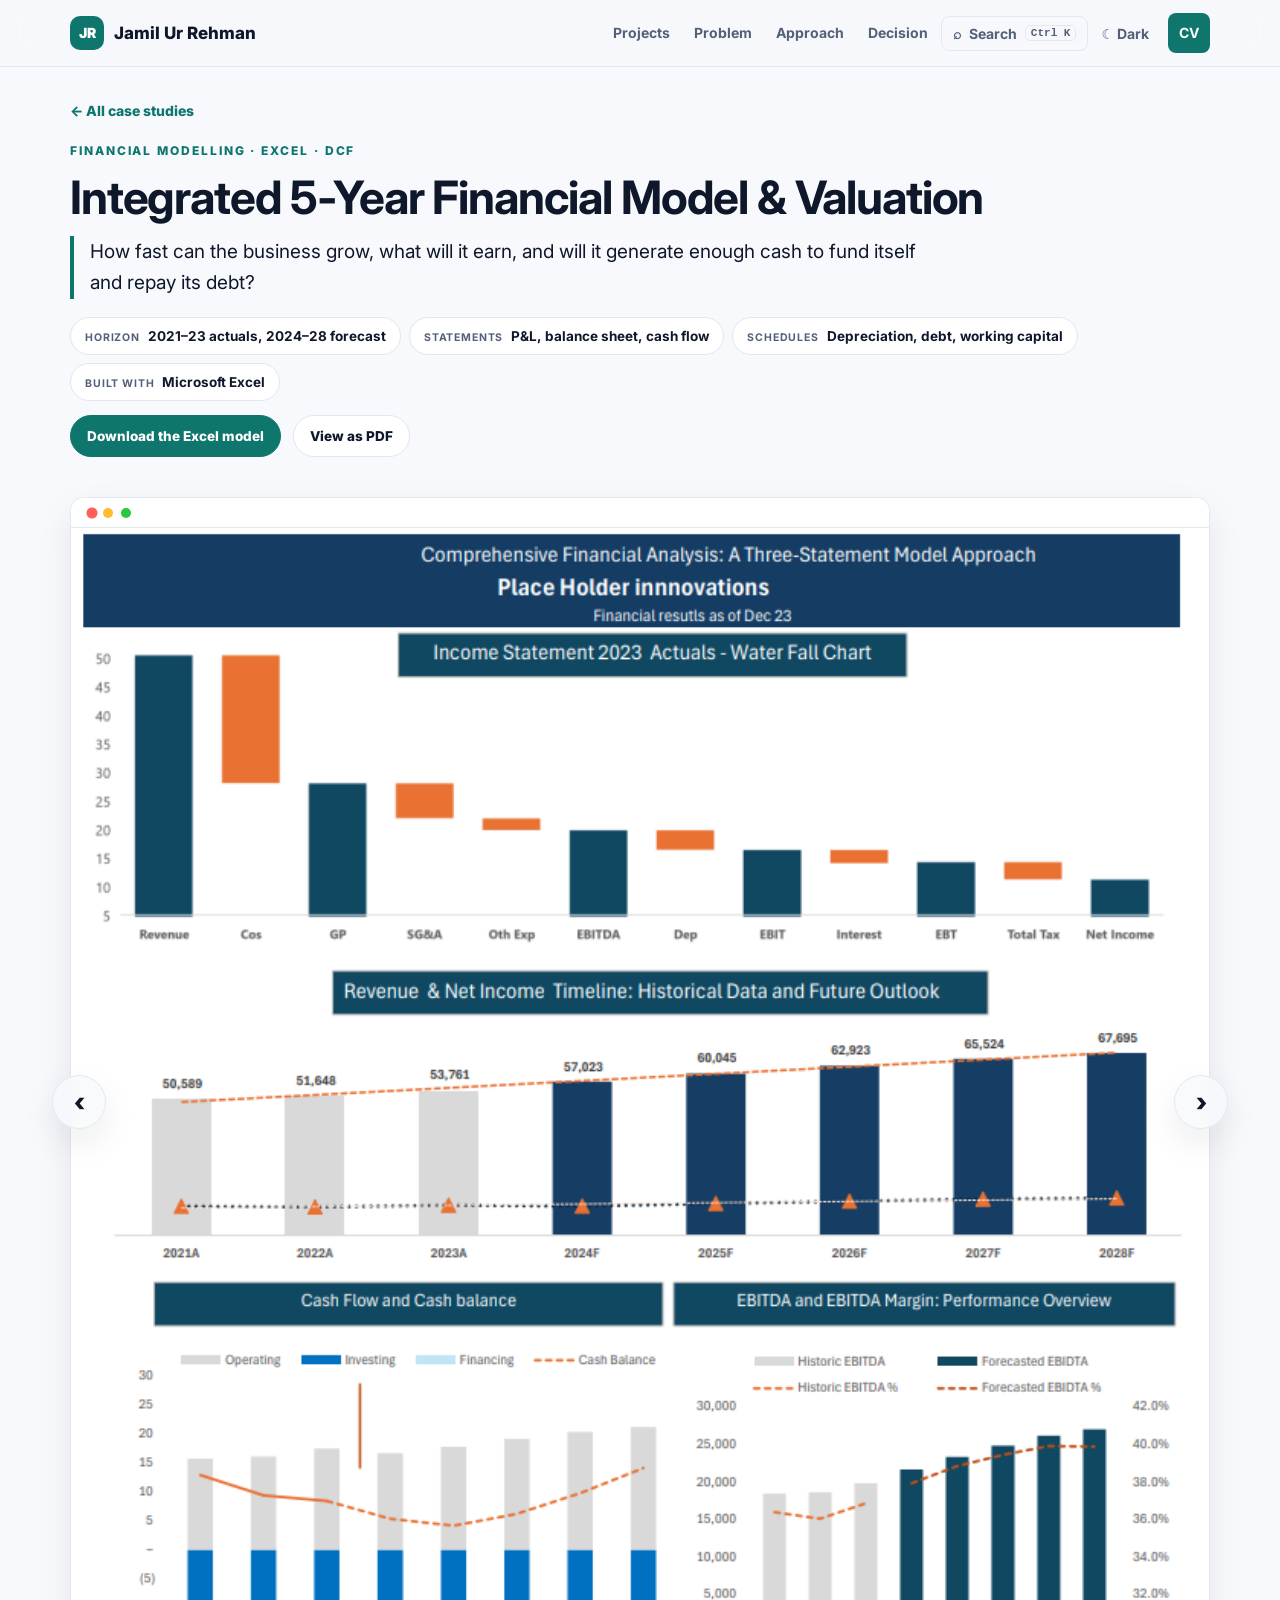
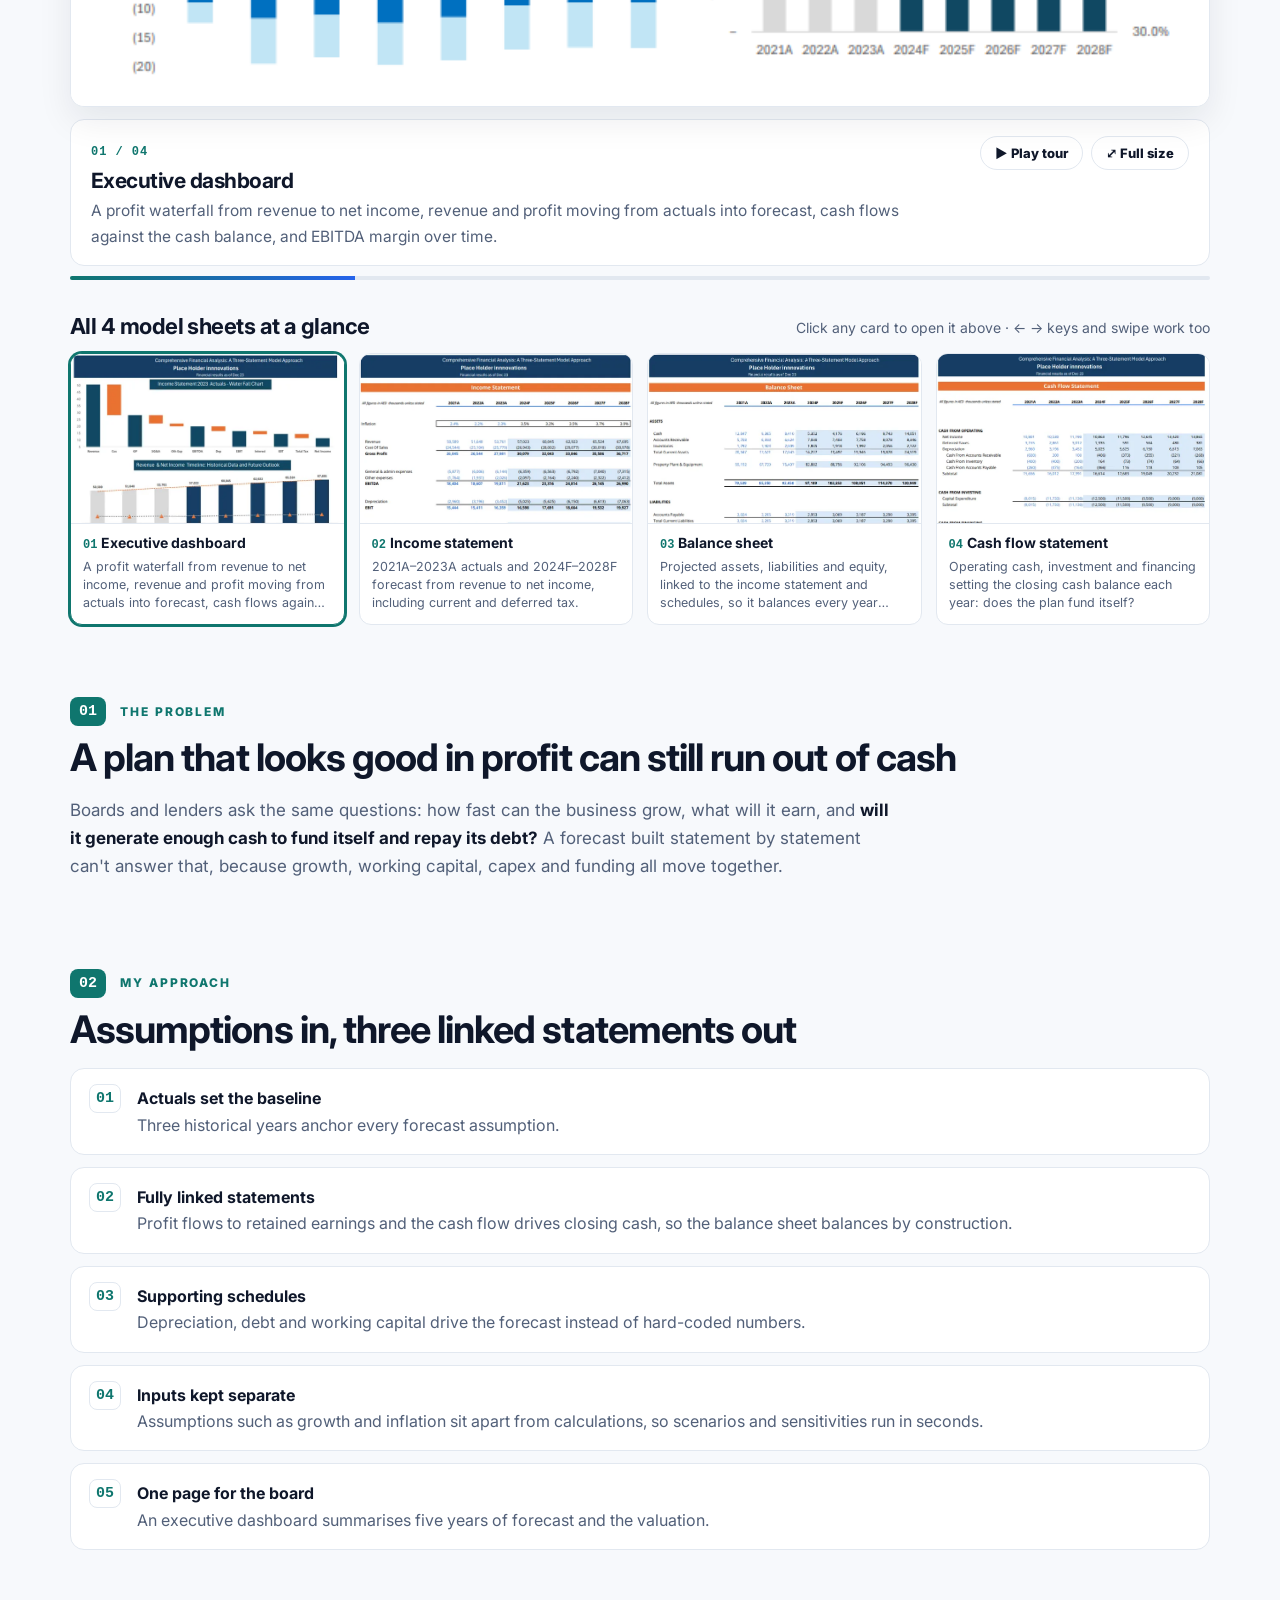
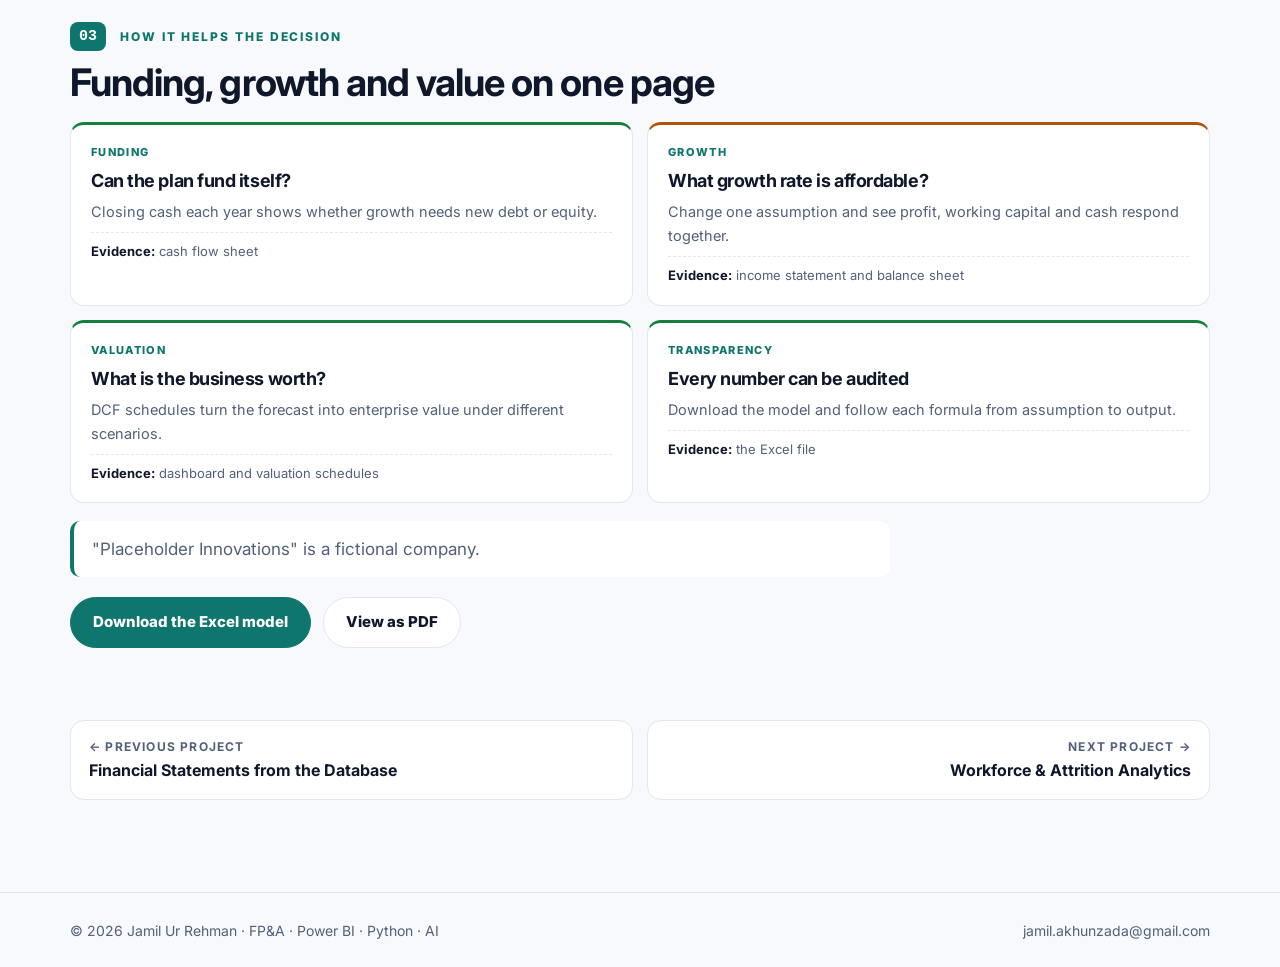
<file: projects/five-year-model.html>
<!doctype html>
<html lang="en" data-theme="light" data-root="../">
<head>
<meta charset="utf-8">
<meta name="viewport" content="width=device-width, initial-scale=1, viewport-fit=cover">
<title>Integrated 5-Year Financial Model &amp; Valuation | Jamil Ur Rehman</title>
<meta name="description" content="A linked three-statement Excel model with supporting schedules, scenarios, sensitivity tables and DCF valuation, summarised on one executive page.">
<meta property="og:title" content="Integrated 5-Year Financial Model &amp; Valuation | Jamil Ur Rehman">
<meta property="og:description" content="A linked three-statement Excel model with supporting schedules, scenarios, sensitivity tables and DCF valuation, summarised on one executive page.">
<meta property="og:image" content="https://jamil-datafinance.github.io/assets/img/five-year-model/dashboard.png">
<link rel="icon" href="data:image/svg+xml,%3Csvg xmlns='http://www.w3.org/2000/svg' viewBox='0 0 64 64'%3E%3Crect width='64' height='64' rx='14' fill='%230f766e'/%3E%3Ctext x='32' y='42' font-family='Arial' font-weight='900' font-size='26' text-anchor='middle' fill='%23ffffff'%3EJR%3C/text%3E%3C/svg%3E">
<link rel="preconnect" href="https://fonts.googleapis.com">
<link rel="preconnect" href="https://fonts.gstatic.com" crossorigin>
<link href="https://fonts.googleapis.com/css2?family=Inter:wght@400;500;600;700;800;900&display=swap" rel="stylesheet">
<link rel="stylesheet" href="../assets/css/style.css?v=11">
<script>try{var t=localStorage.getItem("theme");if(t)document.documentElement.setAttribute("data-theme",t)}catch(e){}</script>
</head>
<body data-project="five-year-model">
<div id="prog"></div>
<a class="skip" href="#viewer">Skip to the dashboard</a>
<header class="bar"><div class="wrap">
  <a class="brand" href="../index.html"><i>JR</i><span>Jamil Ur Rehman</span></a>
  <nav class="nav" aria-label="Main">
    <a class="h" href="../index.html#work">Projects</a><a class="h" href="#problem">Problem</a><a class="h" href="#approach">Approach</a><a class="h" href="#decision">Decision</a>
    <button class="kbtn" type="button" data-cmd aria-label="Search the portfolio (Ctrl+K)">⌕ <span>Search</span> <kbd>Ctrl K</kbd></button>
    <button id="th" type="button" aria-pressed="false">☀ Light</button>
    <a class="cv" href="../assets/files/Jamil-Ur-Rehman-CV.pdf?v=4" target="_blank" rel="noopener">CV</a>
  </nav>
</div></header>

<main class="wrap" id="main">
<section class="phero">
  <a class="crumb" href="../index.html#work">← All case studies</a>
  <span class="eye">Financial modelling · Excel · DCF</span>
  <h1>Integrated 5-Year Financial Model &amp; Valuation</h1>
  <p class="q">How fast can the business grow, what will it earn, and will it generate enough cash to fund itself and repay its debt?</p>
  
  <div class="facts"><div><small>Horizon</small><b>2021–23 actuals, 2024–28 forecast</b></div><div><small>Statements</small><b>P&amp;L, balance sheet, cash flow</b></div><div><small>Schedules</small><b>Depreciation, debt, working capital</b></div><div><small>Built with</small><b>Microsoft Excel</b></div></div><div class="dl"><a class="btn g" href="../assets/files/Five-Year-Financial-Model.xlsx" download>Download the Excel model</a><a class="btn" href="../assets/files/Five-Year-Financial-Model.pdf" target="_blank" rel="noopener">View as PDF</a></div>
</section><section class="viewer" id="viewer" data-viewer aria-label="Model sheets">
  <div class="vstage">
    <figure class="frame"><i></i><img data-zoom src="../assets/img/five-year-model/dashboard.png" alt="Executive dashboard"></figure>
    <button type="button" class="vnav prev" aria-label="Previous page">‹</button>
    <button type="button" class="vnav next" aria-label="Next page">›</button>
  </div>
  <div class="vbar">
    <div class="vinfo"><span class="vnum">01 / 04</span><h3 class="vtitle">Executive dashboard</h3><p class="vdesc">A profit waterfall from revenue to net income, revenue and profit moving from actuals into forecast, cash flows against the cash balance, and EBITDA margin over time.</p></div>
    <div class="vctl"><button type="button" data-play aria-pressed="false">▶ Play tour</button><button type="button" data-full>⤢ Full size</button></div>
  </div>
  <div class="vprog"><i></i></div>
  <div class="vhead"><h3>All 4 model sheets at a glance</h3><span>Click any card to open it above · ← → keys and swipe work too</span></div>
  <div class="vthumbs"><button type="button" class="vt" data-src="../assets/img/five-year-model/dashboard.png" data-title="Executive dashboard" data-desc="A profit waterfall from revenue to net income, revenue and profit moving from actuals into forecast, cash flows against the cash balance, and EBITDA margin over time." data-alt="Executive dashboard" data-group=""><img src="../assets/img/five-year-model/thumbs/dashboard.webp" alt="" loading="lazy"><span><b><i>01</i>Executive dashboard</b><small>A profit waterfall from revenue to net income, revenue and profit moving from actuals into forecast, cash flows against the cash balance, and EBITDA margin over time.</small></span></button><button type="button" class="vt" data-src="../assets/img/five-year-model/income-statement.png" data-title="Income statement" data-desc="2021A–2023A actuals and 2024F–2028F forecast from revenue to net income, including current and deferred tax." data-alt="Income statement" data-group=""><img src="../assets/img/five-year-model/thumbs/income-statement.webp" alt="" loading="lazy"><span><b><i>02</i>Income statement</b><small>2021A–2023A actuals and 2024F–2028F forecast from revenue to net income, including current and deferred tax.</small></span></button><button type="button" class="vt" data-src="../assets/img/five-year-model/balance-sheet.png" data-title="Balance sheet" data-desc="Projected assets, liabilities and equity, linked to the income statement and schedules, so it balances every year without a plug." data-alt="Balance sheet" data-group=""><img src="../assets/img/five-year-model/thumbs/balance-sheet.webp" alt="" loading="lazy"><span><b><i>03</i>Balance sheet</b><small>Projected assets, liabilities and equity, linked to the income statement and schedules, so it balances every year without a plug.</small></span></button><button type="button" class="vt" data-src="../assets/img/five-year-model/cash-flow.png" data-title="Cash flow statement" data-desc="Operating cash, investment and financing setting the closing cash balance each year: does the plan fund itself?" data-alt="Cash flow statement" data-group=""><img src="../assets/img/five-year-model/thumbs/cash-flow.webp" alt="" loading="lazy"><span><b><i>04</i>Cash flow statement</b><small>Operating cash, investment and financing setting the closing cash balance each year: does the plan fund itself?</small></span></button></div>
</section><section class="pad" id="problem"><div class="num"><b>01</b><span>The problem</span></div><h2>A plan that looks good in profit can still run out of cash</h2><p>Boards and lenders ask the same questions: how fast can the business grow, what will it earn, and <b>will it generate enough cash to fund itself and repay its debt?</b> A forecast built statement by statement can't answer that, because growth, working capital, capex and funding all move together.</p></section><section class="pad" id="approach"><div class="num"><b>02</b><span>My approach</span></div><h2>Assumptions in, three linked statements out</h2><ol class="steps"><li class="rv"><b>Actuals set the baseline</b>Three historical years anchor every forecast assumption.</li><li class="rv"><b>Fully linked statements</b>Profit flows to retained earnings and the cash flow drives closing cash, so the balance sheet balances by construction.</li><li class="rv"><b>Supporting schedules</b>Depreciation, debt and working capital drive the forecast instead of hard-coded numbers.</li><li class="rv"><b>Inputs kept separate</b>Assumptions such as growth and inflation sit apart from calculations, so scenarios and sensitivities run in seconds.</li><li class="rv"><b>One page for the board</b>An executive dashboard summarises five years of forecast and the valuation.</li></ol></section><section class="pad" id="decision"><div class="num"><b>03</b><span>How it helps the decision</span></div><h2>Funding, growth and value on one page</h2><div class="cards2"><div class="dcard pos rv"><small>Funding</small><h3>Can the plan fund itself?</h3><p>Closing cash each year shows whether growth needs new debt or equity.</p><div class=ev><b>Evidence:</b> cash flow sheet</div></div><div class="dcard amb rv"><small>Growth</small><h3>What growth rate is affordable?</h3><p>Change one assumption and see profit, working capital and cash respond together.</p><div class=ev><b>Evidence:</b> income statement and balance sheet</div></div><div class="dcard pos rv"><small>Valuation</small><h3>What is the business worth?</h3><p>DCF schedules turn the forecast into enterprise value under different scenarios.</p><div class=ev><b>Evidence:</b> dashboard and valuation schedules</div></div><div class="dcard pos rv"><small>Transparency</small><h3>Every number can be audited</h3><p>Download the model and follow each formula from assumption to output.</p><div class=ev><b>Evidence:</b> the Excel file</div></div></div><p class="note">"Placeholder Innovations" is a fictional company.</p><div class="dl"><a class="btn g" href="../assets/files/Five-Year-Financial-Model.xlsx" download>Download the Excel model</a><a class="btn" href="../assets/files/Five-Year-Financial-Model.pdf" target="_blank" rel="noopener">View as PDF</a></div></section>
<nav class="pn" id="pn" style="margin-top:72px" aria-label="More projects"></nav>
</main>

<footer><div class="wrap"><span>© <span id="year">2026</span> Jamil Ur Rehman · FP&amp;A · Power BI · Python · AI</span><span><a href="mailto:jamil.akhunzada@gmail.com">jamil.akhunzada@gmail.com</a></span></div></footer>
<script src="../assets/js/site.js?v=6"></script>
</body>
</html>
</file>
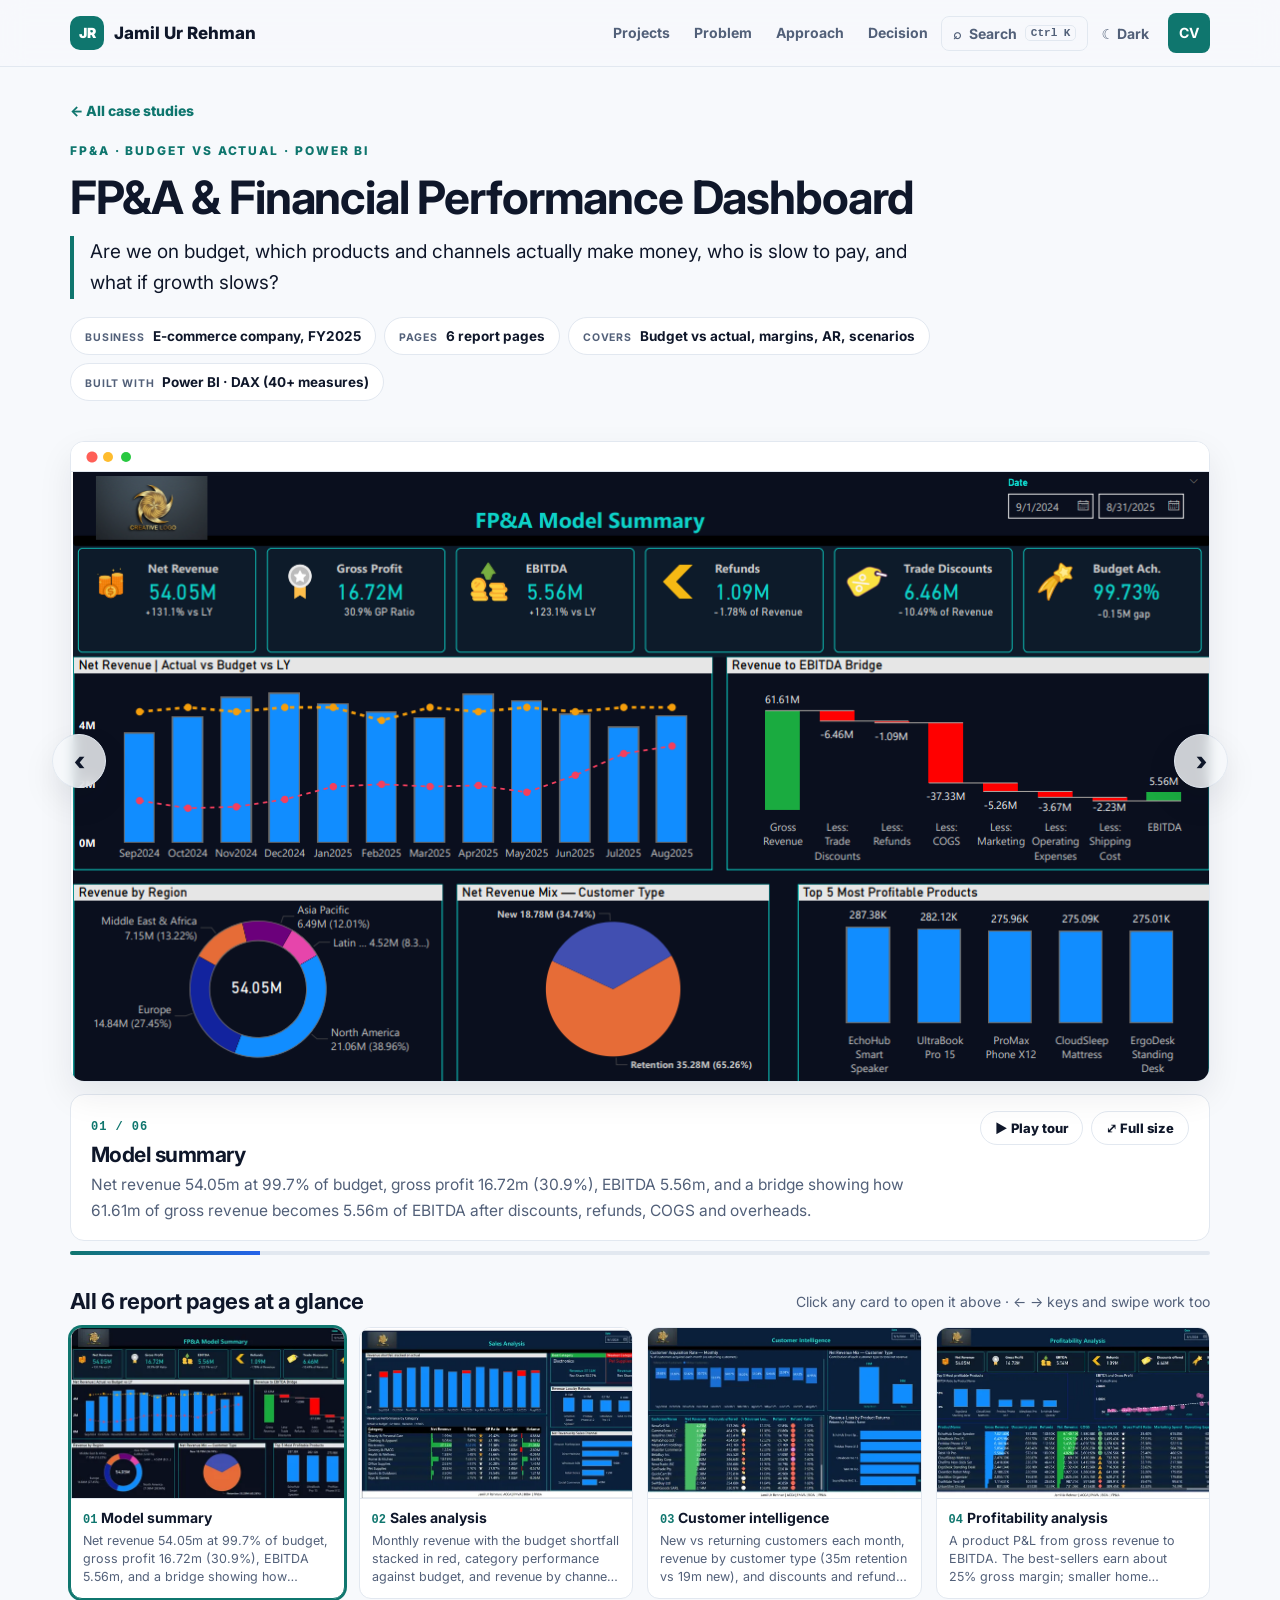
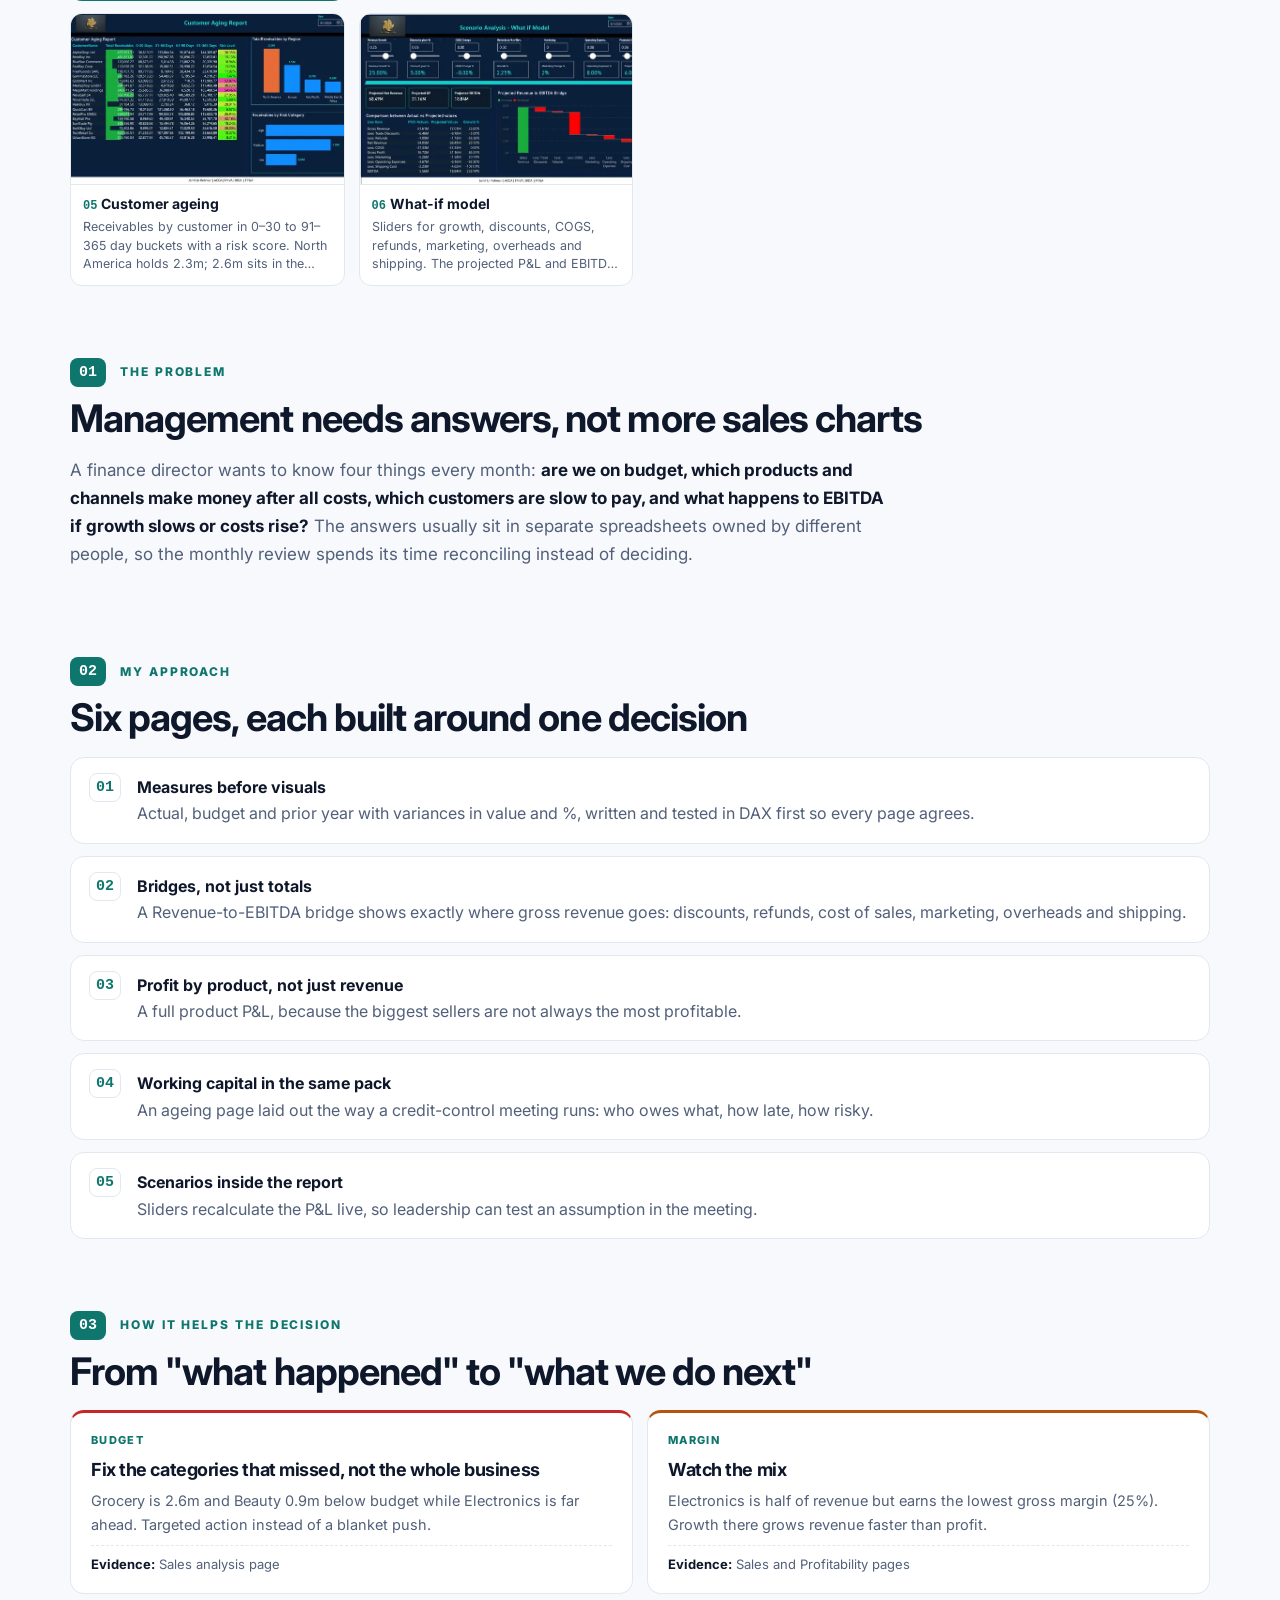
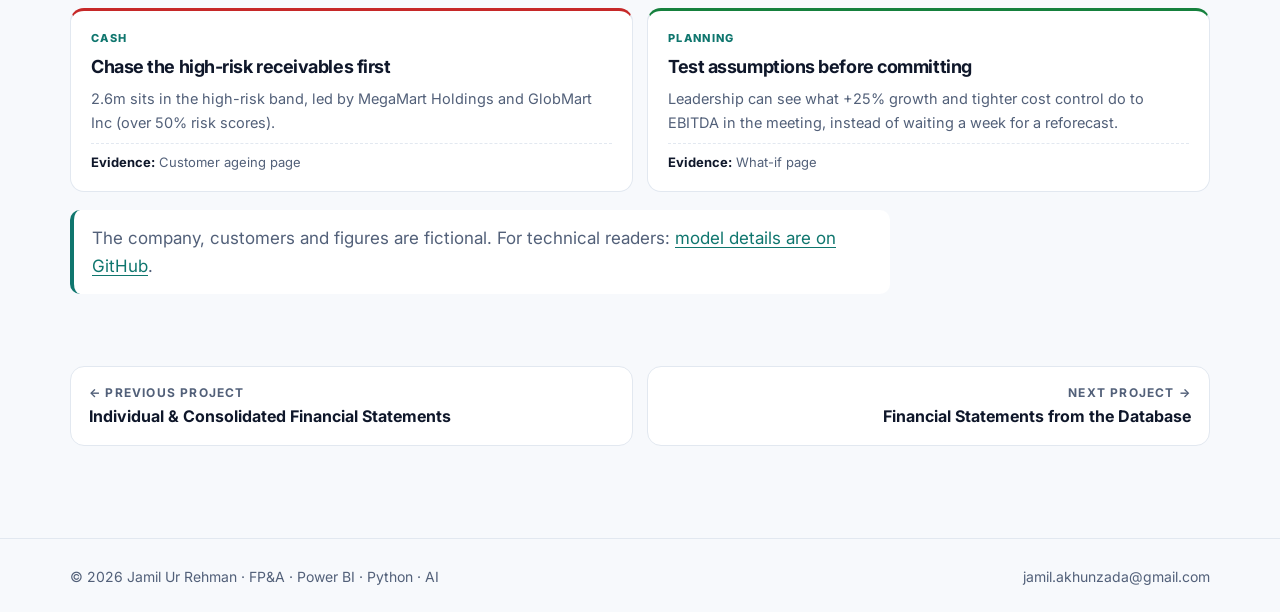
<file: projects/fpa-dashboard.html>
<!doctype html>
<html lang="en" data-theme="light" data-root="../">
<head>
<meta charset="utf-8">
<meta name="viewport" content="width=device-width, initial-scale=1, viewport-fit=cover">
<title>FP&amp;A &amp; Financial Performance Dashboard | Jamil Ur Rehman</title>
<meta name="description" content="A six-page monthly performance pack from revenue to EBITDA, with budget vs actual, profitability, receivables ageing and a what-if model.">
<meta property="og:title" content="FP&amp;A &amp; Financial Performance Dashboard | Jamil Ur Rehman">
<meta property="og:description" content="A six-page monthly performance pack from revenue to EBITDA, with budget vs actual, profitability, receivables ageing and a what-if model.">
<meta property="og:image" content="https://jamil-datafinance.github.io/assets/img/fpa-dashboard/summary.png">
<link rel="icon" href="data:image/svg+xml,%3Csvg xmlns='http://www.w3.org/2000/svg' viewBox='0 0 64 64'%3E%3Crect width='64' height='64' rx='14' fill='%230f766e'/%3E%3Ctext x='32' y='42' font-family='Arial' font-weight='900' font-size='26' text-anchor='middle' fill='%23ffffff'%3EJR%3C/text%3E%3C/svg%3E">
<link rel="preconnect" href="https://fonts.googleapis.com">
<link rel="preconnect" href="https://fonts.gstatic.com" crossorigin>
<link href="https://fonts.googleapis.com/css2?family=Inter:wght@400;500;600;700;800;900&display=swap" rel="stylesheet">
<link rel="stylesheet" href="../assets/css/style.css?v=11">
<script>try{var t=localStorage.getItem("theme");if(t)document.documentElement.setAttribute("data-theme",t)}catch(e){}</script>
</head>
<body data-project="fpa-dashboard">
<div id="prog"></div>
<a class="skip" href="#viewer">Skip to the dashboard</a>
<header class="bar"><div class="wrap">
  <a class="brand" href="../index.html"><i>JR</i><span>Jamil Ur Rehman</span></a>
  <nav class="nav" aria-label="Main">
    <a class="h" href="../index.html#work">Projects</a><a class="h" href="#problem">Problem</a><a class="h" href="#approach">Approach</a><a class="h" href="#decision">Decision</a>
    <button class="kbtn" type="button" data-cmd aria-label="Search the portfolio (Ctrl+K)">⌕ <span>Search</span> <kbd>Ctrl K</kbd></button>
    <button id="th" type="button" aria-pressed="false">☀ Light</button>
    <a class="cv" href="../assets/files/Jamil-Ur-Rehman-CV.pdf?v=4" target="_blank" rel="noopener">CV</a>
  </nav>
</div></header>

<main class="wrap" id="main">
<section class="phero">
  <a class="crumb" href="../index.html#work">← All case studies</a>
  <span class="eye">FP&amp;A · Budget vs actual · Power BI</span>
  <h1>FP&amp;A &amp; Financial Performance Dashboard</h1>
  <p class="q">Are we on budget, which products and channels actually make money, who is slow to pay, and what if growth slows?</p>
  
  <div class="facts"><div><small>Business</small><b>E-commerce company, FY2025</b></div><div><small>Pages</small><b>6 report pages</b></div><div><small>Covers</small><b>Budget vs actual, margins, AR, scenarios</b></div><div><small>Built with</small><b>Power BI · DAX (40+ measures)</b></div></div>
</section><section class="viewer" id="viewer" data-viewer aria-label="Report pages">
  <div class="vstage">
    <figure class="frame"><i></i><img data-zoom src="../assets/img/fpa-dashboard/summary.png" alt="Model summary"></figure>
    <button type="button" class="vnav prev" aria-label="Previous page">‹</button>
    <button type="button" class="vnav next" aria-label="Next page">›</button>
  </div>
  <div class="vbar">
    <div class="vinfo"><span class="vnum">01 / 06</span><h3 class="vtitle">Model summary</h3><p class="vdesc">Net revenue 54.05m at 99.7% of budget, gross profit 16.72m (30.9%), EBITDA 5.56m, and a bridge showing how 61.61m of gross revenue becomes 5.56m of EBITDA after discounts, refunds, COGS and overheads.</p></div>
    <div class="vctl"><button type="button" data-play aria-pressed="false">▶ Play tour</button><button type="button" data-full>⤢ Full size</button></div>
  </div>
  <div class="vprog"><i></i></div>
  <div class="vhead"><h3>All 6 report pages at a glance</h3><span>Click any card to open it above · ← → keys and swipe work too</span></div>
  <div class="vthumbs"><button type="button" class="vt" data-src="../assets/img/fpa-dashboard/summary.png" data-title="Model summary" data-desc="Net revenue 54.05m at 99.7% of budget, gross profit 16.72m (30.9%), EBITDA 5.56m, and a bridge showing how 61.61m of gross revenue becomes 5.56m of EBITDA after discounts, refunds, COGS and overheads." data-alt="Model summary" data-group=""><img src="../assets/img/fpa-dashboard/thumbs/summary.webp" alt="" loading="lazy"><span><b><i>01</i>Model summary</b><small>Net revenue 54.05m at 99.7% of budget, gross profit 16.72m (30.9%), EBITDA 5.56m, and a bridge showing how 61.61m of gross revenue becomes 5.56m of EBITDA after discounts, refunds, COGS and overheads.</small></span></button><button type="button" class="vt" data-src="../assets/img/fpa-dashboard/sales.png" data-title="Sales analysis" data-desc="Monthly revenue with the budget shortfall stacked in red, category performance against budget, and revenue by channel. Electronics brings 50% of revenue; Grocery misses budget by 2.6m." data-alt="Sales analysis" data-group=""><img src="../assets/img/fpa-dashboard/thumbs/sales.webp" alt="" loading="lazy"><span><b><i>02</i>Sales analysis</b><small>Monthly revenue with the budget shortfall stacked in red, category performance against budget, and revenue by channel. Electronics brings 50% of revenue; Grocery misses budget by 2.6m.</small></span></button><button type="button" class="vt" data-src="../assets/img/fpa-dashboard/customers.png" data-title="Customer intelligence" data-desc="New vs returning customers each month, revenue by customer type (35m retention vs 19m new), and discounts and refunds per customer." data-alt="Customer intelligence" data-group=""><img src="../assets/img/fpa-dashboard/thumbs/customers.webp" alt="" loading="lazy"><span><b><i>03</i>Customer intelligence</b><small>New vs returning customers each month, revenue by customer type (35m retention vs 19m new), and discounts and refunds per customer.</small></span></button><button type="button" class="vt" data-src="../assets/img/fpa-dashboard/profitability.png" data-title="Profitability analysis" data-desc="A product P&amp;L from gross revenue to EBITDA. The best-sellers earn about 25% gross margin; smaller home products earn about 34%." data-alt="Profitability analysis" data-group=""><img src="../assets/img/fpa-dashboard/thumbs/profitability.webp" alt="" loading="lazy"><span><b><i>04</i>Profitability analysis</b><small>A product P&L from gross revenue to EBITDA. The best-sellers earn about 25% gross margin; smaller home products earn about 34%.</small></span></button><button type="button" class="vt" data-src="../assets/img/fpa-dashboard/aging.png" data-title="Customer ageing" data-desc="Receivables by customer in 0–30 to 91–365 day buckets with a risk score. North America holds 2.3m; 2.6m sits in the high-risk band." data-alt="Customer ageing" data-group=""><img src="../assets/img/fpa-dashboard/thumbs/aging.webp" alt="" loading="lazy"><span><b><i>05</i>Customer ageing</b><small>Receivables by customer in 0–30 to 91–365 day buckets with a risk score. North America holds 2.3m; 2.6m sits in the high-risk band.</small></span></button><button type="button" class="vt" data-src="../assets/img/fpa-dashboard/scenario.png" data-title="What-if model" data-desc="Sliders for growth, discounts, COGS, refunds, marketing, overheads and shipping. The projected P&amp;L and EBITDA bridge recalculate instantly against FY25 actuals." data-alt="What-if model" data-group=""><img src="../assets/img/fpa-dashboard/thumbs/scenario.webp" alt="" loading="lazy"><span><b><i>06</i>What-if model</b><small>Sliders for growth, discounts, COGS, refunds, marketing, overheads and shipping. The projected P&L and EBITDA bridge recalculate instantly against FY25 actuals.</small></span></button></div>
</section><section class="pad" id="problem"><div class="num"><b>01</b><span>The problem</span></div><h2>Management needs answers, not more sales charts</h2><p>A finance director wants to know four things every month: <b>are we on budget, which products and channels make money after all costs, which customers are slow to pay, and what happens to EBITDA if growth slows or costs rise?</b> The answers usually sit in separate spreadsheets owned by different people, so the monthly review spends its time reconciling instead of deciding.</p></section><section class="pad" id="approach"><div class="num"><b>02</b><span>My approach</span></div><h2>Six pages, each built around one decision</h2><ol class="steps"><li class="rv"><b>Measures before visuals</b>Actual, budget and prior year with variances in value and %, written and tested in DAX first so every page agrees.</li><li class="rv"><b>Bridges, not just totals</b>A Revenue-to-EBITDA bridge shows exactly where gross revenue goes: discounts, refunds, cost of sales, marketing, overheads and shipping.</li><li class="rv"><b>Profit by product, not just revenue</b>A full product P&amp;L, because the biggest sellers are not always the most profitable.</li><li class="rv"><b>Working capital in the same pack</b>An ageing page laid out the way a credit-control meeting runs: who owes what, how late, how risky.</li><li class="rv"><b>Scenarios inside the report</b>Sliders recalculate the P&amp;L live, so leadership can test an assumption in the meeting.</li></ol></section><section class="pad" id="decision"><div class="num"><b>03</b><span>How it helps the decision</span></div><h2>From "what happened" to "what we do next"</h2><div class="cards2"><div class="dcard neg rv"><small>Budget</small><h3>Fix the categories that missed, not the whole business</h3><p>Grocery is 2.6m and Beauty 0.9m below budget while Electronics is far ahead. Targeted action instead of a blanket push.</p><div class=ev><b>Evidence:</b> Sales analysis page</div></div><div class="dcard amb rv"><small>Margin</small><h3>Watch the mix</h3><p>Electronics is half of revenue but earns the lowest gross margin (25%). Growth there grows revenue faster than profit.</p><div class=ev><b>Evidence:</b> Sales and Profitability pages</div></div><div class="dcard neg rv"><small>Cash</small><h3>Chase the high-risk receivables first</h3><p>2.6m sits in the high-risk band, led by MegaMart Holdings and GlobMart Inc (over 50% risk scores).</p><div class=ev><b>Evidence:</b> Customer ageing page</div></div><div class="dcard pos rv"><small>Planning</small><h3>Test assumptions before committing</h3><p>Leadership can see what +25% growth and tighter cost control do to EBITDA in the meeting, instead of waiting a week for a reforecast.</p><div class=ev><b>Evidence:</b> What-if page</div></div></div><p class="note">The company, customers and figures are fictional. For technical readers: <a href="https://github.com/Jamil-DataFinance/6Slides-FP-A-Model" target="_blank" rel="noopener">model details are on GitHub</a>.</p></section>
<nav class="pn" id="pn" style="margin-top:72px" aria-label="More projects"></nav>
</main>

<footer><div class="wrap"><span>© <span id="year">2026</span> Jamil Ur Rehman · FP&amp;A · Power BI · Python · AI</span><span><a href="mailto:jamil.akhunzada@gmail.com">jamil.akhunzada@gmail.com</a></span></div></footer>
<script src="../assets/js/site.js?v=6"></script>
</body>
</html>
</file>
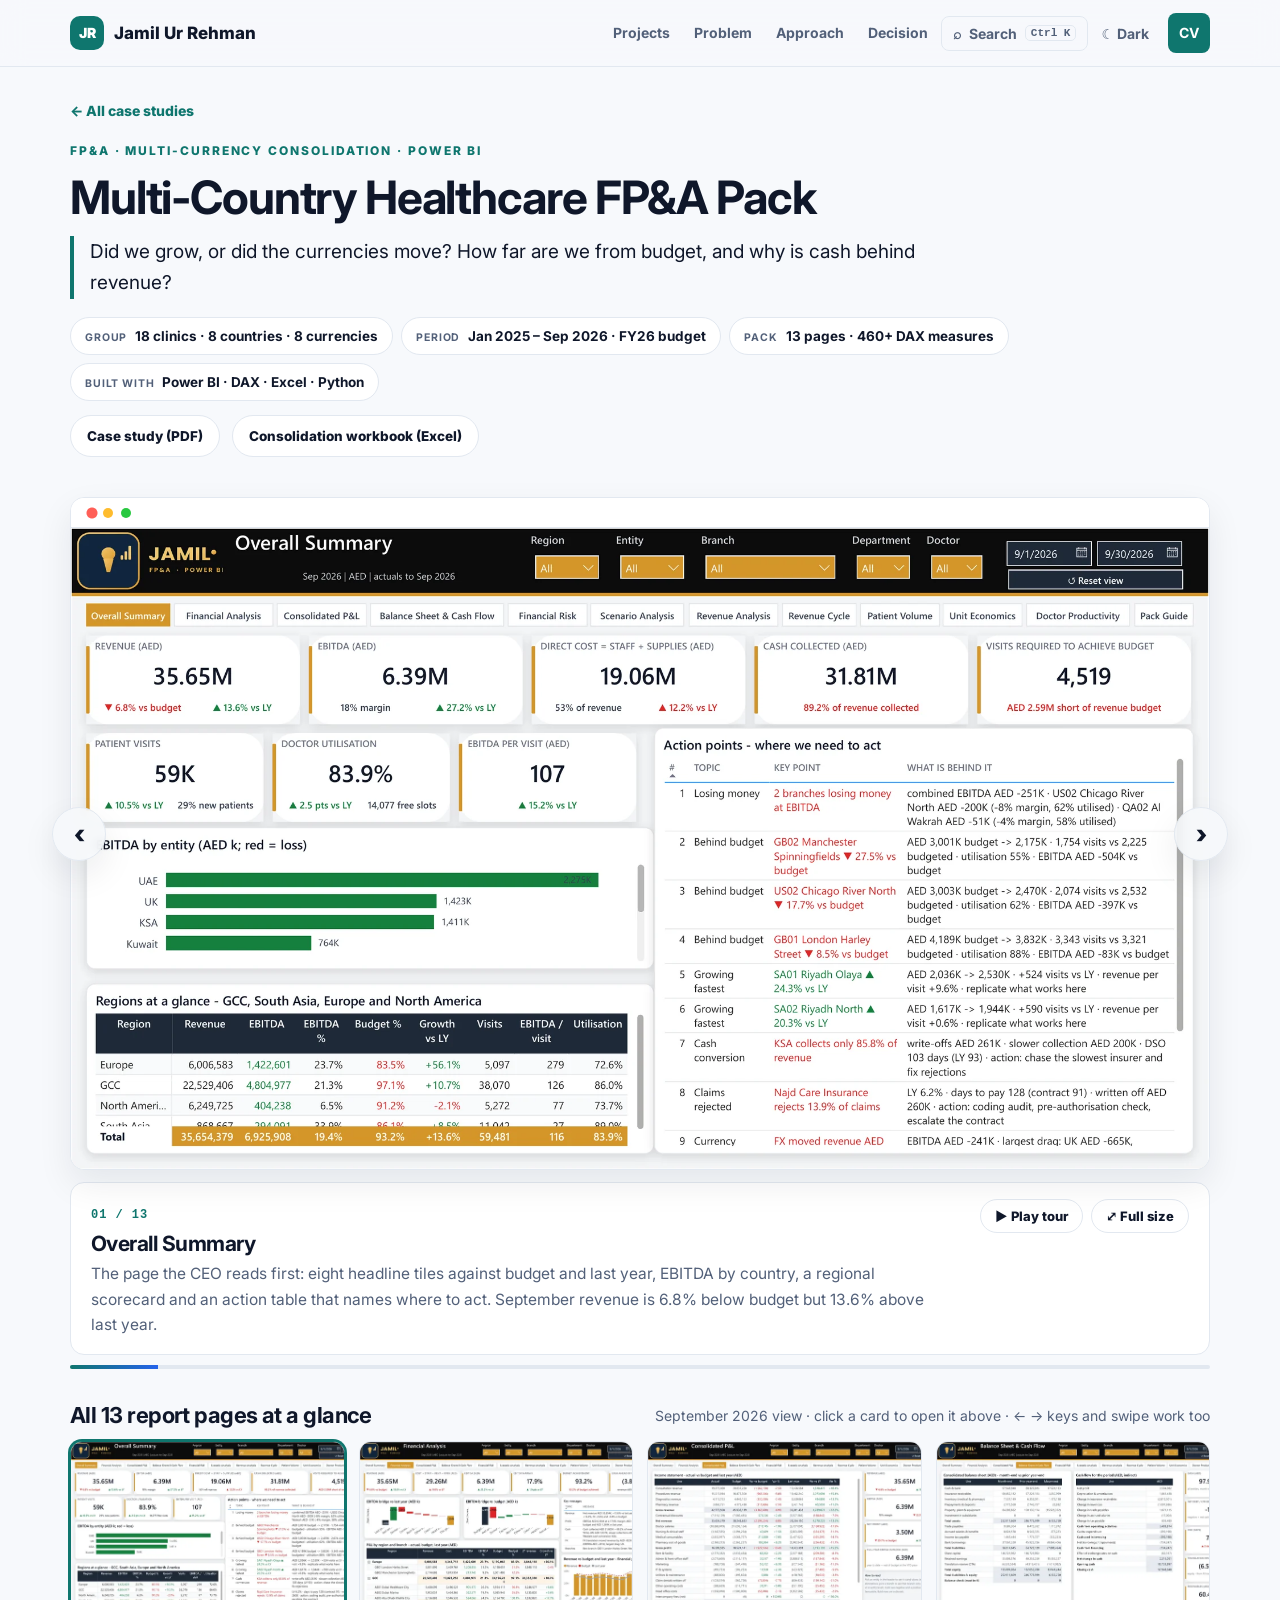
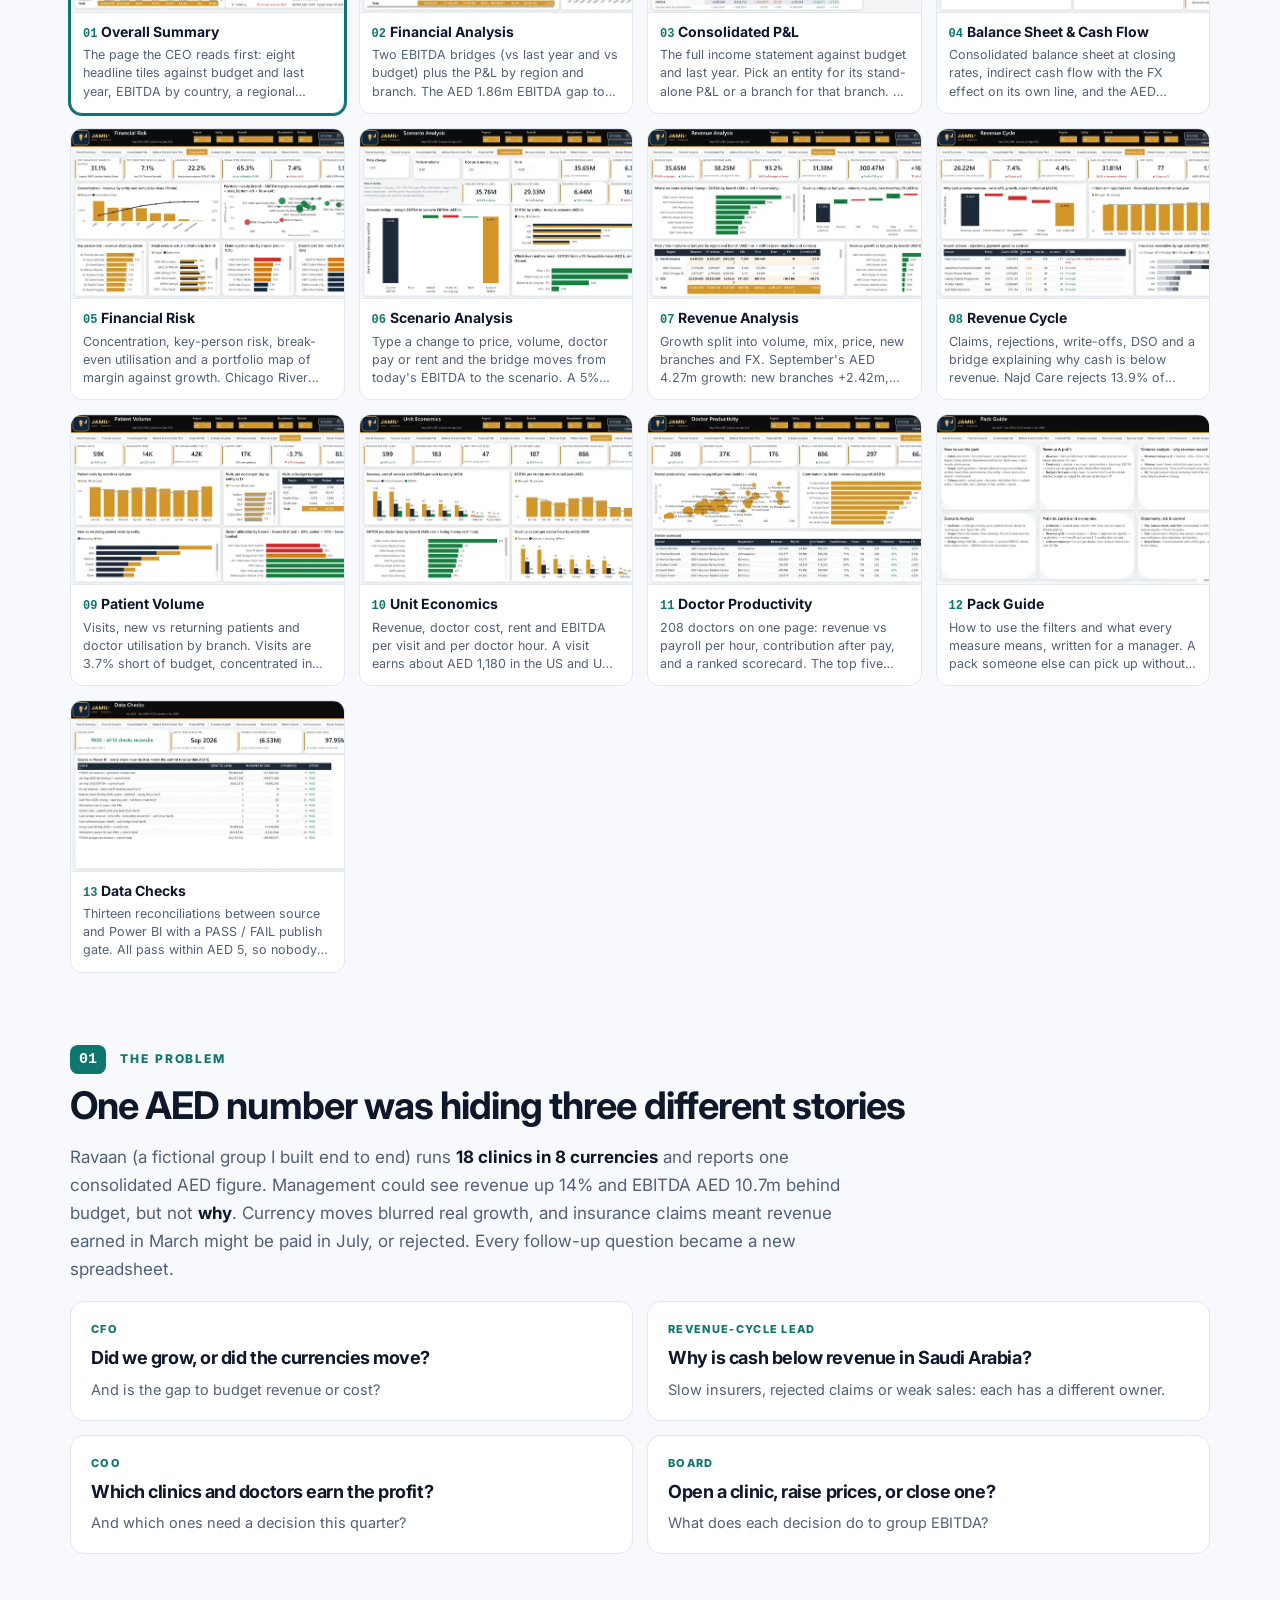
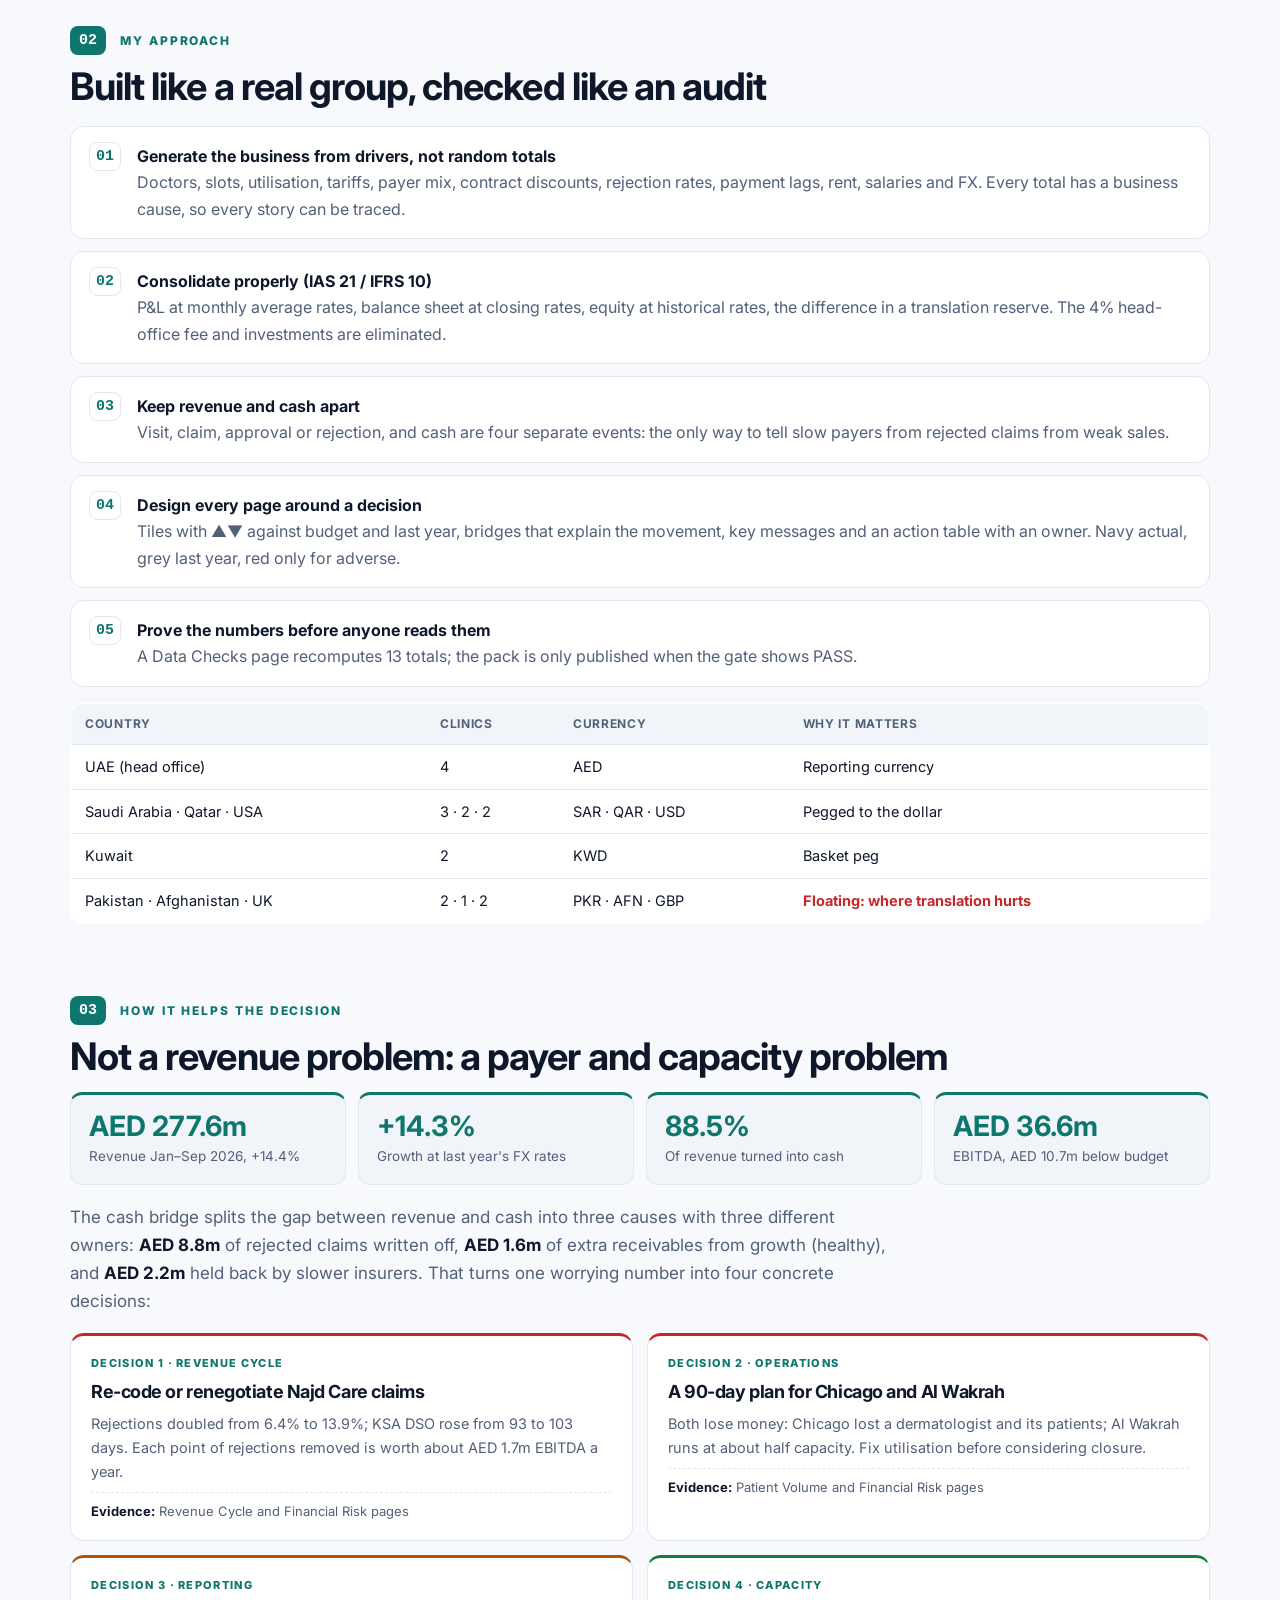
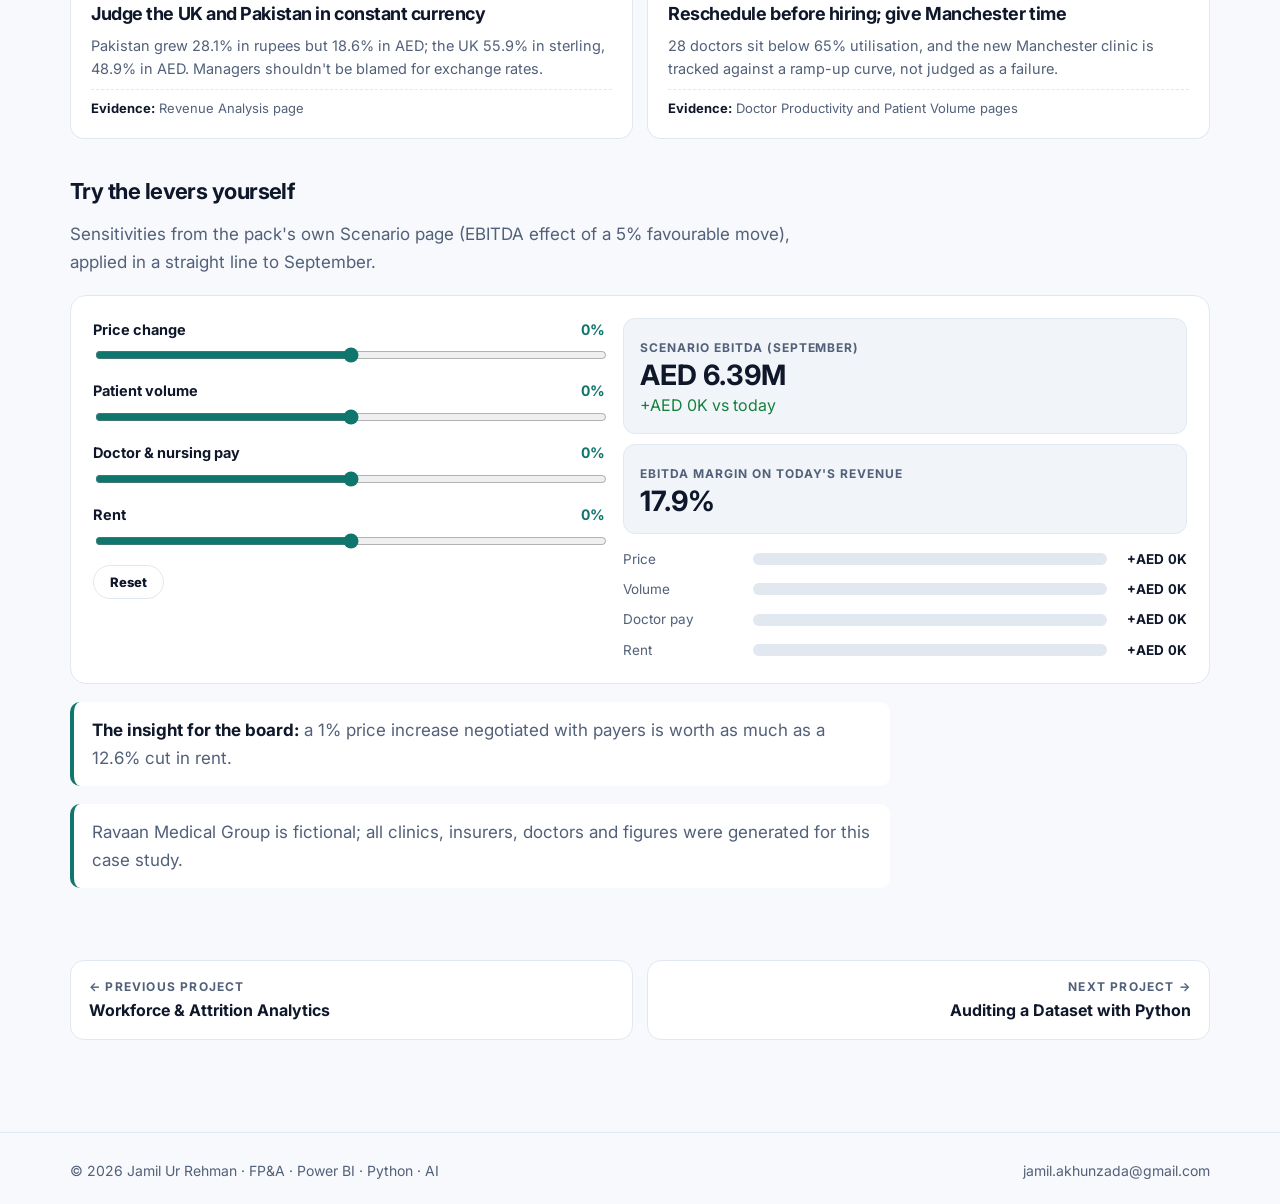
<file: projects/healthcare-fpa.html>
<!doctype html>
<html lang="en" data-theme="light" data-root="../">
<head>
<meta charset="utf-8">
<meta name="viewport" content="width=device-width, initial-scale=1, viewport-fit=cover">
<title>Multi-Country Healthcare FP&amp;A Pack | Jamil Ur Rehman</title>
<meta name="description" content="A 13-page Power BI management pack for a fictional 18-clinic healthcare group in 8 countries: consolidation with FX translation, constant-currency growth, revenue cycle, doctor productivity and scenarios.">
<meta property="og:title" content="Multi-Country Healthcare FP&amp;A Pack | Jamil Ur Rehman">
<meta property="og:description" content="A 13-page Power BI management pack for a fictional 18-clinic healthcare group in 8 countries: consolidation with FX translation, constant-currency growth, revenue cycle, doctor productivity and scenarios.">
<meta property="og:image" content="https://jamil-datafinance.github.io/assets/img/healthcare-fpa/overall-summary.webp">
<link rel="icon" href="data:image/svg+xml,%3Csvg xmlns='http://www.w3.org/2000/svg' viewBox='0 0 64 64'%3E%3Crect width='64' height='64' rx='14' fill='%230f766e'/%3E%3Ctext x='32' y='42' font-family='Arial' font-weight='900' font-size='26' text-anchor='middle' fill='%23ffffff'%3EJR%3C/text%3E%3C/svg%3E">
<link rel="preconnect" href="https://fonts.googleapis.com">
<link rel="preconnect" href="https://fonts.gstatic.com" crossorigin>
<link href="https://fonts.googleapis.com/css2?family=Inter:wght@400;500;600;700;800;900&display=swap" rel="stylesheet">
<link rel="stylesheet" href="../assets/css/style.css?v=11">
<script>try{var t=localStorage.getItem("theme");if(t)document.documentElement.setAttribute("data-theme",t)}catch(e){}</script>
</head>
<body data-project="healthcare-fpa">
<div id="prog"></div>
<a class="skip" href="#viewer">Skip to the dashboard</a>
<header class="bar"><div class="wrap">
  <a class="brand" href="../index.html"><i>JR</i><span>Jamil Ur Rehman</span></a>
  <nav class="nav" aria-label="Main">
    <a class="h" href="../index.html#work">Projects</a><a class="h" href="#problem">Problem</a><a class="h" href="#approach">Approach</a><a class="h" href="#decision">Decision</a>
    <button class="kbtn" type="button" data-cmd aria-label="Search the portfolio (Ctrl+K)">⌕ <span>Search</span> <kbd>Ctrl K</kbd></button>
    <button id="th" type="button" aria-pressed="false">☀ Light</button>
    <a class="cv" href="../assets/files/Jamil-Ur-Rehman-CV.pdf?v=4" target="_blank" rel="noopener">CV</a>
  </nav>
</div></header>

<main class="wrap" id="main">
<section class="phero">
  <a class="crumb" href="../index.html#work">← All case studies</a>
  <span class="eye">FP&amp;A · Multi-currency consolidation · Power BI</span>
  <h1>Multi-Country Healthcare FP&amp;A Pack</h1>
  <p class="q">Did we grow, or did the currencies move? How far are we from budget, and why is cash behind revenue?</p>
  
  <div class="facts"><div><small>Group</small><b>18 clinics · 8 countries · 8 currencies</b></div><div><small>Period</small><b>Jan 2025 – Sep 2026 · FY26 budget</b></div><div><small>Pack</small><b>13 pages · 460+ DAX measures</b></div><div><small>Built with</small><b>Power BI · DAX · Excel · Python</b></div></div><div class="dl"><a class="btn" href="../assets/files/Healthcare-FPA-Case-Study.pdf" target="_blank" rel="noopener">Case study (PDF)</a><a class="btn" href="../assets/files/Healthcare-Consolidation-FX.xlsx" download>Consolidation workbook (Excel)</a></div>
</section><section class="viewer" id="viewer" data-viewer aria-label="Report pages">
  <div class="vstage">
    <figure class="frame"><i></i><img data-zoom src="../assets/img/healthcare-fpa/overall-summary.webp" alt="Overall Summary"></figure>
    <button type="button" class="vnav prev" aria-label="Previous page">‹</button>
    <button type="button" class="vnav next" aria-label="Next page">›</button>
  </div>
  <div class="vbar">
    <div class="vinfo"><span class="vnum">01 / 13</span><h3 class="vtitle">Overall Summary</h3><p class="vdesc">The page the CEO reads first: eight headline tiles against budget and last year, EBITDA by country, a regional scorecard and an action table that names where to act. September revenue is 6.8% below budget but 13.6% above last year.</p></div>
    <div class="vctl"><button type="button" data-play aria-pressed="false">▶ Play tour</button><button type="button" data-full>⤢ Full size</button></div>
  </div>
  <div class="vprog"><i></i></div>
  <div class="vhead"><h3>All 13 report pages at a glance</h3><span>September 2026 view · click a card to open it above · ← → keys and swipe work too</span></div>
  <div class="vthumbs"><button type="button" class="vt" data-src="../assets/img/healthcare-fpa/overall-summary.webp" data-title="Overall Summary" data-desc="The page the CEO reads first: eight headline tiles against budget and last year, EBITDA by country, a regional scorecard and an action table that names where to act. September revenue is 6.8% below budget but 13.6% above last year." data-alt="Overall Summary" data-group=""><img src="../assets/img/healthcare-fpa/thumbs/overall-summary.webp" alt="" loading="lazy"><span><b><i>01</i>Overall Summary</b><small>The page the CEO reads first: eight headline tiles against budget and last year, EBITDA by country, a regional scorecard and an action table that names where to act. September revenue is 6.8% below budget but 13.6% above last year.</small></span></button><button type="button" class="vt" data-src="../assets/img/healthcare-fpa/financial-analysis.webp" data-title="Financial Analysis" data-desc="Two EBITDA bridges (vs last year and vs budget) plus the P&amp;L by region and branch. The AED 1.86m EBITDA gap to budget is almost entirely a revenue shortfall; costs are slightly better than plan." data-alt="Financial Analysis" data-group=""><img src="../assets/img/healthcare-fpa/thumbs/financial-analysis.webp" alt="" loading="lazy"><span><b><i>02</i>Financial Analysis</b><small>Two EBITDA bridges (vs last year and vs budget) plus the P&L by region and branch. The AED 1.86m EBITDA gap to budget is almost entirely a revenue shortfall; costs are slightly better than plan.</small></span></button><button type="button" class="vt" data-src="../assets/img/healthcare-fpa/consolidated-pl.webp" data-title="Consolidated P&amp;L" data-desc="The full income statement against budget and last year. Pick an entity for its stand-alone P&amp;L or a branch for that branch. All four revenue lines miss budget by 6–8%, so the gap is broad, not one service." data-alt="Consolidated P&amp;L" data-group=""><img src="../assets/img/healthcare-fpa/thumbs/consolidated-pl.webp" alt="" loading="lazy"><span><b><i>03</i>Consolidated P&L</b><small>The full income statement against budget and last year. Pick an entity for its stand-alone P&L or a branch for that branch. All four revenue lines miss budget by 6–8%, so the gap is broad, not one service.</small></span></button><button type="button" class="vt" data-src="../assets/img/healthcare-fpa/balance-sheet-cash-flow.webp" data-title="Balance Sheet &amp; Cash Flow" data-desc="Consolidated balance sheet at closing rates, indirect cash flow with the FX effect on its own line, and the AED 6.53m translation reserve in equity. The group holds net cash." data-alt="Balance Sheet &amp; Cash Flow" data-group=""><img src="../assets/img/healthcare-fpa/thumbs/balance-sheet-cash-flow.webp" alt="" loading="lazy"><span><b><i>04</i>Balance Sheet & Cash Flow</b><small>Consolidated balance sheet at closing rates, indirect cash flow with the FX effect on its own line, and the AED 6.53m translation reserve in equity. The group holds net cash.</small></span></button><button type="button" class="vt" data-src="../assets/img/healthcare-fpa/financial-risk.webp" data-title="Financial Risk" data-desc="Concentration, key-person risk, break-even utilisation and a portfolio map of margin against growth. Chicago River North and Al Wakrah sit in the &quot;fix or exit&quot; corner." data-alt="Financial Risk" data-group=""><img src="../assets/img/healthcare-fpa/thumbs/financial-risk.webp" alt="" loading="lazy"><span><b><i>05</i>Financial Risk</b><small>Concentration, key-person risk, break-even utilisation and a portfolio map of margin against growth. Chicago River North and Al Wakrah sit in the "fix or exit" corner.</small></span></button><button type="button" class="vt" data-src="../assets/img/healthcare-fpa/scenario-analysis.webp" data-title="Scenario Analysis" data-desc="Type a change to price, volume, doctor pay or rent and the bridge moves from today&#x27;s EBITDA to the scenario. A 5% price move is worth 12× the same move in rent." data-alt="Scenario Analysis" data-group=""><img src="../assets/img/healthcare-fpa/thumbs/scenario-analysis.webp" alt="" loading="lazy"><span><b><i>06</i>Scenario Analysis</b><small>Type a change to price, volume, doctor pay or rent and the bridge moves from today's EBITDA to the scenario. A 5% price move is worth 12× the same move in rent.</small></span></button><button type="button" class="vt" data-src="../assets/img/healthcare-fpa/revenue-analysis.webp" data-title="Revenue Analysis" data-desc="Growth split into volume, mix, price, new branches and FX. September&#x27;s AED 4.27m growth: new branches +2.42m, volume +2.16m, price +1.12m, less mix −0.61m and FX −0.82m." data-alt="Revenue Analysis" data-group=""><img src="../assets/img/healthcare-fpa/thumbs/revenue-analysis.webp" alt="" loading="lazy"><span><b><i>07</i>Revenue Analysis</b><small>Growth split into volume, mix, price, new branches and FX. September's AED 4.27m growth: new branches +2.42m, volume +2.16m, price +1.12m, less mix −0.61m and FX −0.82m.</small></span></button><button type="button" class="vt" data-src="../assets/img/healthcare-fpa/revenue-cycle.webp" data-title="Revenue Cycle" data-desc="Claims, rejections, write-offs, DSO and a bridge explaining why cash is below revenue. Najd Care rejects 13.9% of claims and pays in 128 days against a 91-day contract." data-alt="Revenue Cycle" data-group=""><img src="../assets/img/healthcare-fpa/thumbs/revenue-cycle.webp" alt="" loading="lazy"><span><b><i>08</i>Revenue Cycle</b><small>Claims, rejections, write-offs, DSO and a bridge explaining why cash is below revenue. Najd Care rejects 13.9% of claims and pays in 128 days against a 91-day contract.</small></span></button><button type="button" class="vt" data-src="../assets/img/healthcare-fpa/patient-volume.webp" data-title="Patient Volume" data-desc="Visits, new vs returning patients and doctor utilisation by branch. Visits are 3.7% short of budget, concentrated in three branches running at 55–62% utilisation." data-alt="Patient Volume" data-group=""><img src="../assets/img/healthcare-fpa/thumbs/patient-volume.webp" alt="" loading="lazy"><span><b><i>09</i>Patient Volume</b><small>Visits, new vs returning patients and doctor utilisation by branch. Visits are 3.7% short of budget, concentrated in three branches running at 55–62% utilisation.</small></span></button><button type="button" class="vt" data-src="../assets/img/healthcare-fpa/unit-economics.webp" data-title="Unit Economics" data-desc="Revenue, doctor cost, rent and EBITDA per visit and per doctor hour. A visit earns about AED 1,180 in the US and UK and AED 88 in Pakistan: margin comes from tariff in some markets and volume in others." data-alt="Unit Economics" data-group=""><img src="../assets/img/healthcare-fpa/thumbs/unit-economics.webp" alt="" loading="lazy"><span><b><i>10</i>Unit Economics</b><small>Revenue, doctor cost, rent and EBITDA per visit and per doctor hour. A visit earns about AED 1,180 in the US and UK and AED 88 in Pakistan: margin comes from tariff in some markets and volume in others.</small></span></button><button type="button" class="vt" data-src="../assets/img/healthcare-fpa/doctor-productivity.webp" data-title="Doctor Productivity" data-desc="208 doctors on one page: revenue vs payroll per hour, contribution after pay, and a ranked scorecard. The top five doctors bring 7.1% of revenue, a key-person risk." data-alt="Doctor Productivity" data-group=""><img src="../assets/img/healthcare-fpa/thumbs/doctor-productivity.webp" alt="" loading="lazy"><span><b><i>11</i>Doctor Productivity</b><small>208 doctors on one page: revenue vs payroll per hour, contribution after pay, and a ranked scorecard. The top five doctors bring 7.1% of revenue, a key-person risk.</small></span></button><button type="button" class="vt" data-src="../assets/img/healthcare-fpa/pack-guide.webp" data-title="Pack Guide" data-desc="How to use the filters and what every measure means, written for a manager. A pack someone else can pick up without me in the room." data-alt="Pack Guide" data-group=""><img src="../assets/img/healthcare-fpa/thumbs/pack-guide.webp" alt="" loading="lazy"><span><b><i>12</i>Pack Guide</b><small>How to use the filters and what every measure means, written for a manager. A pack someone else can pick up without me in the room.</small></span></button><button type="button" class="vt" data-src="../assets/img/healthcare-fpa/data-checks.webp" data-title="Data Checks" data-desc="Thirteen reconciliations between source and Power BI with a PASS / FAIL publish gate. All pass within AED 5, so nobody decides on unreconciled numbers." data-alt="Data Checks" data-group=""><img src="../assets/img/healthcare-fpa/thumbs/data-checks.webp" alt="" loading="lazy"><span><b><i>13</i>Data Checks</b><small>Thirteen reconciliations between source and Power BI with a PASS / FAIL publish gate. All pass within AED 5, so nobody decides on unreconciled numbers.</small></span></button></div>
</section><section class="pad" id="problem"><div class="num"><b>01</b><span>The problem</span></div><h2>One AED number was hiding three different stories</h2><p>Ravaan (a fictional group I built end to end) runs <b>18 clinics in 8 currencies</b> and reports one consolidated AED figure. Management could see revenue up 14% and EBITDA AED 10.7m behind budget, but not <b>why</b>. Currency moves blurred real growth, and insurance claims meant revenue earned in March might be paid in July, or rejected. Every follow-up question became a new spreadsheet.</p><div class="cards2"><div class="dcard  rv"><small>CFO</small><h3>Did we grow, or did the currencies move?</h3><p>And is the gap to budget revenue or cost?</p></div><div class="dcard  rv"><small>Revenue-cycle lead</small><h3>Why is cash below revenue in Saudi Arabia?</h3><p>Slow insurers, rejected claims or weak sales: each has a different owner.</p></div><div class="dcard  rv"><small>COO</small><h3>Which clinics and doctors earn the profit?</h3><p>And which ones need a decision this quarter?</p></div><div class="dcard  rv"><small>Board</small><h3>Open a clinic, raise prices, or close one?</h3><p>What does each decision do to group EBITDA?</p></div></div></section><section class="pad" id="approach"><div class="num"><b>02</b><span>My approach</span></div><h2>Built like a real group, checked like an audit</h2><ol class="steps"><li class="rv"><b>Generate the business from drivers, not random totals</b>Doctors, slots, utilisation, tariffs, payer mix, contract discounts, rejection rates, payment lags, rent, salaries and FX. Every total has a business cause, so every story can be traced.</li><li class="rv"><b>Consolidate properly (IAS 21 / IFRS 10)</b>P&amp;L at monthly average rates, balance sheet at closing rates, equity at historical rates, the difference in a translation reserve. The 4% head-office fee and investments are eliminated.</li><li class="rv"><b>Keep revenue and cash apart</b>Visit, claim, approval or rejection, and cash are four separate events: the only way to tell slow payers from rejected claims from weak sales.</li><li class="rv"><b>Design every page around a decision</b>Tiles with ▲▼ against budget and last year, bridges that explain the movement, key messages and an action table with an owner. Navy actual, grey last year, red only for adverse.</li><li class="rv"><b>Prove the numbers before anyone reads them</b>A Data Checks page recomputes 13 totals; the pack is only published when the gate shows PASS.</li></ol><div class="tscroll"><table class="tbl rv"><thead><tr><th>Country</th><th>Clinics</th><th>Currency</th><th>Why it matters</th></tr></thead><tbody><tr><td>UAE (head office)</td><td>4</td><td>AED</td><td>Reporting currency</td></tr><tr><td>Saudi Arabia · Qatar · USA</td><td>3 · 2 · 2</td><td>SAR · QAR · USD</td><td>Pegged to the dollar</td></tr><tr><td>Kuwait</td><td>2</td><td>KWD</td><td>Basket peg</td></tr><tr><td>Pakistan · Afghanistan · UK</td><td>2 · 1 · 2</td><td>PKR · AFN · GBP</td><td><span class="bad">Floating: where translation hurts</span></td></tr></tbody></table></div></section><section class="pad" id="decision"><div class="num"><b>03</b><span>How it helps the decision</span></div><h2>Not a revenue problem: a payer and capacity problem</h2><div class="stats" style="margin-bottom:18px"><div class="stat"><strong>AED <span data-count="300.5">300.5</span>m</strong><span>Revenue Jan–Sep 2026, +14.4%</span></div><div class="stat"><strong data-count="15.5" data-prefix="+" data-suffix="%">+15.5%</strong><span>Growth at last year's FX rates</span></div><div class="stat"><strong data-count="95.8" data-suffix="%">95.8%</strong><span>Of revenue turned into cash</span></div><div class="stat"><strong>AED <span data-count="39.6">39.6</span>m</strong><span>EBITDA, AED 10.7m below budget</span></div></div><p>The cash bridge splits the gap between revenue and cash into three causes with three different owners: <b>AED 8.8m</b> of rejected claims written off, <b>AED 1.6m</b> of extra receivables from growth (healthy), and <b>AED 2.2m</b> held back by slower insurers. That turns one worrying number into four concrete decisions:</p><div class="cards2"><div class="dcard neg rv"><small>Decision 1 · Revenue cycle</small><h3>Re-code or renegotiate Najd Care claims</h3><p>Rejections doubled from 6.4% to 13.9%; KSA DSO rose from 93 to 103 days. Each point of rejections removed is worth about AED 1.7m EBITDA a year.</p><div class=ev><b>Evidence:</b> Revenue Cycle and Financial Risk pages</div></div><div class="dcard neg rv"><small>Decision 2 · Operations</small><h3>A 90-day plan for Chicago and Al Wakrah</h3><p>Both lose money: Chicago lost a dermatologist and its patients; Al Wakrah runs at about half capacity. Fix utilisation before considering closure.</p><div class=ev><b>Evidence:</b> Patient Volume and Financial Risk pages</div></div><div class="dcard amb rv"><small>Decision 3 · Reporting</small><h3>Judge the UK and Pakistan in constant currency</h3><p>Pakistan grew 28.1% in rupees but 18.6% in AED; the UK 55.9% in sterling, 48.9% in AED. Managers shouldn't be blamed for exchange rates.</p><div class=ev><b>Evidence:</b> Revenue Analysis page</div></div><div class="dcard pos rv"><small>Decision 4 · Capacity</small><h3>Reschedule before hiring; give Manchester time</h3><p>28 doctors sit below 65% utilisation, and the new Manchester clinic is tracked against a ramp-up curve, not judged as a failure.</p><div class=ev><b>Evidence:</b> Doctor Productivity and Patient Volume pages</div></div></div><h3 style="margin:40px 0 4px;font-size:22px">Try the levers yourself</h3><p class="mut" style="max-width:780px">Sensitivities from the pack's own Scenario page (EBITDA effect of a 5% favourable move), applied in a straight line to September.</p><div class="sim rv" data-sim data-base="6394" data-rev="35654">
  <div>
    <label for="s1">Price change <output for="s1">0%</output><input id="s1" type="range" min="-10" max="10" step="0.5" value="0" data-per="351.2" data-sign="1"></label>
    <label for="s2">Patient volume <output for="s2">0%</output><input id="s2" type="range" min="-10" max="10" step="0.5" value="0" data-per="288" data-sign="1"></label>
    <label for="s3">Doctor &amp; nursing pay <output for="s3">0%</output><input id="s3" type="range" min="-10" max="10" step="0.5" value="0" data-per="140.4" data-sign="-1"></label>
    <label for="s4">Rent <output for="s4">0%</output><input id="s4" type="range" min="-10" max="10" step="0.5" value="0" data-per="27.8" data-sign="-1"></label>
    <button class="btn" type="button" data-reset style="padding:8px 16px;font-size:13px">Reset</button>
  </div>
  <div class="res">
    <div class="big"><small>Scenario EBITDA (September)</small><strong data-out="ebitda">AED 6.39M</strong><span data-out="delta"></span></div>
    <div class="big"><small>EBITDA margin on today's revenue</small><strong data-out="margin">17.9%</strong></div>
    <div class="bars"><div>Price<span><i></i></span><em></em></div><div>Volume<span><i></i></span><em></em></div><div>Doctor pay<span><i></i></span><em></em></div><div>Rent<span><i></i></span><em></em></div></div>
  </div>
</div><p class="note"><b>The insight for the board:</b> a 1% price increase negotiated with payers is worth as much as a 12.6% cut in rent.</p><p class="note">Ravaan Medical Group is fictional; all clinics, insurers, doctors and figures were generated for this case study.</p></section>
<nav class="pn" id="pn" style="margin-top:72px" aria-label="More projects"></nav>
</main>

<footer><div class="wrap"><span>© <span id="year">2026</span> Jamil Ur Rehman · FP&amp;A · Power BI · Python · AI</span><span><a href="mailto:jamil.akhunzada@gmail.com">jamil.akhunzada@gmail.com</a></span></div></footer>
<script src="../assets/js/site.js?v=6"></script>
</body>
</html>
</file>
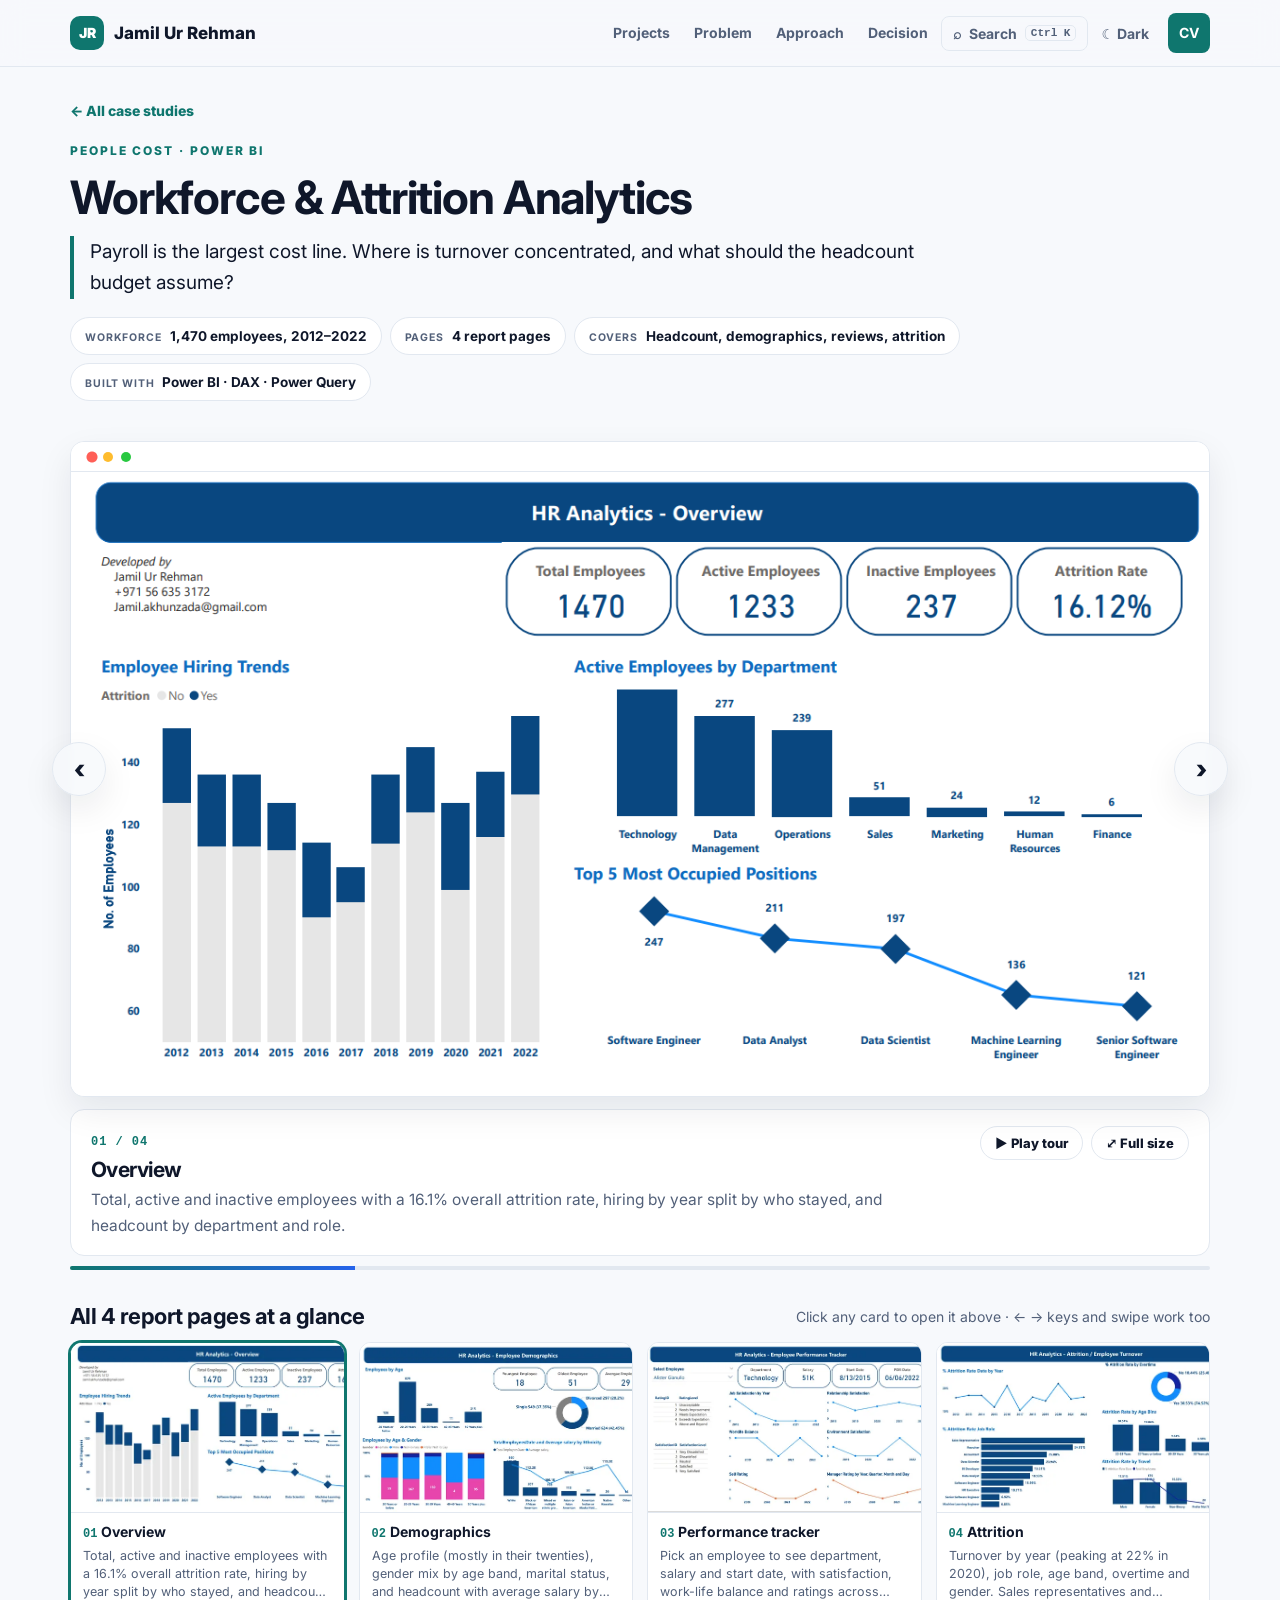
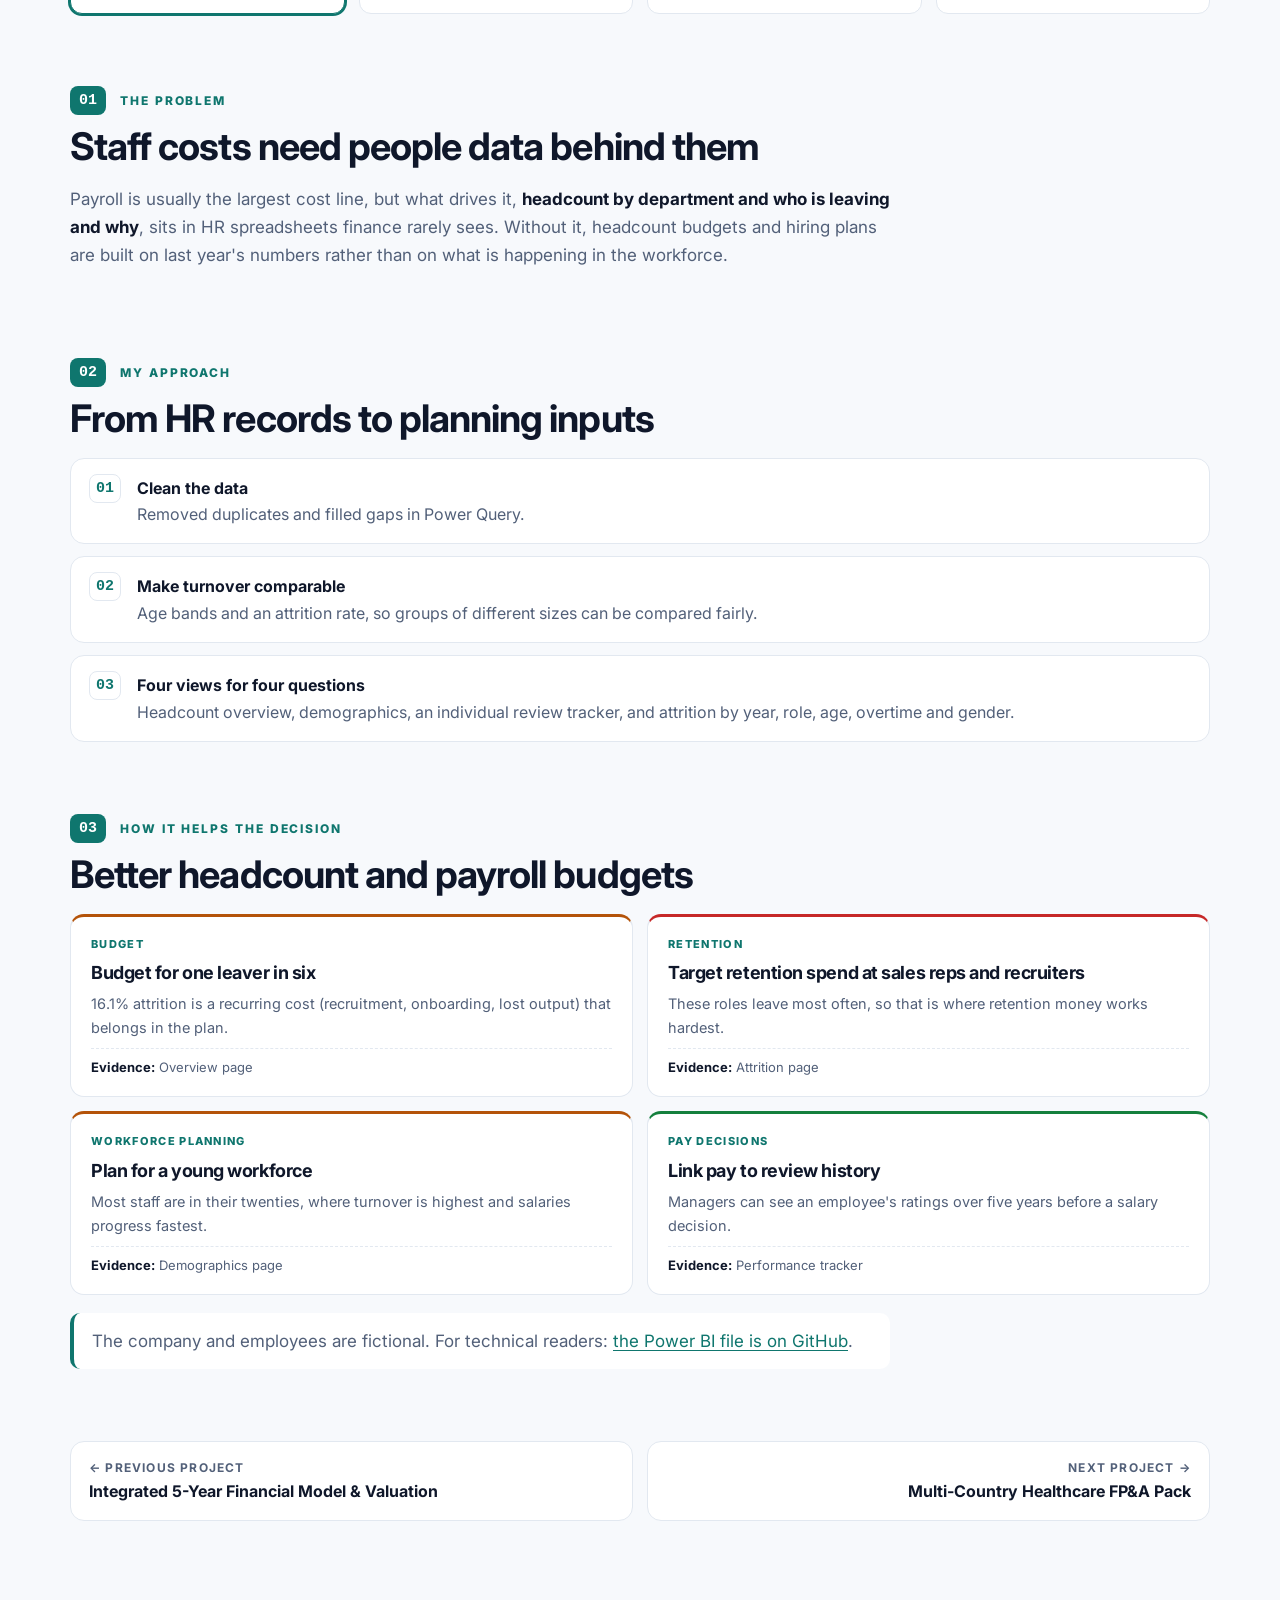
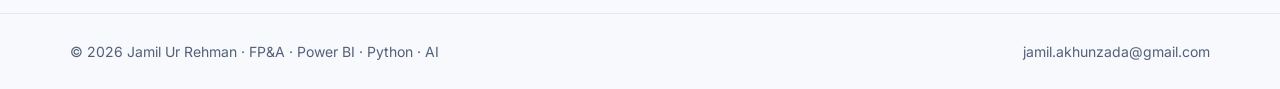
<file: projects/hr-analytics.html>
<!doctype html>
<html lang="en" data-theme="light" data-root="../">
<head>
<meta charset="utf-8">
<meta name="viewport" content="width=device-width, initial-scale=1, viewport-fit=cover">
<title>Workforce &amp; Attrition Analytics | Jamil Ur Rehman</title>
<meta name="description" content="Headcount, demographics, performance reviews and attrition for a 1,470-person workforce, built as input for headcount and payroll planning.">
<meta property="og:title" content="Workforce &amp; Attrition Analytics | Jamil Ur Rehman">
<meta property="og:description" content="Headcount, demographics, performance reviews and attrition for a 1,470-person workforce, built as input for headcount and payroll planning.">
<meta property="og:image" content="https://jamil-datafinance.github.io/assets/img/hr-analytics/overview.png">
<link rel="icon" href="data:image/svg+xml,%3Csvg xmlns='http://www.w3.org/2000/svg' viewBox='0 0 64 64'%3E%3Crect width='64' height='64' rx='14' fill='%230f766e'/%3E%3Ctext x='32' y='42' font-family='Arial' font-weight='900' font-size='26' text-anchor='middle' fill='%23ffffff'%3EJR%3C/text%3E%3C/svg%3E">
<link rel="preconnect" href="https://fonts.googleapis.com">
<link rel="preconnect" href="https://fonts.gstatic.com" crossorigin>
<link href="https://fonts.googleapis.com/css2?family=Inter:wght@400;500;600;700;800;900&display=swap" rel="stylesheet">
<link rel="stylesheet" href="../assets/css/style.css?v=11">
<script>try{var t=localStorage.getItem("theme");if(t)document.documentElement.setAttribute("data-theme",t)}catch(e){}</script>
</head>
<body data-project="hr-analytics">
<div id="prog"></div>
<a class="skip" href="#viewer">Skip to the dashboard</a>
<header class="bar"><div class="wrap">
  <a class="brand" href="../index.html"><i>JR</i><span>Jamil Ur Rehman</span></a>
  <nav class="nav" aria-label="Main">
    <a class="h" href="../index.html#work">Projects</a><a class="h" href="#problem">Problem</a><a class="h" href="#approach">Approach</a><a class="h" href="#decision">Decision</a>
    <button class="kbtn" type="button" data-cmd aria-label="Search the portfolio (Ctrl+K)">⌕ <span>Search</span> <kbd>Ctrl K</kbd></button>
    <button id="th" type="button" aria-pressed="false">☀ Light</button>
    <a class="cv" href="../assets/files/Jamil-Ur-Rehman-CV.pdf?v=4" target="_blank" rel="noopener">CV</a>
  </nav>
</div></header>

<main class="wrap" id="main">
<section class="phero">
  <a class="crumb" href="../index.html#work">← All case studies</a>
  <span class="eye">People cost · Power BI</span>
  <h1>Workforce &amp; Attrition Analytics</h1>
  <p class="q">Payroll is the largest cost line. Where is turnover concentrated, and what should the headcount budget assume?</p>
  
  <div class="facts"><div><small>Workforce</small><b>1,470 employees, 2012–2022</b></div><div><small>Pages</small><b>4 report pages</b></div><div><small>Covers</small><b>Headcount, demographics, reviews, attrition</b></div><div><small>Built with</small><b>Power BI · DAX · Power Query</b></div></div>
</section><section class="viewer" id="viewer" data-viewer aria-label="Report pages">
  <div class="vstage">
    <figure class="frame"><i></i><img data-zoom src="../assets/img/hr-analytics/overview.png" alt="Overview"></figure>
    <button type="button" class="vnav prev" aria-label="Previous page">‹</button>
    <button type="button" class="vnav next" aria-label="Next page">›</button>
  </div>
  <div class="vbar">
    <div class="vinfo"><span class="vnum">01 / 04</span><h3 class="vtitle">Overview</h3><p class="vdesc">Total, active and inactive employees with a 16.1% overall attrition rate, hiring by year split by who stayed, and headcount by department and role.</p></div>
    <div class="vctl"><button type="button" data-play aria-pressed="false">▶ Play tour</button><button type="button" data-full>⤢ Full size</button></div>
  </div>
  <div class="vprog"><i></i></div>
  <div class="vhead"><h3>All 4 report pages at a glance</h3><span>Click any card to open it above · ← → keys and swipe work too</span></div>
  <div class="vthumbs"><button type="button" class="vt" data-src="../assets/img/hr-analytics/overview.png" data-title="Overview" data-desc="Total, active and inactive employees with a 16.1% overall attrition rate, hiring by year split by who stayed, and headcount by department and role." data-alt="Overview" data-group=""><img src="../assets/img/hr-analytics/thumbs/overview.webp" alt="" loading="lazy"><span><b><i>01</i>Overview</b><small>Total, active and inactive employees with a 16.1% overall attrition rate, hiring by year split by who stayed, and headcount by department and role.</small></span></button><button type="button" class="vt" data-src="../assets/img/hr-analytics/demographics.png" data-title="Demographics" data-desc="Age profile (mostly in their twenties), gender mix by age band, marital status, and headcount with average salary by ethnicity." data-alt="Demographics" data-group=""><img src="../assets/img/hr-analytics/thumbs/demographics.webp" alt="" loading="lazy"><span><b><i>02</i>Demographics</b><small>Age profile (mostly in their twenties), gender mix by age band, marital status, and headcount with average salary by ethnicity.</small></span></button><button type="button" class="vt" data-src="../assets/img/hr-analytics/tracker.png" data-title="Performance tracker" data-desc="Pick an employee to see department, salary and start date, with satisfaction, work-life balance and ratings across review years." data-alt="Performance tracker" data-group=""><img src="../assets/img/hr-analytics/thumbs/tracker.webp" alt="" loading="lazy"><span><b><i>03</i>Performance tracker</b><small>Pick an employee to see department, salary and start date, with satisfaction, work-life balance and ratings across review years.</small></span></button><button type="button" class="vt" data-src="../assets/img/hr-analytics/attrition.png" data-title="Attrition" data-desc="Turnover by year (peaking at 22% in 2020), job role, age band, overtime and gender. Sales representatives and recruiters leave most." data-alt="Attrition" data-group=""><img src="../assets/img/hr-analytics/thumbs/attrition.webp" alt="" loading="lazy"><span><b><i>04</i>Attrition</b><small>Turnover by year (peaking at 22% in 2020), job role, age band, overtime and gender. Sales representatives and recruiters leave most.</small></span></button></div>
</section><section class="pad" id="problem"><div class="num"><b>01</b><span>The problem</span></div><h2>Staff costs need people data behind them</h2><p>Payroll is usually the largest cost line, but what drives it, <b>headcount by department and who is leaving and why</b>, sits in HR spreadsheets finance rarely sees. Without it, headcount budgets and hiring plans are built on last year's numbers rather than on what is happening in the workforce.</p></section><section class="pad" id="approach"><div class="num"><b>02</b><span>My approach</span></div><h2>From HR records to planning inputs</h2><ol class="steps"><li class="rv"><b>Clean the data</b>Removed duplicates and filled gaps in Power Query.</li><li class="rv"><b>Make turnover comparable</b>Age bands and an attrition rate, so groups of different sizes can be compared fairly.</li><li class="rv"><b>Four views for four questions</b>Headcount overview, demographics, an individual review tracker, and attrition by year, role, age, overtime and gender.</li></ol></section><section class="pad" id="decision"><div class="num"><b>03</b><span>How it helps the decision</span></div><h2>Better headcount and payroll budgets</h2><div class="cards2"><div class="dcard amb rv"><small>Budget</small><h3>Budget for one leaver in six</h3><p>16.1% attrition is a recurring cost (recruitment, onboarding, lost output) that belongs in the plan.</p><div class=ev><b>Evidence:</b> Overview page</div></div><div class="dcard neg rv"><small>Retention</small><h3>Target retention spend at sales reps and recruiters</h3><p>These roles leave most often, so that is where retention money works hardest.</p><div class=ev><b>Evidence:</b> Attrition page</div></div><div class="dcard amb rv"><small>Workforce planning</small><h3>Plan for a young workforce</h3><p>Most staff are in their twenties, where turnover is highest and salaries progress fastest.</p><div class=ev><b>Evidence:</b> Demographics page</div></div><div class="dcard pos rv"><small>Pay decisions</small><h3>Link pay to review history</h3><p>Managers can see an employee's ratings over five years before a salary decision.</p><div class=ev><b>Evidence:</b> Performance tracker</div></div></div><p class="note">The company and employees are fictional. For technical readers: <a href="https://github.com/Jamil-DataFinance/HR-Analytics" target="_blank" rel="noopener">the Power BI file is on GitHub</a>.</p></section>
<nav class="pn" id="pn" style="margin-top:72px" aria-label="More projects"></nav>
</main>

<footer><div class="wrap"><span>© <span id="year">2026</span> Jamil Ur Rehman · FP&amp;A · Power BI · Python · AI</span><span><a href="mailto:jamil.akhunzada@gmail.com">jamil.akhunzada@gmail.com</a></span></div></footer>
<script src="../assets/js/site.js?v=6"></script>
</body>
</html>
</file>
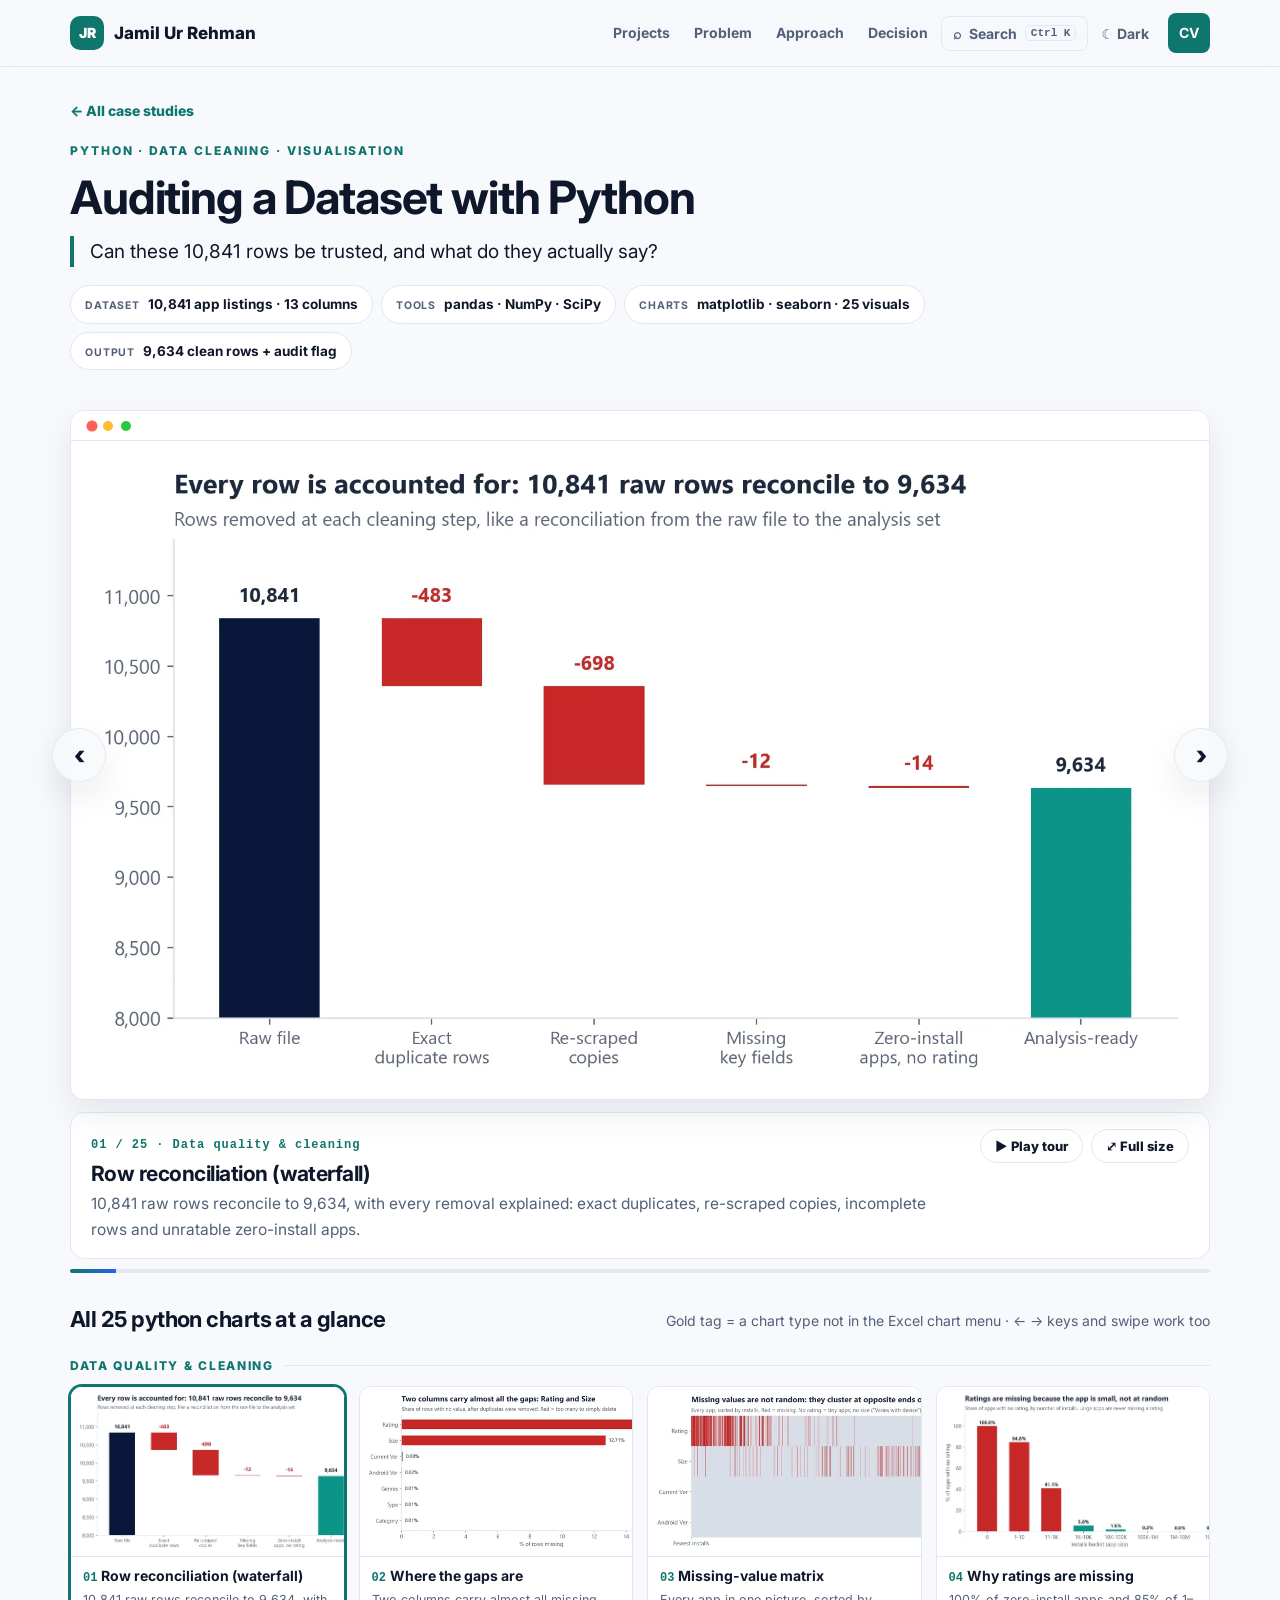
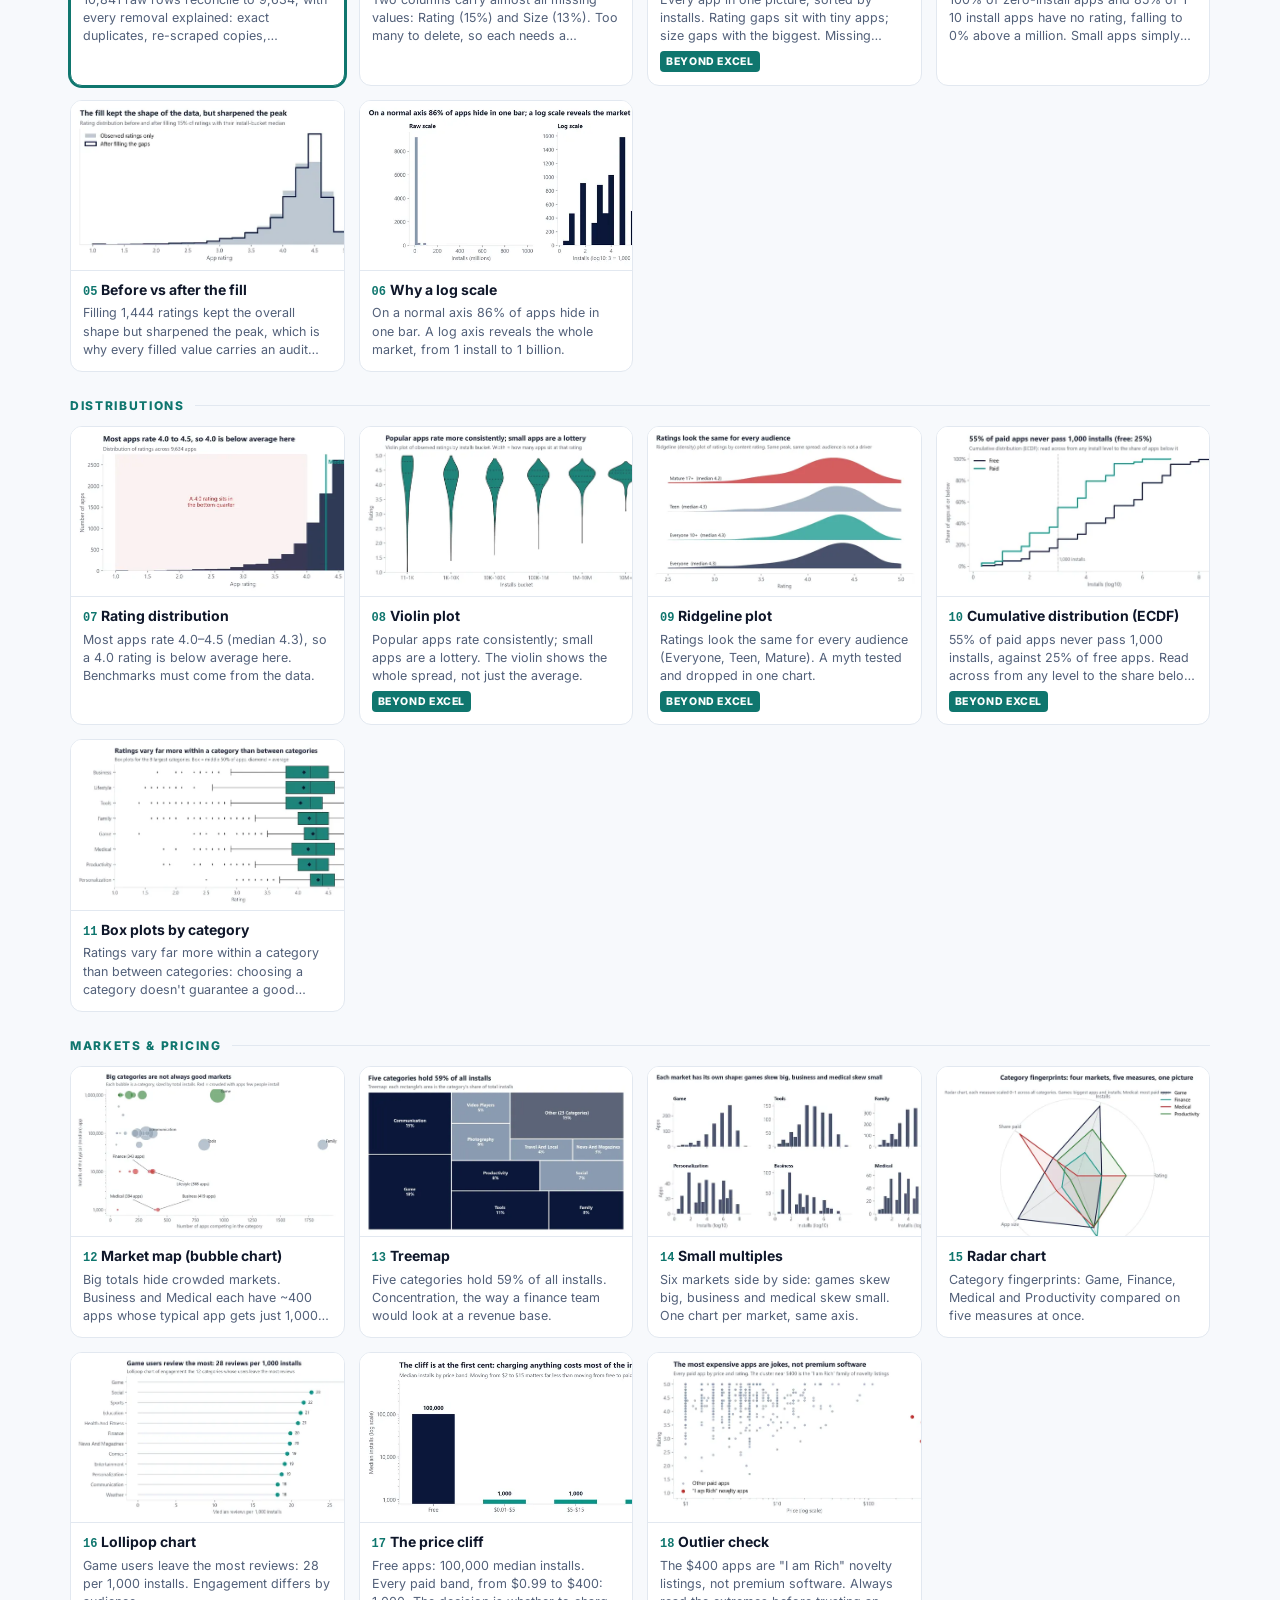
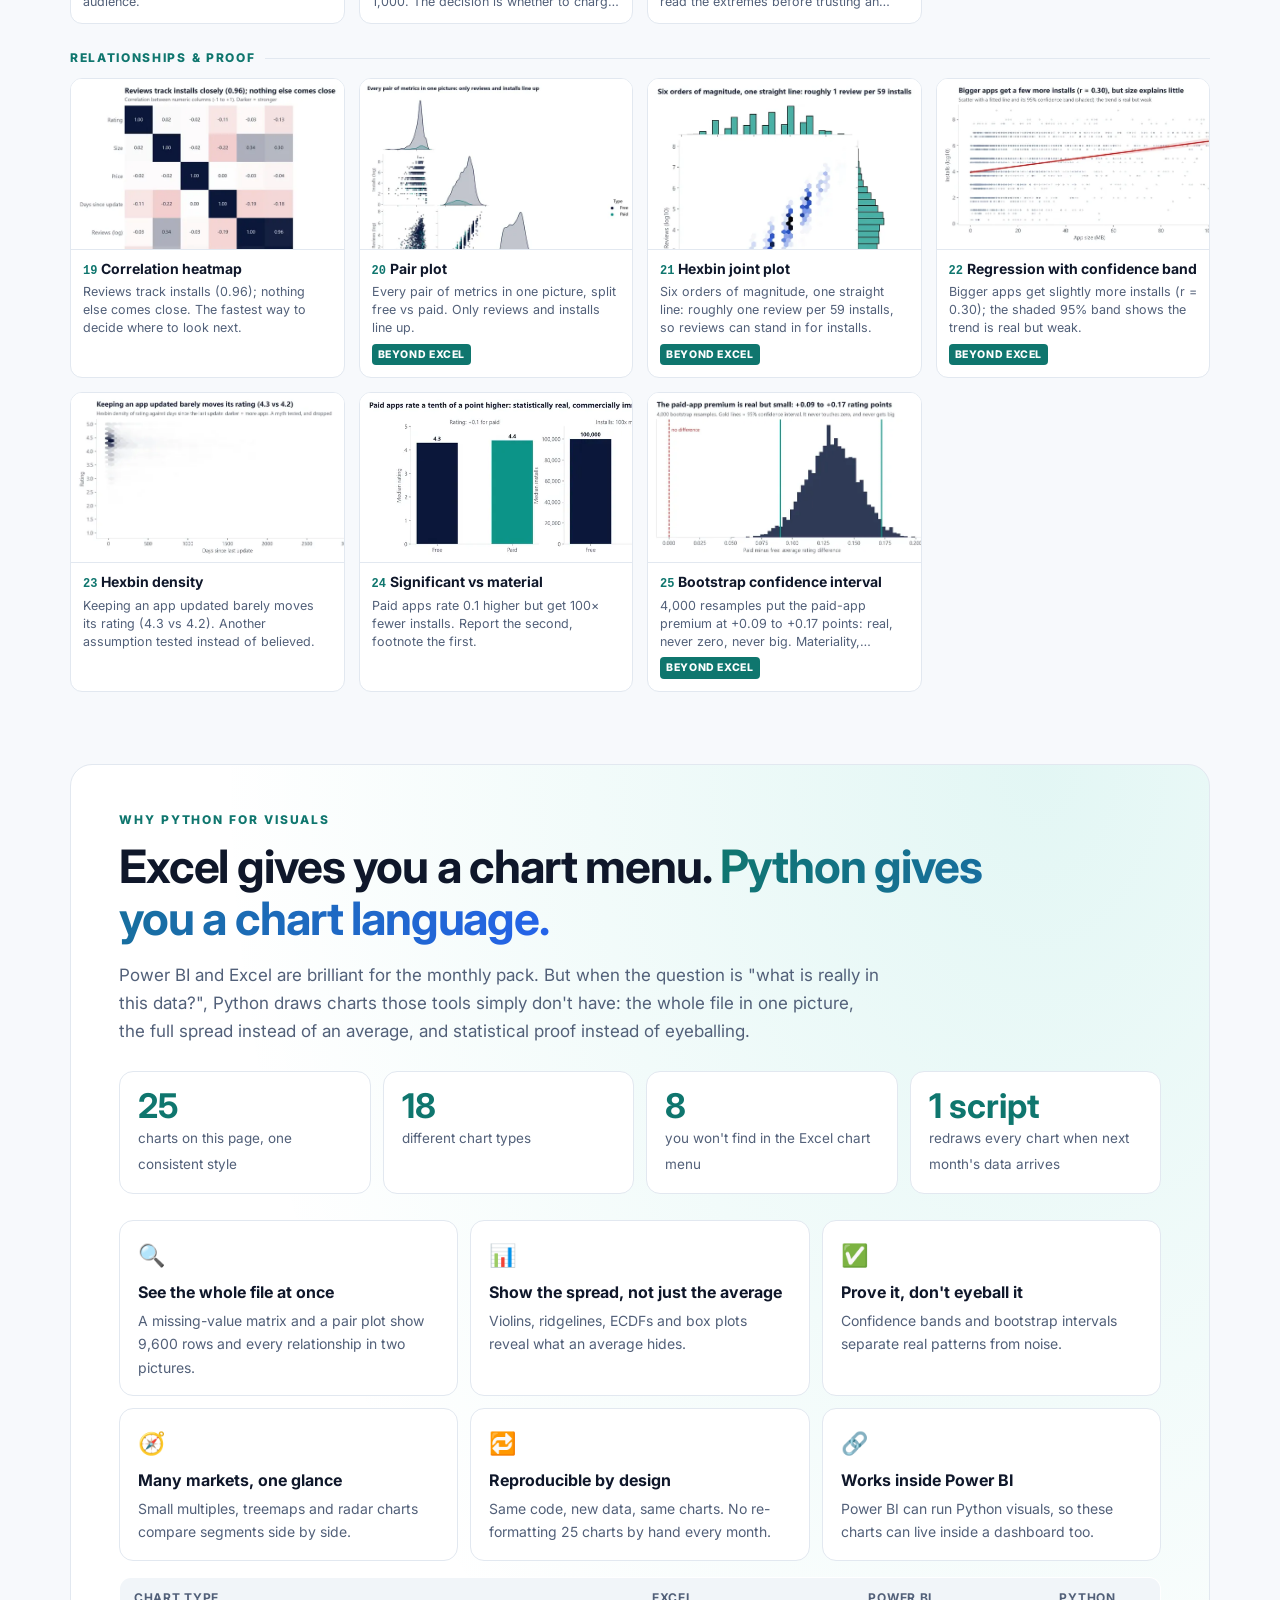
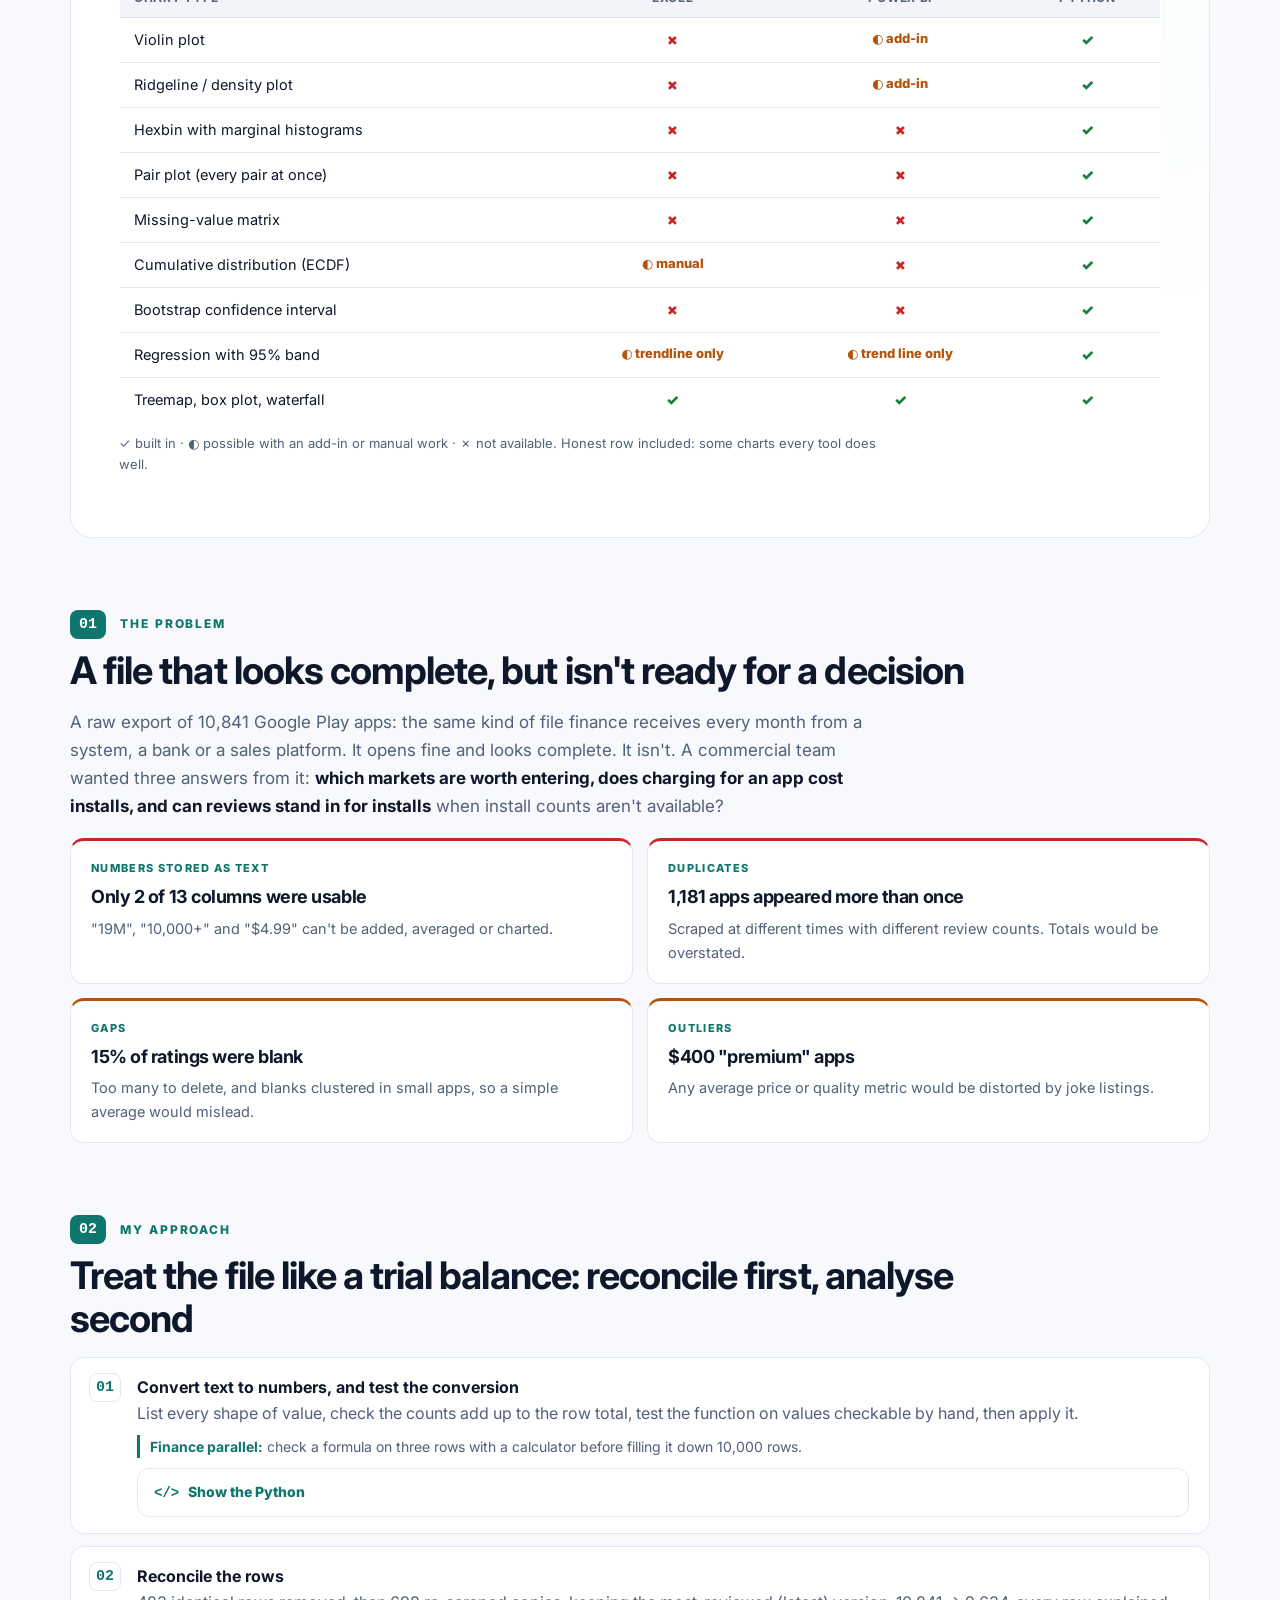
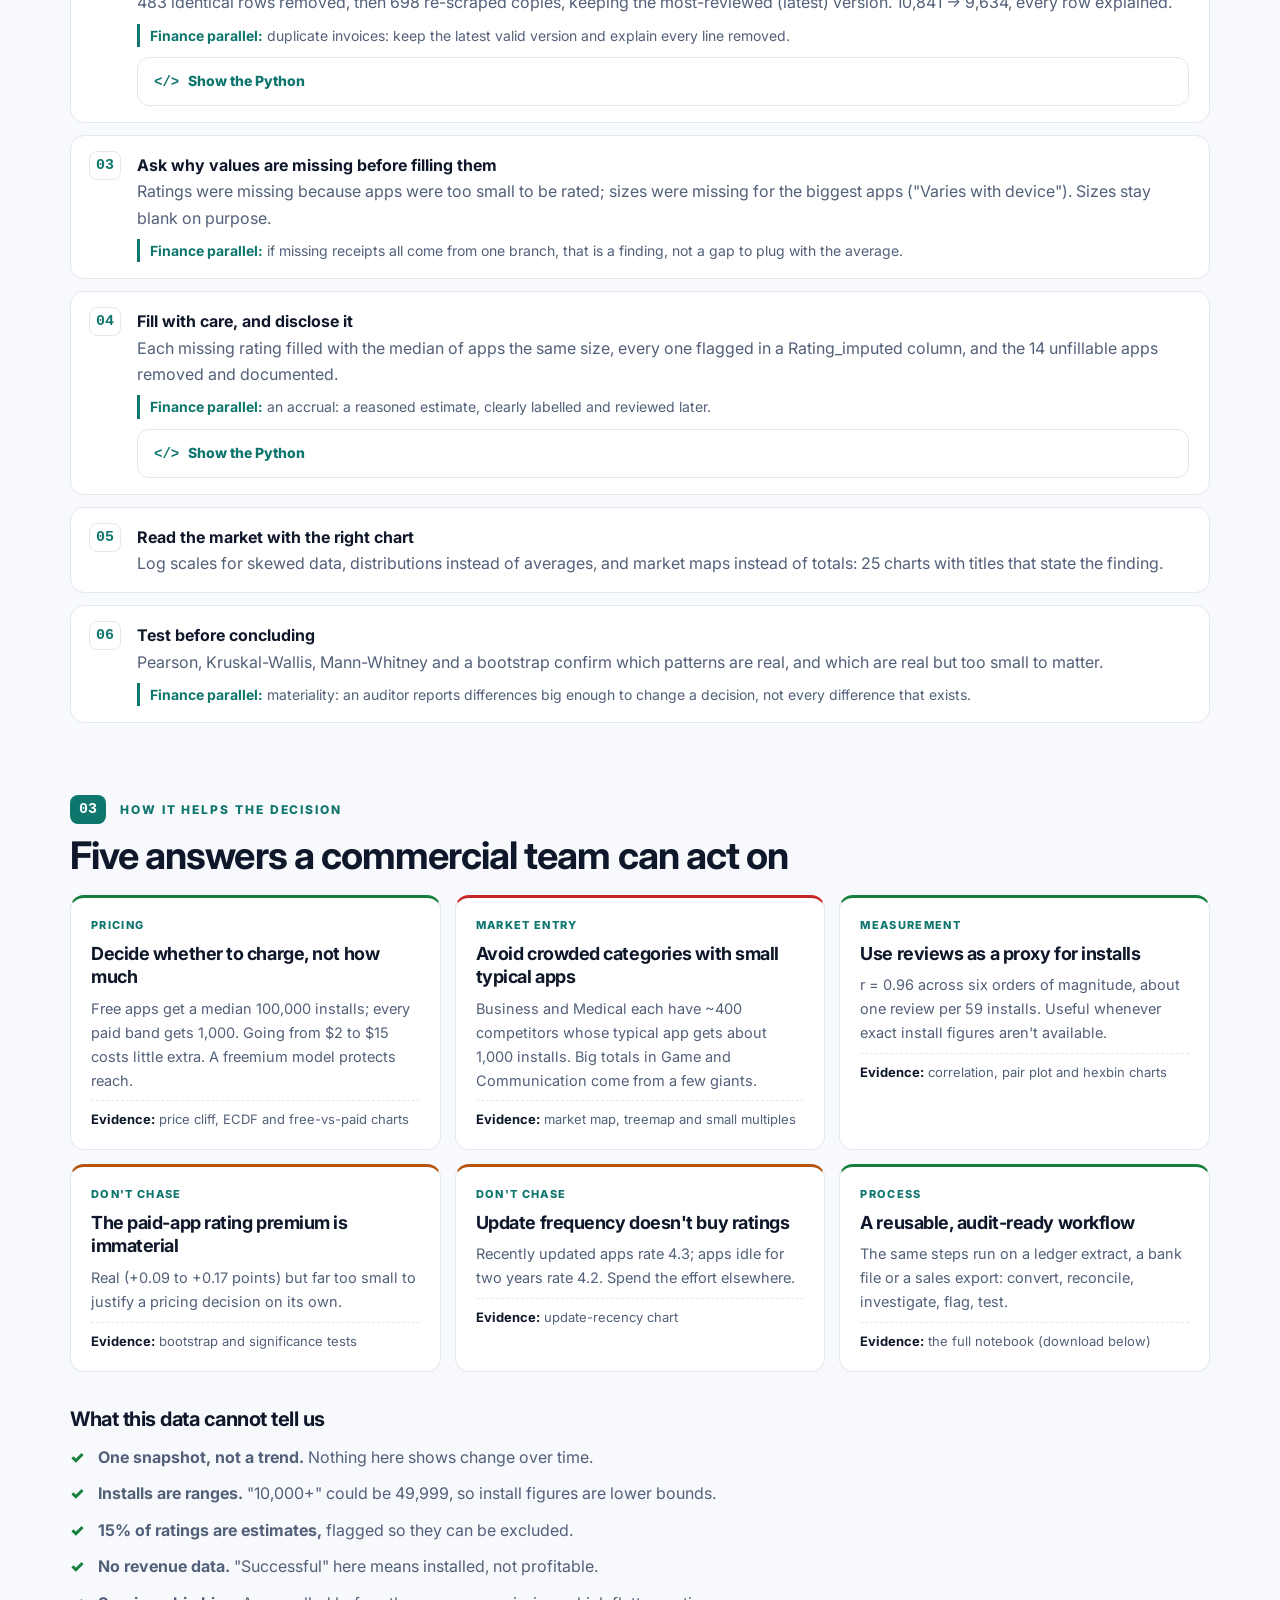
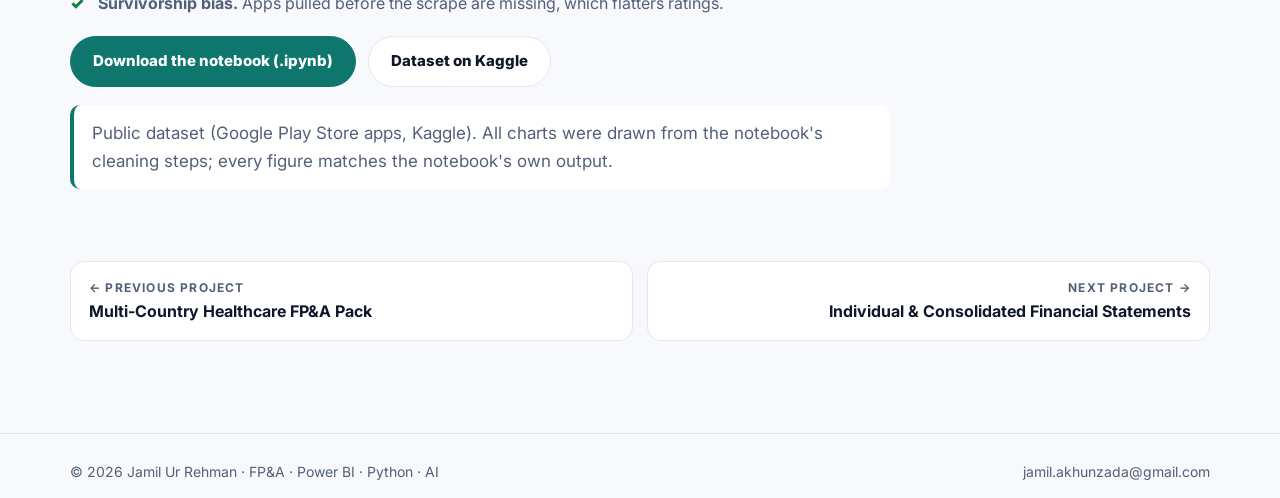
<file: projects/python-eda.html>
<!doctype html>
<html lang="en" data-theme="light" data-root="../">
<head>
<meta charset="utf-8">
<meta name="viewport" content="width=device-width, initial-scale=1, viewport-fit=cover">
<title>Auditing a Dataset with Python | Jamil Ur Rehman</title>
<meta name="description" content="Data cleaning and 25 Python visualisations told the way an auditor works: reconcile every row, investigate gaps, test patterns, and separate significant from material.">
<meta property="og:title" content="Auditing a Dataset with Python | Jamil Ur Rehman">
<meta property="og:description" content="Data cleaning and 25 Python visualisations told the way an auditor works: reconcile every row, investigate gaps, test patterns, and separate significant from material.">
<meta property="og:image" content="https://jamil-datafinance.github.io/assets/img/python-eda/row-reconciliation.webp">
<link rel="icon" href="data:image/svg+xml,%3Csvg xmlns='http://www.w3.org/2000/svg' viewBox='0 0 64 64'%3E%3Crect width='64' height='64' rx='14' fill='%230f766e'/%3E%3Ctext x='32' y='42' font-family='Arial' font-weight='900' font-size='26' text-anchor='middle' fill='%23ffffff'%3EJR%3C/text%3E%3C/svg%3E">
<link rel="preconnect" href="https://fonts.googleapis.com">
<link rel="preconnect" href="https://fonts.gstatic.com" crossorigin>
<link href="https://fonts.googleapis.com/css2?family=Inter:wght@400;500;600;700;800;900&display=swap" rel="stylesheet">
<link rel="stylesheet" href="../assets/css/style.css?v=11">
<script>try{var t=localStorage.getItem("theme");if(t)document.documentElement.setAttribute("data-theme",t)}catch(e){}</script>
</head>
<body data-project="python-eda">
<div id="prog"></div>
<a class="skip" href="#viewer">Skip to the dashboard</a>
<header class="bar"><div class="wrap">
  <a class="brand" href="../index.html"><i>JR</i><span>Jamil Ur Rehman</span></a>
  <nav class="nav" aria-label="Main">
    <a class="h" href="../index.html#work">Projects</a><a class="h" href="#problem">Problem</a><a class="h" href="#approach">Approach</a><a class="h" href="#decision">Decision</a>
    <button class="kbtn" type="button" data-cmd aria-label="Search the portfolio (Ctrl+K)">⌕ <span>Search</span> <kbd>Ctrl K</kbd></button>
    <button id="th" type="button" aria-pressed="false">☀ Light</button>
    <a class="cv" href="../assets/files/Jamil-Ur-Rehman-CV.pdf?v=4" target="_blank" rel="noopener">CV</a>
  </nav>
</div></header>

<main class="wrap" id="main">
<section class="phero">
  <a class="crumb" href="../index.html#work">← All case studies</a>
  <span class="eye">Python · Data cleaning · Visualisation</span>
  <h1>Auditing a Dataset with Python</h1>
  <p class="q">Can these 10,841 rows be trusted, and what do they actually say?</p>
  
  <div class="facts"><div><small>Dataset</small><b>10,841 app listings · 13 columns</b></div><div><small>Tools</small><b>pandas · NumPy · SciPy</b></div><div><small>Charts</small><b>matplotlib · seaborn · 25 visuals</b></div><div><small>Output</small><b>9,634 clean rows + audit flag</b></div></div>
</section><section class="viewer" id="viewer" data-viewer aria-label="Python charts">
  <div class="vstage">
    <figure class="frame"><i></i><img data-zoom src="../assets/img/python-eda/row-reconciliation.webp" alt="Row reconciliation (waterfall)"></figure>
    <button type="button" class="vnav prev" aria-label="Previous page">‹</button>
    <button type="button" class="vnav next" aria-label="Next page">›</button>
  </div>
  <div class="vbar">
    <div class="vinfo"><span class="vnum">01 / 25</span><h3 class="vtitle">Row reconciliation (waterfall)</h3><p class="vdesc">10,841 raw rows reconcile to 9,634, with every removal explained: exact duplicates, re-scraped copies, incomplete rows and unratable zero-install apps.</p></div>
    <div class="vctl"><button type="button" data-play aria-pressed="false">▶ Play tour</button><button type="button" data-full>⤢ Full size</button></div>
  </div>
  <div class="vprog"><i></i></div>
  <div class="vhead"><h3>All 25 python charts at a glance</h3><span>Gold tag = a chart type not in the Excel chart menu · ← → keys and swipe work too</span></div>
  <div class="vthumbs"><div class="vgroup">Data quality & cleaning</div><button type="button" class="vt" data-src="../assets/img/python-eda/row-reconciliation.webp" data-title="Row reconciliation (waterfall)" data-desc="10,841 raw rows reconcile to 9,634, with every removal explained: exact duplicates, re-scraped copies, incomplete rows and unratable zero-install apps." data-alt="Row reconciliation (waterfall)" data-group="Data quality &amp; cleaning"><img src="../assets/img/python-eda/thumbs/row-reconciliation.webp" alt="" loading="lazy"><span><b><i>01</i>Row reconciliation (waterfall)</b><small>10,841 raw rows reconcile to 9,634, with every removal explained: exact duplicates, re-scraped copies, incomplete rows and unratable zero-install apps.</small></span></button><button type="button" class="vt" data-src="../assets/img/python-eda/missing-by-column.webp" data-title="Where the gaps are" data-desc="Two columns carry almost all missing values: Rating (15%) and Size (13%). Too many to delete, so each needs a reasoned decision." data-alt="Where the gaps are" data-group="Data quality &amp; cleaning"><img src="../assets/img/python-eda/thumbs/missing-by-column.webp" alt="" loading="lazy"><span><b><i>02</i>Where the gaps are</b><small>Two columns carry almost all missing values: Rating (15%) and Size (13%). Too many to delete, so each needs a reasoned decision.</small></span></button><button type="button" class="vt" data-src="../assets/img/python-eda/missing-matrix.webp" data-title="Missing-value matrix" data-desc="Every app in one picture, sorted by installs. Rating gaps sit with tiny apps; size gaps with the biggest. Missing values are not random." data-alt="Missing-value matrix" data-group="Data quality &amp; cleaning"><img src="../assets/img/python-eda/thumbs/missing-matrix.webp" alt="" loading="lazy"><span><b><i>03</i>Missing-value matrix</b><small>Every app in one picture, sorted by installs. Rating gaps sit with tiny apps; size gaps with the biggest. Missing values are not random.</small><em>Beyond Excel</em></span></button><button type="button" class="vt" data-src="../assets/img/python-eda/missing-by-installs.webp" data-title="Why ratings are missing" data-desc="100% of zero-install apps and 85% of 1–10 install apps have no rating, falling to 0% above a million. Small apps simply haven&#x27;t been rated." data-alt="Why ratings are missing" data-group="Data quality &amp; cleaning"><img src="../assets/img/python-eda/thumbs/missing-by-installs.webp" alt="" loading="lazy"><span><b><i>04</i>Why ratings are missing</b><small>100% of zero-install apps and 85% of 1–10 install apps have no rating, falling to 0% above a million. Small apps simply haven't been rated.</small></span></button><button type="button" class="vt" data-src="../assets/img/python-eda/imputation-check.webp" data-title="Before vs after the fill" data-desc="Filling 1,444 ratings kept the overall shape but sharpened the peak, which is why every filled value carries an audit flag." data-alt="Before vs after the fill" data-group="Data quality &amp; cleaning"><img src="../assets/img/python-eda/thumbs/imputation-check.webp" alt="" loading="lazy"><span><b><i>05</i>Before vs after the fill</b><small>Filling 1,444 ratings kept the overall shape but sharpened the peak, which is why every filled value carries an audit flag.</small></span></button><button type="button" class="vt" data-src="../assets/img/python-eda/log-scale.webp" data-title="Why a log scale" data-desc="On a normal axis 86% of apps hide in one bar. A log axis reveals the whole market, from 1 install to 1 billion." data-alt="Why a log scale" data-group="Data quality &amp; cleaning"><img src="../assets/img/python-eda/thumbs/log-scale.webp" alt="" loading="lazy"><span><b><i>06</i>Why a log scale</b><small>On a normal axis 86% of apps hide in one bar. A log axis reveals the whole market, from 1 install to 1 billion.</small></span></button><div class="vgroup">Distributions</div><button type="button" class="vt" data-src="../assets/img/python-eda/rating-distribution.webp" data-title="Rating distribution" data-desc="Most apps rate 4.0–4.5 (median 4.3), so a 4.0 rating is below average here. Benchmarks must come from the data." data-alt="Rating distribution" data-group="Distributions"><img src="../assets/img/python-eda/thumbs/rating-distribution.webp" alt="" loading="lazy"><span><b><i>07</i>Rating distribution</b><small>Most apps rate 4.0–4.5 (median 4.3), so a 4.0 rating is below average here. Benchmarks must come from the data.</small></span></button><button type="button" class="vt" data-src="../assets/img/python-eda/violin-rating.webp" data-title="Violin plot" data-desc="Popular apps rate consistently; small apps are a lottery. The violin shows the whole spread, not just the average." data-alt="Violin plot" data-group="Distributions"><img src="../assets/img/python-eda/thumbs/violin-rating.webp" alt="" loading="lazy"><span><b><i>08</i>Violin plot</b><small>Popular apps rate consistently; small apps are a lottery. The violin shows the whole spread, not just the average.</small><em>Beyond Excel</em></span></button><button type="button" class="vt" data-src="../assets/img/python-eda/ridgeline.webp" data-title="Ridgeline plot" data-desc="Ratings look the same for every audience (Everyone, Teen, Mature). A myth tested and dropped in one chart." data-alt="Ridgeline plot" data-group="Distributions"><img src="../assets/img/python-eda/thumbs/ridgeline.webp" alt="" loading="lazy"><span><b><i>09</i>Ridgeline plot</b><small>Ratings look the same for every audience (Everyone, Teen, Mature). A myth tested and dropped in one chart.</small><em>Beyond Excel</em></span></button><button type="button" class="vt" data-src="../assets/img/python-eda/ecdf.webp" data-title="Cumulative distribution (ECDF)" data-desc="55% of paid apps never pass 1,000 installs, against 25% of free apps. Read across from any level to the share below it." data-alt="Cumulative distribution (ECDF)" data-group="Distributions"><img src="../assets/img/python-eda/thumbs/ecdf.webp" alt="" loading="lazy"><span><b><i>10</i>Cumulative distribution (ECDF)</b><small>55% of paid apps never pass 1,000 installs, against 25% of free apps. Read across from any level to the share below it.</small><em>Beyond Excel</em></span></button><button type="button" class="vt" data-src="../assets/img/python-eda/boxplot-category.webp" data-title="Box plots by category" data-desc="Ratings vary far more within a category than between categories: choosing a category doesn&#x27;t guarantee a good rating." data-alt="Box plots by category" data-group="Distributions"><img src="../assets/img/python-eda/thumbs/boxplot-category.webp" alt="" loading="lazy"><span><b><i>11</i>Box plots by category</b><small>Ratings vary far more within a category than between categories: choosing a category doesn't guarantee a good rating.</small></span></button><div class="vgroup">Markets & pricing</div><button type="button" class="vt" data-src="../assets/img/python-eda/category-crowding.webp" data-title="Market map (bubble chart)" data-desc="Big totals hide crowded markets. Business and Medical each have ~400 apps whose typical app gets just 1,000 installs." data-alt="Market map (bubble chart)" data-group="Markets &amp; pricing"><img src="../assets/img/python-eda/thumbs/category-crowding.webp" alt="" loading="lazy"><span><b><i>12</i>Market map (bubble chart)</b><small>Big totals hide crowded markets. Business and Medical each have ~400 apps whose typical app gets just 1,000 installs.</small></span></button><button type="button" class="vt" data-src="../assets/img/python-eda/treemap.webp" data-title="Treemap" data-desc="Five categories hold 59% of all installs. Concentration, the way a finance team would look at a revenue base." data-alt="Treemap" data-group="Markets &amp; pricing"><img src="../assets/img/python-eda/thumbs/treemap.webp" alt="" loading="lazy"><span><b><i>13</i>Treemap</b><small>Five categories hold 59% of all installs. Concentration, the way a finance team would look at a revenue base.</small></span></button><button type="button" class="vt" data-src="../assets/img/python-eda/small-multiples.webp" data-title="Small multiples" data-desc="Six markets side by side: games skew big, business and medical skew small. One chart per market, same axis." data-alt="Small multiples" data-group="Markets &amp; pricing"><img src="../assets/img/python-eda/thumbs/small-multiples.webp" alt="" loading="lazy"><span><b><i>14</i>Small multiples</b><small>Six markets side by side: games skew big, business and medical skew small. One chart per market, same axis.</small></span></button><button type="button" class="vt" data-src="../assets/img/python-eda/radar.webp" data-title="Radar chart" data-desc="Category fingerprints: Game, Finance, Medical and Productivity compared on five measures at once." data-alt="Radar chart" data-group="Markets &amp; pricing"><img src="../assets/img/python-eda/thumbs/radar.webp" alt="" loading="lazy"><span><b><i>15</i>Radar chart</b><small>Category fingerprints: Game, Finance, Medical and Productivity compared on five measures at once.</small></span></button><button type="button" class="vt" data-src="../assets/img/python-eda/lollipop-engagement.webp" data-title="Lollipop chart" data-desc="Game users leave the most reviews: 28 per 1,000 installs. Engagement differs by audience." data-alt="Lollipop chart" data-group="Markets &amp; pricing"><img src="../assets/img/python-eda/thumbs/lollipop-engagement.webp" alt="" loading="lazy"><span><b><i>16</i>Lollipop chart</b><small>Game users leave the most reviews: 28 per 1,000 installs. Engagement differs by audience.</small></span></button><button type="button" class="vt" data-src="../assets/img/python-eda/price-tiers.webp" data-title="The price cliff" data-desc="Free apps: 100,000 median installs. Every paid band, from $0.99 to $400: 1,000. The decision is whether to charge, not how much." data-alt="The price cliff" data-group="Markets &amp; pricing"><img src="../assets/img/python-eda/thumbs/price-tiers.webp" alt="" loading="lazy"><span><b><i>17</i>The price cliff</b><small>Free apps: 100,000 median installs. Every paid band, from $0.99 to $400: 1,000. The decision is whether to charge, not how much.</small></span></button><button type="button" class="vt" data-src="../assets/img/python-eda/price-outliers.webp" data-title="Outlier check" data-desc="The $400 apps are &quot;I am Rich&quot; novelty listings, not premium software. Always read the extremes before trusting an average." data-alt="Outlier check" data-group="Markets &amp; pricing"><img src="../assets/img/python-eda/thumbs/price-outliers.webp" alt="" loading="lazy"><span><b><i>18</i>Outlier check</b><small>The $400 apps are "I am Rich" novelty listings, not premium software. Always read the extremes before trusting an average.</small></span></button><div class="vgroup">Relationships & proof</div><button type="button" class="vt" data-src="../assets/img/python-eda/correlation.webp" data-title="Correlation heatmap" data-desc="Reviews track installs (0.96); nothing else comes close. The fastest way to decide where to look next." data-alt="Correlation heatmap" data-group="Relationships &amp; proof"><img src="../assets/img/python-eda/thumbs/correlation.webp" alt="" loading="lazy"><span><b><i>19</i>Correlation heatmap</b><small>Reviews track installs (0.96); nothing else comes close. The fastest way to decide where to look next.</small></span></button><button type="button" class="vt" data-src="../assets/img/python-eda/pair-plot.webp" data-title="Pair plot" data-desc="Every pair of metrics in one picture, split free vs paid. Only reviews and installs line up." data-alt="Pair plot" data-group="Relationships &amp; proof"><img src="../assets/img/python-eda/thumbs/pair-plot.webp" alt="" loading="lazy"><span><b><i>20</i>Pair plot</b><small>Every pair of metrics in one picture, split free vs paid. Only reviews and installs line up.</small><em>Beyond Excel</em></span></button><button type="button" class="vt" data-src="../assets/img/python-eda/hexbin-joint.webp" data-title="Hexbin joint plot" data-desc="Six orders of magnitude, one straight line: roughly one review per 59 installs, so reviews can stand in for installs." data-alt="Hexbin joint plot" data-group="Relationships &amp; proof"><img src="../assets/img/python-eda/thumbs/hexbin-joint.webp" alt="" loading="lazy"><span><b><i>21</i>Hexbin joint plot</b><small>Six orders of magnitude, one straight line: roughly one review per 59 installs, so reviews can stand in for installs.</small><em>Beyond Excel</em></span></button><button type="button" class="vt" data-src="../assets/img/python-eda/regression-size.webp" data-title="Regression with confidence band" data-desc="Bigger apps get slightly more installs (r = 0.30); the shaded 95% band shows the trend is real but weak." data-alt="Regression with confidence band" data-group="Relationships &amp; proof"><img src="../assets/img/python-eda/thumbs/regression-size.webp" alt="" loading="lazy"><span><b><i>22</i>Regression with confidence band</b><small>Bigger apps get slightly more installs (r = 0.30); the shaded 95% band shows the trend is real but weak.</small><em>Beyond Excel</em></span></button><button type="button" class="vt" data-src="../assets/img/python-eda/update-recency.webp" data-title="Hexbin density" data-desc="Keeping an app updated barely moves its rating (4.3 vs 4.2). Another assumption tested instead of believed." data-alt="Hexbin density" data-group="Relationships &amp; proof"><img src="../assets/img/python-eda/thumbs/update-recency.webp" alt="" loading="lazy"><span><b><i>23</i>Hexbin density</b><small>Keeping an app updated barely moves its rating (4.3 vs 4.2). Another assumption tested instead of believed.</small></span></button><button type="button" class="vt" data-src="../assets/img/python-eda/free-vs-paid.webp" data-title="Significant vs material" data-desc="Paid apps rate 0.1 higher but get 100× fewer installs. Report the second, footnote the first." data-alt="Significant vs material" data-group="Relationships &amp; proof"><img src="../assets/img/python-eda/thumbs/free-vs-paid.webp" alt="" loading="lazy"><span><b><i>24</i>Significant vs material</b><small>Paid apps rate 0.1 higher but get 100× fewer installs. Report the second, footnote the first.</small></span></button><button type="button" class="vt" data-src="../assets/img/python-eda/bootstrap.webp" data-title="Bootstrap confidence interval" data-desc="4,000 resamples put the paid-app premium at +0.09 to +0.17 points: real, never zero, never big. Materiality, proven." data-alt="Bootstrap confidence interval" data-group="Relationships &amp; proof"><img src="../assets/img/python-eda/thumbs/bootstrap.webp" alt="" loading="lazy"><span><b><i>25</i>Bootstrap confidence interval</b><small>4,000 resamples put the paid-app premium at +0.09 to +0.17 points: real, never zero, never big. Materiality, proven.</small><em>Beyond Excel</em></span></button></div>
</section><section class="beyond rv">
  <span class="eye">Why Python for visuals</span>
  <h2>Excel gives you a chart menu. <span class="grad">Python gives you a chart language.</span></h2>
  <p>Power BI and Excel are brilliant for the monthly pack. But when the question is "what is really in this data?",
    Python draws charts those tools simply don't have: the whole file in one picture, the full spread instead of an average,
    and statistical proof instead of eyeballing.</p>
  <div class="bstats">
    <div><strong data-count="25">25</strong><span>charts on this page, one consistent style</span></div>
    <div><strong data-count="18">18</strong><span>different chart types</span></div>
    <div><strong data-count="8">8</strong><span>you won't find in the Excel chart menu</span></div>
    <div><strong>1 script</strong><span>redraws every chart when next month's data arrives</span></div>
  </div>
  <div class="bfeat">
    <div><i>🔍</i><b>See the whole file at once</b><p>A missing-value matrix and a pair plot show 9,600 rows and every relationship in two pictures.</p></div>
    <div><i>📊</i><b>Show the spread, not just the average</b><p>Violins, ridgelines, ECDFs and box plots reveal what an average hides.</p></div>
    <div><i>✅</i><b>Prove it, don't eyeball it</b><p>Confidence bands and bootstrap intervals separate real patterns from noise.</p></div>
    <div><i>🧭</i><b>Many markets, one glance</b><p>Small multiples, treemaps and radar charts compare segments side by side.</p></div>
    <div><i>🔁</i><b>Reproducible by design</b><p>Same code, new data, same charts. No re-formatting 25 charts by hand every month.</p></div>
    <div><i>🔗</i><b>Works inside Power BI</b><p>Power BI can run Python visuals, so these charts can live inside a dashboard too.</p></div>
  </div>
  <div class="tscroll"><table class="tbl vs rv"><thead><tr><th>Chart type</th><th>Excel</th><th>Power BI</th><th>Python</th></tr></thead><tbody><tr><td>Violin plot</td><td class="ck-n">✗</td><td class="ck-h">◐ add-in</td><td class="ck-y">✓</td></tr><tr><td>Ridgeline / density plot</td><td class="ck-n">✗</td><td class="ck-h">◐ add-in</td><td class="ck-y">✓</td></tr><tr><td>Hexbin with marginal histograms</td><td class="ck-n">✗</td><td class="ck-n">✗</td><td class="ck-y">✓</td></tr><tr><td>Pair plot (every pair at once)</td><td class="ck-n">✗</td><td class="ck-n">✗</td><td class="ck-y">✓</td></tr><tr><td>Missing-value matrix</td><td class="ck-n">✗</td><td class="ck-n">✗</td><td class="ck-y">✓</td></tr><tr><td>Cumulative distribution (ECDF)</td><td class="ck-h">◐ manual</td><td class="ck-n">✗</td><td class="ck-y">✓</td></tr><tr><td>Bootstrap confidence interval</td><td class="ck-n">✗</td><td class="ck-n">✗</td><td class="ck-y">✓</td></tr><tr><td>Regression with 95% band</td><td class="ck-h">◐ trendline only</td><td class="ck-h">◐ trend line only</td><td class="ck-y">✓</td></tr><tr><td>Treemap, box plot, waterfall</td><td class="ck-y">✓</td><td class="ck-y">✓</td><td class="ck-y">✓</td></tr></tbody></table></div>
  <p class="mut" style="font-size:13px;margin-top:10px">✓ built in · ◐ possible with an add-in or manual work · ✗ not available. Honest row included: some charts every tool does well.</p>
</section><section class="pad" id="problem"><div class="num"><b>01</b><span>The problem</span></div><h2>A file that looks complete, but isn't ready for a decision</h2><p>A raw export of 10,841 Google Play apps: the same kind of file finance receives every month from a system, a bank or a sales platform. It opens fine and looks complete. It isn't. A commercial team wanted three answers from it: <b>which markets are worth entering, does charging for an app cost installs, and can reviews stand in for installs</b> when install counts aren't available?</p><div class="cards2"><div class="dcard neg rv"><small>Numbers stored as text</small><h3>Only 2 of 13 columns were usable</h3><p>"19M", "10,000+" and "$4.99" can't be added, averaged or charted.</p></div><div class="dcard neg rv"><small>Duplicates</small><h3>1,181 apps appeared more than once</h3><p>Scraped at different times with different review counts. Totals would be overstated.</p></div><div class="dcard amb rv"><small>Gaps</small><h3>15% of ratings were blank</h3><p>Too many to delete, and blanks clustered in small apps, so a simple average would mislead.</p></div><div class="dcard amb rv"><small>Outliers</small><h3>$400 "premium" apps</h3><p>Any average price or quality metric would be distorted by joke listings.</p></div></div></section><section class="pad" id="approach"><div class="num"><b>02</b><span>My approach</span></div><h2>Treat the file like a trial balance: reconcile first, analyse second</h2><ol class="steps"><li class="rv"><b>Convert text to numbers, and test the conversion</b>List every shape of value, check the counts add up to the row total, test the function on values checkable by hand, then apply it.<span class="fin"><b>Finance parallel:</b> check a formula on three rows with a calculator before filling it down 10,000 rows.</span><details class="code"><summary>Show the Python</summary><pre><span class="k">def</span> convert_size(size):
    <span class="k">if not</span> isinstance(size, str):
        <span class="k">return</span> np.nan
    size = size.strip()
    <span class="k">if</span> size.endswith(<span class="s">'M'</span>): <span class="k">return</span> float(size[:-1]) * 1024 * 1024
    <span class="k">if</span> size.endswith(<span class="s">'k'</span>): <span class="k">return</span> float(size[:-1]) * 1024
    <span class="k">return</span> np.nan                        <span class="c"># 'Varies with device': no honest number</span>

convert_size(<span class="s">'19M'</span>)    <span class="c"># 19,922,944 = 19 x 1024 x 1024 ✓  test before 10,841 rows</span>
df[<span class="s">'Size_in_bytes'</span>].isnull().sum()   <span class="c"># 1,695 = the 'Varies with device' count ✓</span></pre></details></li><li class="rv"><b>Reconcile the rows</b>483 identical rows removed, then 698 re-scraped copies, keeping the most-reviewed (latest) version. 10,841 → 9,634, every row explained.<span class="fin"><b>Finance parallel:</b> duplicate invoices: keep the latest valid version and explain every line removed.</span><details class="code"><summary>Show the Python</summary><pre>df = df.drop_duplicates()                                  <span class="c"># 483 identical rows</span>
df = df.sort_values(<span class="s">'Reviews'</span>, ascending=<span class="k">False</span>)          <span class="c"># most-reviewed (latest) copy first</span>
df = df.drop_duplicates(subset=<span class="s">'App'</span>, keep=<span class="s">'first'</span>)       <span class="c"># 698 older re-scraped copies</span></pre></details></li><li class="rv"><b>Ask why values are missing before filling them</b>Ratings were missing because apps were too small to be rated; sizes were missing for the biggest apps ("Varies with device"). Sizes stay blank on purpose.<span class="fin"><b>Finance parallel:</b> if missing receipts all come from one branch, that is a finding, not a gap to plug with the average.</span></li><li class="rv"><b>Fill with care, and disclose it</b>Each missing rating filled with the median of apps the same size, every one flagged in a Rating_imputed column, and the 14 unfillable apps removed and documented.<span class="fin"><b>Finance parallel:</b> an accrual: a reasoned estimate, clearly labelled and reviewed later.</span><details class="code"><summary>Show the Python</summary><pre>df[<span class="s">'Rating_imputed'</span>] = df[<span class="s">'Rating'</span>].isnull()               <span class="c"># audit flag, kept for good</span>
median = df.groupby(<span class="s">'Installs_category'</span>)[<span class="s">'Rating'</span>].transform(<span class="s">'median'</span>)
df[<span class="s">'Rating'</span>] = df[<span class="s">'Rating'</span>].fillna(median)                   <span class="c"># only the gaps are touched</span>
df[<span class="s">'Rating'</span>].isnull().sum()                                    <span class="c"># 14 left: never assume a fill worked</span></pre></details></li><li class="rv"><b>Read the market with the right chart</b>Log scales for skewed data, distributions instead of averages, and market maps instead of totals: 25 charts with titles that state the finding.</li><li class="rv"><b>Test before concluding</b>Pearson, Kruskal-Wallis, Mann-Whitney and a bootstrap confirm which patterns are real, and which are real but too small to matter.<span class="fin"><b>Finance parallel:</b> materiality: an auditor reports differences big enough to change a decision, not every difference that exists.</span></li></ol></section><section class="pad" id="decision"><div class="num"><b>03</b><span>How it helps the decision</span></div><h2>Five answers a commercial team can act on</h2><div class="cards3"><div class="dcard pos rv"><small>Pricing</small><h3>Decide whether to charge, not how much</h3><p>Free apps get a median 100,000 installs; every paid band gets 1,000. Going from $2 to $15 costs little extra. A freemium model protects reach.</p><div class=ev><b>Evidence:</b> price cliff, ECDF and free-vs-paid charts</div></div><div class="dcard neg rv"><small>Market entry</small><h3>Avoid crowded categories with small typical apps</h3><p>Business and Medical each have ~400 competitors whose typical app gets about 1,000 installs. Big totals in Game and Communication come from a few giants.</p><div class=ev><b>Evidence:</b> market map, treemap and small multiples</div></div><div class="dcard pos rv"><small>Measurement</small><h3>Use reviews as a proxy for installs</h3><p>r = 0.96 across six orders of magnitude, about one review per 59 installs. Useful whenever exact install figures aren't available.</p><div class=ev><b>Evidence:</b> correlation, pair plot and hexbin charts</div></div><div class="dcard amb rv"><small>Don't chase</small><h3>The paid-app rating premium is immaterial</h3><p>Real (+0.09 to +0.17 points) but far too small to justify a pricing decision on its own.</p><div class=ev><b>Evidence:</b> bootstrap and significance tests</div></div><div class="dcard amb rv"><small>Don't chase</small><h3>Update frequency doesn't buy ratings</h3><p>Recently updated apps rate 4.3; apps idle for two years rate 4.2. Spend the effort elsewhere.</p><div class=ev><b>Evidence:</b> update-recency chart</div></div><div class="dcard pos rv"><small>Process</small><h3>A reusable, audit-ready workflow</h3><p>The same steps run on a ledger extract, a bank file or a sales export: convert, reconcile, investigate, flag, test.</p><div class=ev><b>Evidence:</b> the full notebook (download below)</div></div></div><h3 style="margin:36px 0 4px;font-size:20px">What this data cannot tell us</h3><ul class="ticks"><li><b>One snapshot, not a trend.</b> Nothing here shows change over time.</li><li><b>Installs are ranges.</b> "10,000+" could be 49,999, so install figures are lower bounds.</li><li><b>15% of ratings are estimates,</b> flagged so they can be excluded.</li><li><b>No revenue data.</b> "Successful" here means installed, not profitable.</li><li><b>Survivorship bias.</b> Apps pulled before the scrape are missing, which flatters ratings.</li></ul><div class="dl"><a class="btn g" href="../assets/files/Python-EDA-Google-Play-Store.ipynb" download>Download the notebook (.ipynb)</a><a class="btn" href="https://www.kaggle.com/datasets/lava18/google-play-store-apps/" target="_blank" rel="noopener">Dataset on Kaggle</a></div><p class="note">Public dataset (Google Play Store apps, Kaggle). All charts were drawn from the notebook's cleaning steps; every figure matches the notebook's own output.</p></section>
<nav class="pn" id="pn" style="margin-top:72px" aria-label="More projects"></nav>
</main>

<footer><div class="wrap"><span>© <span id="year">2026</span> Jamil Ur Rehman · FP&amp;A · Power BI · Python · AI</span><span><a href="mailto:jamil.akhunzada@gmail.com">jamil.akhunzada@gmail.com</a></span></div></footer>
<script src="../assets/js/site.js?v=6"></script>
</body>
</html>
</file>
<file: assets/css/style.css>
/* Jamil Ur Rehman portfolio: one stylesheet for home, project and article pages. Dark is the default theme. */
/* Accent is teal in both themes (--gold keeps its old name: it is the accent fill, --on is text on it, --hl is accent text).
   Light is the default theme; dark is the alternative. */
:root, [data-theme=light] {
  --bg: #f7f9fc; --bg2: #ffffff; --card: #ffffff; --card2: #f1f5f9; --ink: #0f172a; --mut: #526079;
  --line: #e2e8f0; --gold: #0f766e; --hl: #0f766e; --on: #ffffff; --pos: #15803d; --neg: #c62828; --amber: #b45309;
  --g1: #0f766e; --g2: #2563eb; --glow: #14b8a61f; --grid: #e2e8f0;
  --sh: 0 14px 34px #0f172a14; --r: 16px; --code: #0f172a;
  color-scheme: light;
}
[data-theme=dark] {
  --bg: #071226; --bg2: #0b1a33; --card: #0f2140; --card2: #13294f; --ink: #eef3fb; --mut: #a3b1c9;
  --line: #1f3459; --gold: #2dd4bf; --hl: #5eead4; --on: #042f2e; --pos: #4ade80; --neg: #f87171; --amber: #fbbf24;
  --g1: #5eead4; --g2: #93c5fd; --glow: #2dd4bf26; --grid: #1f3459;
  --sh: 0 20px 50px #0008; --code: #06101f;
  color-scheme: dark;
}
* { box-sizing: border-box }
[hidden] { display: none !important }
html { scroll-behavior: smooth; scroll-padding-top: 84px }
body { margin: 0; font: 16px/1.65 Inter, system-ui, -apple-system, "Segoe UI", Arial, sans-serif; background: var(--bg); color: var(--ink); -webkit-font-smoothing: antialiased }
a { color: inherit; text-decoration: none }
p a, li a, .prose a, td a { color: var(--hl); text-decoration: underline; text-underline-offset: 3px; text-decoration-thickness: 1px }
h1, h2, h3, h4 { line-height: 1.12; margin: 0; letter-spacing: -.025em }
img { max-width: 100% }
.wrap { max-width: 1180px; margin: auto; padding: 0 20px }
.skip { position: absolute; left: -999px }
.skip:focus { left: 10px; top: 10px; background: var(--gold); color: var(--on); padding: 8px 12px; z-index: 99 }
:focus-visible { outline: 3px solid var(--gold); outline-offset: 3px }
.eye { font: 800 12px/1.2 Inter, sans-serif; letter-spacing: .16em; text-transform: uppercase; color: var(--hl); display: block; margin-bottom: 14px }
.lead { color: var(--mut); font-size: 18px; max-width: 640px; margin: 18px 0 0 }
.mut { color: var(--mut) }

/* ---------- header */
.bar { position: sticky; top: 0; z-index: 40; background: color-mix(in srgb, var(--bg) 86%, transparent); backdrop-filter: blur(12px); -webkit-backdrop-filter: blur(12px); border-bottom: 1px solid var(--line) }
.bar .wrap { display: flex; align-items: center; justify-content: space-between; height: 66px; gap: 14px }
.brand { display: flex; align-items: center; gap: 10px; font-weight: 800; font-size: 17px; white-space: nowrap }
.brand i { width: 34px; height: 34px; border-radius: 10px; display: grid; place-items: center; background: var(--gold); color: var(--on); font: 900 14px/1 Inter, sans-serif; font-style: normal }
.nav { display: flex; gap: 2px; align-items: center }
.nav a, .nav button { padding: 8px 11px; border-radius: 8px; font-weight: 700; font-size: 14px; color: var(--mut); background: none; border: 0; cursor: pointer; font-family: inherit }
.nav a:hover, .nav button:hover, .nav a[aria-current=page] { color: var(--ink) }
.nav .kbtn { border: 1px solid var(--line); display: inline-flex; gap: 8px; align-items: center }
.nav .kbtn kbd { font: 700 11px ui-monospace, monospace; border: 1px solid var(--line); border-radius: 5px; padding: 1px 5px; color: var(--mut) }
.nav .cv { background: var(--gold); color: var(--on); margin-left: 6px }
.nav .cv:hover { color: var(--on); filter: brightness(1.06) }
#prog { position: fixed; top: 0; left: 0; height: 3px; width: 0; background: linear-gradient(90deg, var(--g1), var(--g2)); z-index: 60 }

/* ---------- buttons, chips */
.btn { display: inline-flex; align-items: center; gap: 8px; padding: 12px 22px; border-radius: 999px; font-weight: 800; font-size: 15px; border: 1px solid var(--line); cursor: pointer; background: var(--card); color: var(--ink); transition: .2s; font-family: inherit; text-decoration: none }
.btn.g { background: var(--gold); color: var(--on); border-color: var(--gold) }
.btn:hover { transform: translateY(-2px); box-shadow: var(--sh); border-color: var(--gold) }
.cta { display: flex; gap: 12px; flex-wrap: wrap; margin-top: 26px }
.chips { display: flex; flex-wrap: wrap; gap: 8px; margin: 22px 0 0 }
.chip, .tag { border: 1px solid var(--line); background: var(--bg2); border-radius: 999px; padding: 5px 12px; font-size: 12px; font-weight: 800; color: var(--mut); display: inline-block }
.tag { border-radius: 6px; padding: 3px 8px; margin: 2px 4px 2px 0 }

/* ---------- home hero */
.hero { position: relative; overflow: hidden; padding: 70px 0 54px }
.hero:before { content: ""; position: absolute; inset: -40% -10% auto; height: 120%; background: radial-gradient(ellipse 50% 50% at 75% 35%, var(--glow), transparent), linear-gradient(var(--grid) 1px, transparent 1px) 0 0/56px 56px, linear-gradient(90deg, var(--grid) 1px, transparent 1px) 0 0/56px 56px; opacity: .6; -webkit-mask: radial-gradient(ellipse at 60% 30%, #000, transparent 70%); mask: radial-gradient(ellipse at 60% 30%, #000, transparent 70%); animation: drift 24s linear infinite; pointer-events: none }
@keyframes drift { to { background-position: 0 0, 56px 56px, 56px 56px } }
.hero .wrap { position: relative }
.hero-grid { display: grid; grid-template-columns: 1.4fr 1fr; gap: 48px; align-items: center }
.hero h1 { font-size: clamp(38px, 6vw, 68px) }
.hero h1 em, .grad { font-style: normal; background: linear-gradient(110deg, var(--g1), var(--g2)); -webkit-background-clip: text; background-clip: text; color: transparent }

.pic { position: relative; width: min(320px, 80%); aspect-ratio: 1; margin: auto }
.pic:before { content: ""; position: absolute; inset: -6px; border-radius: 50%; background: conic-gradient(from 0deg, var(--g1), transparent 35%, var(--g2) 65%, transparent, var(--g1)); animation: spin 14s linear infinite }
@keyframes spin { to { transform: rotate(360deg) } }
.pic img { position: absolute; inset: 0; width: 100%; height: 100%; border-radius: 50%; border: 5px solid var(--bg); object-fit: cover; background: var(--card) }
.pic .badge { position: absolute; right: -6px; bottom: 12%; background: var(--card); border: 1px solid var(--line); border-radius: 12px; padding: 8px 12px; font-size: 12px; font-weight: 800; box-shadow: var(--sh) }
.pic .badge b { color: var(--pos) }
.kpis { display: grid; grid-template-columns: repeat(4, 1fr); gap: 14px; margin-top: 44px }
.kpi { background: var(--card); border: 1px solid var(--line); border-top: 3px solid var(--gold); border-radius: 12px; padding: 18px 20px }
.kpi strong { font-size: 32px; display: block; color: var(--hl); line-height: 1.1 }
.kpi > span { color: var(--mut); font-size: 13px }

/* ---------- sections */
section.s { padding: 92px 0 0 }
.sh { display: flex; justify-content: space-between; align-items: end; gap: 24px; flex-wrap: wrap; margin-bottom: 28px }
.sh h2 { font-size: clamp(30px, 4.4vw, 46px) }
.sh p { color: var(--mut); max-width: 480px; margin: 0 }

/* how I work */
.how { display: grid; grid-template-columns: 300px 1fr; gap: 20px }
.how-tabs { display: grid; gap: 10px; align-content: start }
.how-tabs button { text-align: left; background: var(--card); border: 1px solid var(--line); border-radius: 12px; padding: 16px 18px; color: var(--ink); cursor: pointer; font: inherit; display: flex; gap: 14px; align-items: center; transition: .2s }
.how-tabs button b { font: 900 13px/1 ui-monospace, monospace; color: var(--hl); border: 1px solid var(--line); border-radius: 8px; padding: 7px 8px }
.how-tabs button span { font-weight: 800 }
.how-tabs button small { display: block; color: var(--mut); font-weight: 500 }
.how-tabs button[aria-selected=true] { border-color: var(--gold); background: var(--card2); box-shadow: var(--sh) }
.how-panel { background: var(--card); border: 1px solid var(--line); border-radius: var(--r); padding: 30px 32px }
.how-panel h3 { font-size: 26px; margin-bottom: 10px }
.how-panel p { color: var(--mut); margin: 0 0 14px }
.how-panel .tools { margin: 16px 0 }
.how-panel .ex { border-top: 1px dashed var(--line); padding-top: 16px; margin-top: 18px; font-size: 15px }

/* filter + project cards */
.fl { display: flex; gap: 8px; flex-wrap: wrap; margin-bottom: 22px; align-items: center }
.fl button { border: 1px solid var(--line); background: var(--card); color: var(--ink); border-radius: 999px; padding: 8px 16px; font-weight: 800; cursor: pointer; font-family: inherit; font-size: 14px }
.fl button[aria-pressed=true] { background: var(--gold); color: var(--on); border-color: var(--gold) }
.fl .count { margin-left: auto; color: var(--mut); font-size: 14px }
.grid { display: grid; grid-template-columns: repeat(3, 1fr); gap: 20px }
.card { display: flex; flex-direction: column; background: var(--card); border: 1px solid var(--line); border-radius: var(--r); overflow: hidden; transition: .3s; position: relative }
.card:hover { transform: translateY(-6px); border-color: var(--gold); box-shadow: var(--sh) }
.card .shot { aspect-ratio: 16/10; overflow: hidden; background: #fff; border-bottom: 1px solid var(--line) }
.card .shot img { width: 100%; height: 100%; object-fit: cover; object-position: top left; transition: .5s; display: block }
.card:hover .shot img { transform: scale(1.04) }
.card .cb { padding: 20px; display: flex; flex-direction: column; gap: 9px; flex: 1 }
.card .cb small { color: var(--hl); font-weight: 800; letter-spacing: .1em; text-transform: uppercase; font-size: 11px }
.card h3 { font-size: 20px }
.card p { margin: 0; color: var(--mut); font-size: 14.5px }
.card .q { font-size: 14.5px; color: var(--ink); border-left: 3px solid var(--gold); padding-left: 10px; font-style: italic }
.card .go { margin-top: auto; padding-top: 8px; color: var(--hl); font-weight: 800; font-size: 14px }
.card.feat { grid-column: span 3; display: grid; grid-template-columns: 1.25fr 1fr }
.card.feat .shot { aspect-ratio: auto; min-height: 340px; border-bottom: 0; border-right: 1px solid var(--line) }
.card.feat h3 { font-size: 28px }
.card.feat p, .card.feat .q { font-size: 16px }
.card .new { position: absolute; top: 14px; left: 14px; background: var(--gold); color: var(--on); font: 900 11px/1 Inter, sans-serif; letter-spacing: .1em; text-transform: uppercase; padding: 7px 10px; border-radius: 999px; z-index: 2 }
.empty { color: var(--mut); padding: 30px; border: 1px dashed var(--line); border-radius: var(--r); text-align: center; grid-column: 1/-1 }

/* articles list */
.alist { display: grid; grid-template-columns: repeat(2, 1fr); gap: 18px }
.acard { display: grid; grid-template-columns: 150px 1fr; gap: 18px; background: var(--card); border: 1px solid var(--line); border-radius: var(--r); padding: 16px; transition: .25s }
.acard:hover { border-color: var(--gold); transform: translateY(-4px); box-shadow: var(--sh) }
.acard img { width: 150px; height: 112px; object-fit: cover; border-radius: 10px; background: #fff }
.acard small { color: var(--hl); font-weight: 800; font-size: 11px; letter-spacing: .1em; text-transform: uppercase }
.acard h3 { font-size: 18px; margin: 6px 0 }
.acard p { margin: 0; color: var(--mut); font-size: 14px }

/* experience */
.xp { display: grid; gap: 12px }
.xp details { background: var(--card); border: 1px solid var(--line); border-radius: 12px; padding: 0 22px; transition: border-color .2s }
.xp details[open] { border-color: var(--gold) }
.xp summary { list-style: none; cursor: pointer; display: flex; justify-content: space-between; gap: 12px; flex-wrap: wrap; padding: 18px 0; align-items: center }
.xp summary::-webkit-details-marker { display: none }
.xp summary b { font-size: 18px }
.xp summary span { color: var(--mut) }
.xp summary i { font: 700 14px ui-monospace, monospace; color: var(--hl); font-style: normal; display: flex; align-items: center; gap: 12px }
.xp summary i:after { content: "+"; font: 900 20px/1 Inter, sans-serif; color: var(--mut); transition: .2s }
.xp details[open] summary i:after { transform: rotate(45deg) }
.xp ul { margin: 0 0 20px; padding-left: 20px; color: var(--mut) }
.xp li { margin-bottom: 6px }
.xp li b { color: var(--ink) }
.certs { display: grid; grid-template-columns: repeat(4, 1fr); gap: 12px; margin-top: 18px }
.cert { background: var(--card); border: 1px solid var(--line); border-radius: 12px; padding: 16px 18px }
.cert b { display: block; font-size: 16px }
.cert small { color: var(--mut); display: block; font-size: 13px; line-height: 1.4; margin-top: 3px }
.cert i { font: 700 12px ui-monospace, monospace; color: var(--hl); font-style: normal; display: block; margin-top: 10px }

/* contact */
.cbox { background: linear-gradient(135deg, var(--card), var(--bg2)); border: 1px solid var(--line); border-radius: 22px; padding: clamp(28px, 6vw, 64px); text-align: center; box-shadow: var(--sh) }
.cbox h2 { font-size: clamp(30px, 5vw, 52px) }
.cbox p { color: var(--mut); margin: 14px auto 0; max-width: 560px }
.cbox .cta { justify-content: center }
footer { margin-top: 92px; border-top: 1px solid var(--line); padding: 26px 0; color: var(--mut); font-size: 14px }
footer .wrap { display: flex; justify-content: space-between; gap: 12px; flex-wrap: wrap }

/* ---------- project + article pages */
.phero { padding: 44px 0 10px; position: relative }
.crumb { font-weight: 800; color: var(--hl); font-size: 14px; display: inline-block; margin-bottom: 22px }
.phero h1 { font-size: clamp(32px, 5vw, 56px); max-width: 950px }
.phero .q { font-size: clamp(18px, 2.2vw, 22px); color: var(--ink); max-width: 860px; margin: 18px 0 0; border-left: 4px solid var(--gold); padding-left: 16px }
.facts { display: grid; grid-template-columns: repeat(4, 1fr); gap: 12px; margin-top: 28px }
.facts div { background: var(--card); border: 1px solid var(--line); border-radius: 12px; padding: 14px 16px }
.facts small { display: block; color: var(--mut); font-size: 12px; text-transform: uppercase; letter-spacing: .08em; font-weight: 700 }
.facts b { font-size: 15px }
.stats { display: grid; grid-template-columns: repeat(4, 1fr); gap: 12px; margin-top: 12px }
.stat { background: var(--card2); border: 1px solid var(--line); border-top: 3px solid var(--gold); border-radius: 12px; padding: 16px 18px }
.stat strong { display: block; font-size: 28px; line-height: 1.1; color: var(--hl) }
.stat > span { color: var(--mut); font-size: 13.5px }
.layout { display: grid; grid-template-columns: 210px minmax(0, 1fr); gap: 44px; margin-top: 54px; align-items: start }
.layout > div { min-width: 0 }
.rail { position: sticky; top: 92px; display: grid; gap: 2px; border-left: 2px solid var(--line) }
.rail b { font-size: 11px; letter-spacing: .14em; text-transform: uppercase; color: var(--mut); padding: 0 0 10px 16px }
.rail a { padding: 7px 0 7px 16px; margin-left: -2px; border-left: 2px solid transparent; color: var(--mut); font-weight: 700; font-size: 14px }
.rail a:hover { color: var(--ink) }
.rail a.on { color: var(--hl); border-left-color: var(--gold) }
.block { padding-bottom: 64px; min-width: 0 }
.block > h2 { font-size: clamp(26px, 3.4vw, 36px); margin-bottom: 14px }
.block > p { color: var(--mut); max-width: 760px }
.block > p b, .block li b { color: var(--ink) }
.cards2 { display: grid; grid-template-columns: repeat(2, 1fr); gap: 14px; margin-top: 18px }
.cards3 { display: grid; grid-template-columns: repeat(3, 1fr); gap: 14px; margin-top: 18px }
.qc { background: var(--card); border: 1px solid var(--line); border-radius: 14px; padding: 18px 20px }
.qc small { color: var(--hl); font-weight: 800; font-size: 11px; letter-spacing: .12em; text-transform: uppercase }
.qc h3 { font-size: 17px; margin: 8px 0 6px; line-height: 1.3 }
.qc p { margin: 0; color: var(--mut); font-size: 14.5px }
.qc.pos { border-top: 3px solid var(--pos) }
.qc.neg { border-top: 3px solid var(--neg) }
.qc.amb { border-top: 3px solid var(--amber) }
.steps { counter-reset: s; list-style: none; padding: 0; margin: 18px 0 0; display: grid; gap: 12px }
.steps li { counter-increment: s; position: relative; padding: 16px 20px 16px 66px; background: var(--card); border: 1px solid var(--line); border-radius: 14px; color: var(--mut) }
.steps li:before { content: counter(s, decimal-leading-zero); position: absolute; left: 18px; top: 15px; font: 900 15px/1 ui-monospace, monospace; color: var(--hl); border: 1px solid var(--line); border-radius: 8px; padding: 6px }
.steps li b { color: var(--ink); display: block }
.ticks { list-style: none; padding: 0; margin: 14px 0 0 }
.ticks li { position: relative; padding-left: 28px; margin-bottom: 10px; color: var(--mut) }
.ticks li:before { content: "✓"; position: absolute; left: 0; top: 0; color: var(--pos); font-weight: 900 }
.note { margin-top: 18px; border-left: 4px solid var(--gold); background: var(--card); border-radius: 10px; padding: 14px 18px; color: var(--mut); font-size: 14.5px }
.note b { color: var(--ink) }
.parallel { margin-top: 16px; display: grid; grid-template-columns: 44px 1fr; gap: 14px; background: color-mix(in srgb, var(--gold) 9%, var(--card)); border: 1px solid color-mix(in srgb, var(--gold) 40%, var(--line)); border-radius: 14px; padding: 16px 18px; font-size: 15px }
.parallel i { width: 44px; height: 44px; display: grid; place-items: center; border-radius: 12px; background: var(--gold); color: var(--on); font: 900 18px/1 Inter, sans-serif; font-style: normal }
.parallel b { display: block; color: var(--ink) }
.parallel span { color: var(--mut) }
.dl { display: flex; gap: 12px; flex-wrap: wrap; margin-top: 20px }

/* figures + viewer */
.frame { margin: 18px 0 0; border: 1px solid var(--line); border-radius: 14px; overflow: hidden; background: var(--card); box-shadow: var(--sh) }
.frame > i { display: block; height: 30px; background: var(--bg2) radial-gradient(circle, #ff5f57 5px, transparent 6px) 12px 6px/18px 18px no-repeat; border-bottom: 1px solid var(--line); position: relative }
.frame > i:before, .frame > i:after { content: ""; position: absolute; top: 10px; width: 10px; height: 10px; border-radius: 50%; background: #febc2e; left: 32px }
.frame > i:after { background: #28c840; left: 50px }
.frame img { display: block; width: 100%; height: auto; background: #fff; cursor: zoom-in }
.frame figcaption { padding: 12px 16px; color: var(--mut); font-size: 14px; border-top: 1px solid var(--line) }
.frame figcaption b { color: var(--ink) }
.tour { margin-top: 18px }
.tabs { display: flex; gap: 6px; overflow-x: auto; padding-bottom: 8px; scrollbar-width: thin; position: relative }
.tabs button { flex: none; border: 1px solid var(--line); background: var(--card); color: var(--mut); border-radius: 8px; padding: 8px 12px; font: 700 13.5px Inter, sans-serif; cursor: pointer; white-space: nowrap }
.tabs button[aria-selected=true] { background: var(--gold); color: var(--on); border-color: var(--gold) }
.tabs button:hover { color: var(--ink) }
.tabs button[aria-selected=true]:hover { color: var(--on) }
.tpanel { display: grid; grid-template-columns: 1fr; gap: 0; margin-top: 8px }
.tpanel .frame { margin: 0 }
.tnotes { display: grid; grid-template-columns: repeat(3, 1fr); gap: 12px; margin-top: 14px }
.tnotes div { background: var(--card); border: 1px solid var(--line); border-radius: 12px; padding: 14px 16px; font-size: 14.5px; color: var(--mut) }
.tnotes h4 { font-size: 11px; letter-spacing: .14em; text-transform: uppercase; color: var(--hl); margin-bottom: 8px }
.tcount { display: flex; justify-content: space-between; align-items: center; gap: 10px; margin-top: 12px; color: var(--mut); font-size: 13.5px }
.tcount button { border: 1px solid var(--line); background: var(--card); color: var(--ink); border-radius: 8px; padding: 7px 12px; cursor: pointer; font: 700 13px Inter, sans-serif }
.tcount button:hover { border-color: var(--gold) }

/* project hero kept short so the dashboard is the first thing seen */
.phero { padding-top: 30px }
.phero h1 { font-size: clamp(28px, 4.2vw, 46px) }
.phero .q { font-size: clamp(16px, 1.9vw, 19px); margin-top: 12px }
.phero .facts { display: flex; flex-wrap: wrap; gap: 8px; margin-top: 18px }
.phero .facts div { padding: 7px 14px; border-radius: 999px; display: flex; gap: 8px; align-items: baseline }
.phero .facts small { font-size: 10.5px }
.phero .facts b { font-size: 13.5px }
.phero .dl { margin-top: 14px }
.phero .dl .btn { padding: 9px 16px; font-size: 13.5px }

/* dashboard viewer: big stage with next / back, caption bar, then every page as a thumbnail card */
.viewer { margin-top: 30px }
.vstage { position: relative }
.vstage .frame { margin: 0 }
.vstage img { aspect-ratio: auto; transition: opacity .25s }
.vstage img.fade { opacity: .25 }
.vnav { position: absolute; top: 50%; transform: translateY(-50%); width: 54px; height: 54px; border-radius: 50%; border: 1px solid var(--line); background: color-mix(in srgb, var(--bg) 82%, transparent); backdrop-filter: blur(6px); color: var(--ink); font: 800 26px/1 Inter, sans-serif; cursor: pointer; display: grid; place-items: center; z-index: 3; transition: .2s; box-shadow: var(--sh) }
.vnav:hover { background: var(--gold); color: var(--on); border-color: var(--gold) }
.vnav.prev { left: -18px } .vnav.next { right: -18px }
.vbar { display: flex; gap: 18px; align-items: flex-start; justify-content: space-between; background: var(--card); border: 1px solid var(--line); border-radius: 14px; padding: 16px 20px; margin-top: 12px }
.vinfo { min-width: 0 }
.vnum { font: 800 12px/1 ui-monospace, monospace; color: var(--hl); letter-spacing: .08em }
.vtitle { font-size: 21px; margin: 6px 0 6px }
.vdesc { margin: 0; color: var(--mut); font-size: 15.5px; max-width: 860px }
.vctl { display: flex; gap: 8px; flex: none }
.vctl button { border: 1px solid var(--line); background: var(--bg2); color: var(--ink); border-radius: 999px; padding: 8px 14px; font: 800 13px Inter, sans-serif; cursor: pointer; white-space: nowrap }
.vctl button:hover, .vctl button[aria-pressed=true] { border-color: var(--gold); color: var(--hl) }
.vprog { height: 4px; background: var(--line); border-radius: 4px; margin-top: 10px; overflow: hidden }
.vprog i { display: block; height: 100%; width: 0; background: linear-gradient(90deg, var(--g1), var(--g2)); transition: width .35s }
.vhead { display: flex; justify-content: space-between; align-items: end; gap: 12px; margin: 34px 0 14px; flex-wrap: wrap }
.vhead h3 { font-size: 22px }
.vhead span { color: var(--mut); font-size: 14px }
.vgroup { grid-column: 1/-1; font: 800 12px/1 Inter, sans-serif; letter-spacing: .14em; text-transform: uppercase; color: var(--hl); margin: 14px 0 0; display: flex; align-items: center; gap: 10px }
.vgroup:after { content: ""; flex: 1; height: 1px; background: var(--line) }
.vthumbs { display: grid; grid-template-columns: repeat(4, 1fr); gap: 14px }
.vt { text-align: left; background: var(--card); border: 1px solid var(--line); border-radius: 12px; overflow: hidden; padding: 0; cursor: pointer; color: var(--ink); font: inherit; transition: .2s; display: flex; flex-direction: column }
.vt:hover { border-color: var(--gold); transform: translateY(-3px); box-shadow: var(--sh) }
.vt[aria-current=true] { border-color: var(--gold); box-shadow: 0 0 0 2px var(--gold) }
.vt img { width: 100%; aspect-ratio: 16/10; object-fit: cover; object-position: top left; display: block; background: #fff; border-bottom: 1px solid var(--line) }
.vt span { padding: 10px 12px 12px; display: block }
.vt b { display: block; font-size: 14px; line-height: 1.3 }
.vt b i { font-style: normal; color: var(--hl); font-family: ui-monospace, monospace; font-size: 12px; margin-right: 4px }
.vt small { display: -webkit-box; -webkit-box-orient: vertical; -webkit-line-clamp: 3; overflow: hidden; color: var(--mut); font-size: 12.5px; line-height: 1.45; margin-top: 4px }
.vt em { display: inline-block; margin-top: 6px; font-style: normal; font-size: 10.5px; font-weight: 800; letter-spacing: .06em; text-transform: uppercase; color: var(--on); background: var(--gold); border-radius: 4px; padding: 2px 6px }

/* problem / approach / decision */
.pad { padding-top: 72px; max-width: 1180px }
.pad > .num { display: flex; gap: 14px; align-items: center; margin-bottom: 10px }
.pad > .num b { font: 900 15px/1 ui-monospace, monospace; background: var(--gold); color: var(--on); border-radius: 8px; padding: 7px 9px }
.pad > .num span { font: 800 12px/1 Inter, sans-serif; letter-spacing: .16em; text-transform: uppercase; color: var(--hl) }
.pad > h2 { font-size: clamp(26px, 3.6vw, 38px); margin-bottom: 14px; max-width: 900px }
.pad > p { color: var(--mut); max-width: 820px; font-size: 17px }
.pad > p b { color: var(--ink) }
.dcard { background: var(--card); border: 1px solid var(--line); border-radius: 14px; padding: 18px 20px; display: grid; gap: 8px; align-content: start }
.dcard small { color: var(--hl); font-weight: 800; font-size: 11px; letter-spacing: .12em; text-transform: uppercase }
.dcard h3 { font-size: 18px; line-height: 1.3 }
.dcard p { margin: 0; color: var(--mut); font-size: 14.5px }
.dcard .ev { font-size: 13px; color: var(--mut); border-top: 1px dashed var(--line); padding-top: 8px }
.dcard .ev b { color: var(--ink) }
.dcard.pos { border-top: 3px solid var(--pos) } .dcard.neg { border-top: 3px solid var(--neg) } .dcard.amb { border-top: 3px solid var(--amber) }
.steps li .fin { display: block; margin-top: 8px; font-size: 14px; color: var(--mut); border-left: 3px solid var(--gold); padding-left: 10px }
.steps li .fin b { display: inline; color: var(--hl) }
.steps li details.code { margin-top: 10px }

/* python: beyond the chart menu */
.beyond { margin-top: 72px; background: radial-gradient(ellipse at 85% 0%, var(--glow), transparent 60%), linear-gradient(135deg, var(--card), var(--bg2)); border: 1px solid var(--line); border-radius: 22px; padding: clamp(24px, 5vw, 48px); position: relative; overflow: hidden }
.beyond h2 { font-size: clamp(28px, 4.4vw, 46px); max-width: 880px }
.beyond > p { color: var(--mut); max-width: 760px; font-size: 17px }
.bstats { display: grid; grid-template-columns: repeat(4, 1fr); gap: 12px; margin: 26px 0 }
.bstats div { background: var(--bg2); border: 1px solid var(--line); border-radius: 14px; padding: 16px 18px }
.bstats strong { display: block; font-size: 34px; line-height: 1.05; color: var(--hl) }
.bstats span { color: var(--mut); font-size: 13.5px }
.bfeat { display: grid; grid-template-columns: repeat(3, 1fr); gap: 12px }
.bfeat div { background: var(--bg2); border: 1px solid var(--line); border-radius: 14px; padding: 16px 18px }
.bfeat b { display: block; font-size: 16px; margin-bottom: 4px }
.bfeat p { margin: 0; color: var(--mut); font-size: 14px }
.bfeat i { font-style: normal; font-size: 22px; display: block; margin-bottom: 6px }
.vs td.ck-y { color: var(--pos); font-weight: 900; text-align: center } .vs td.ck-n { color: var(--neg); font-weight: 900; text-align: center } .vs td.ck-h { color: var(--amber); font-weight: 800; text-align: center; font-size: 13px }
.vs th:not(:first-child) { text-align: center }

/* tables, code, toggles */
.tbl { width: 100%; border-collapse: collapse; margin-top: 16px; font-size: 14.5px; background: var(--card); border-radius: 12px; overflow: hidden; border: 1px solid var(--line) }
.tbl th, .tbl td { padding: 10px 14px; text-align: left; border-bottom: 1px solid var(--line); vertical-align: top }
.tbl th { background: var(--card2); font-size: 12px; letter-spacing: .06em; text-transform: uppercase; color: var(--mut) }
.tbl td.n, .tbl th.n { text-align: right; font-variant-numeric: tabular-nums }
.tbl tr:last-child td { border-bottom: 0 }
.tbl .bad { color: var(--neg); font-weight: 700 }
.tbl .good { color: var(--pos); font-weight: 700 }
.tscroll { overflow-x: auto }
.seg { display: inline-flex; border: 1px solid var(--line); border-radius: 999px; padding: 4px; background: var(--card); margin-top: 16px }
.seg button { border: 0; background: none; color: var(--mut); padding: 7px 16px; border-radius: 999px; font: 800 13.5px Inter, sans-serif; cursor: pointer }
.seg button[aria-pressed=true] { background: var(--gold); color: var(--on) }
details.code { margin-top: 14px; border: 1px solid var(--line); border-radius: 12px; background: var(--card) }
details.code summary { cursor: pointer; padding: 11px 16px; font-weight: 800; font-size: 14px; color: var(--hl); list-style: none }
details.code summary::-webkit-details-marker { display: none }
details.code summary:before { content: "</> "; font-family: ui-monospace, monospace }
details.code pre { margin: 0; padding: 16px 18px; background: var(--code); color: #e6ecff; overflow-x: auto; font: 13.5px/1.6 ui-monospace, "Cascadia Code", Consolas, monospace; border-radius: 0 0 12px 12px }
pre .c { color: #8fa3c8 } pre .k { color: #5eead4 } pre .s { color: #9be3b4 }

/* chapter (EDA story) */
.chapter { display: flex; gap: 12px; align-items: center; color: var(--hl); font: 800 12px/1 Inter, sans-serif; letter-spacing: .16em; text-transform: uppercase; margin-bottom: 12px }
.chapter b { background: var(--gold); color: var(--on); border-radius: 6px; padding: 5px 7px; letter-spacing: 0 }
.pipe { display: grid; grid-template-columns: repeat(7, 1fr); gap: 8px; margin-top: 26px }
.pipe a { background: var(--card); border: 1px solid var(--line); border-radius: 12px; padding: 12px; font-size: 13px; font-weight: 700; color: var(--mut); text-align: center; transition: .2s; position: relative }
.pipe a b { display: block; color: var(--hl); font: 900 12px ui-monospace, monospace; margin-bottom: 4px }
.pipe a:hover, .pipe a.on { border-color: var(--gold); color: var(--ink) }

/* simulator */
.sim { display: grid; grid-template-columns: 1fr 1.1fr; gap: 18px; margin-top: 18px; background: var(--card); border: 1px solid var(--line); border-radius: var(--r); padding: 22px }
.sim label { display: grid; grid-template-columns: 1fr 64px; gap: 4px 12px; font-weight: 700; font-size: 14.5px; margin-bottom: 14px }
.sim label output { text-align: right; color: var(--hl); font-variant-numeric: tabular-nums }
.sim input[type=range] { grid-column: 1/-1; accent-color: var(--gold); width: 100% }
.sim .res { display: grid; gap: 10px; align-content: start }
.sim .big { background: var(--card2); border: 1px solid var(--line); border-radius: 12px; padding: 14px 16px }
.sim .big small { color: var(--mut); font-size: 12px; text-transform: uppercase; letter-spacing: .08em; font-weight: 700 }
.sim .big strong { display: block; font-size: 28px; line-height: 1.2 }
.bars { display: grid; gap: 8px; margin-top: 4px }
.bars div { display: grid; grid-template-columns: 120px 1fr 70px; gap: 10px; align-items: center; font-size: 13.5px; color: var(--mut) }
.bars span { height: 12px; border-radius: 6px; background: var(--line); position: relative; overflow: hidden }
.bars span i { position: absolute; top: 0; bottom: 0; left: 50%; background: var(--pos); border-radius: 6px; transition: .25s }
.bars span i.neg { background: var(--neg) }
.bars em { font-style: normal; text-align: right; font-variant-numeric: tabular-nums; color: var(--ink); font-weight: 700 }

/* next / prev */
.pn { display: grid; grid-template-columns: 1fr 1fr; gap: 14px; margin-top: 10px }
.pn a { border: 1px solid var(--line); border-radius: 14px; padding: 16px 18px; background: var(--card); transition: .2s }
.pn a:hover { border-color: var(--gold); transform: translateY(-3px) }
.pn small { color: var(--mut); display: block; font-size: 12px; font-weight: 700; text-transform: uppercase; letter-spacing: .1em }
.pn b { font-size: 16px }
.pn a:last-child { text-align: right }

/* articles */
.prose { max-width: 760px; margin: 40px auto 0 }
.prose p, .prose li { color: var(--mut); font-size: 17px }
.prose p b, .prose li b { color: var(--ink) }
.prose h2 { font-size: 28px; margin: 40px 0 12px }
.prose blockquote { margin: 26px 0; padding: 18px 22px; border-left: 4px solid var(--gold); background: var(--card); border-radius: 10px; font-size: 19px; font-weight: 700; color: var(--ink) }
.prose .art, .prose figure { margin: 28px 0; border: 1px solid var(--line); border-radius: 14px; overflow: hidden; background: #fff }
.prose .art img { display: block; width: 100% }
.prose figcaption { padding: 10px 14px; font-size: 14px; color: var(--mut); background: var(--card); border-top: 1px solid var(--line) }
.prose table { width: 100%; border-collapse: collapse; margin: 20px 0; font-size: 15px }
.prose th, .prose td { padding: 9px 12px; border-bottom: 1px solid var(--line); text-align: left; color: var(--mut) }
.prose th { color: var(--ink) }
.prose .flow { display: flex; flex-wrap: wrap; gap: 8px; align-items: center; margin: 18px 0 }
.prose .flow span { background: var(--card); border: 1px solid var(--line); border-radius: 8px; padding: 6px 10px; font-weight: 700; font-size: 14px }
.prose .flow i { color: var(--hl); font-style: normal }
.prose .steps li { font-size: 16px }
.prose .steps li b { display: inline }
.prose .best { background: var(--card); border: 1px solid var(--line); border-left: 4px solid var(--pos); border-radius: 10px; padding: 12px 16px; font-size: 15.5px }
.prose .callout, .callout { margin-top: 26px; border-left: 4px solid var(--gold); background: var(--card); border-radius: 10px; padding: 16px 20px }
.callout p { margin: 0 }
.byline { margin-top: 18px; color: var(--mut); font-size: 14px; font-weight: 700 }

/* dialogs */
dialog { border: 0; padding: 0; background: transparent; max-width: 96vw; max-height: 96vh }
dialog::backdrop { background: #000d }
#lb figure { margin: 0; background: #fff; border-radius: 12px; overflow: hidden }
#lb img { display: block; max-width: 96vw; max-height: 86vh; width: auto; height: auto }
#lb figcaption { padding: 10px 16px; color: #0b1739; font-size: 14px; display: flex; justify-content: space-between; gap: 12px }
#lb button { background: none; border: 0; font: 800 14px Inter, sans-serif; cursor: pointer; color: #0b1739 }
#cmd { width: min(620px, 94vw); margin-top: 12vh; background: var(--card); border: 1px solid var(--line); border-radius: 16px; box-shadow: var(--sh); color: var(--ink) }
#cmd input { width: 100%; border: 0; border-bottom: 1px solid var(--line); background: none; color: var(--ink); padding: 18px 20px; font: 600 17px Inter, sans-serif; outline: none }
#cmd ul { list-style: none; margin: 0; padding: 8px; max-height: 52vh; overflow: auto }
#cmd li a { display: flex; justify-content: space-between; gap: 12px; padding: 11px 14px; border-radius: 10px; font-weight: 700; font-size: 15px }
#cmd li a small { color: var(--mut); font-weight: 600; font-size: 12px; text-transform: uppercase; letter-spacing: .08em; flex: none }
#cmd li a[aria-selected=true] { background: var(--card2); outline: 1px solid var(--gold) }
#cmd .hint { padding: 10px 16px; color: var(--mut); font-size: 12px; border-top: 1px solid var(--line) }

/* reveal */
.js .rv { opacity: 0; transform: translateY(22px); transition: opacity .7s, transform .7s }
.js .rv.in { opacity: 1; transform: none }

@media (max-width: 1000px) {
  .grid { grid-template-columns: 1fr 1fr } .card.feat { grid-column: span 2; grid-template-columns: 1fr } .card.feat .shot { min-height: 0; aspect-ratio: 16/10; border-right: 0; border-bottom: 1px solid var(--line) }
  .layout { grid-template-columns: 1fr; gap: 0 } .rail { display: none } .how { grid-template-columns: 1fr } .how-tabs { grid-template-columns: repeat(2, 1fr) }
  .certs { grid-template-columns: repeat(2, 1fr) } .pipe { grid-template-columns: repeat(4, 1fr) }
}
@media (max-width: 1240px) { .vnav.prev { left: 8px } .vnav.next { right: 8px } }
@media (max-width: 900px) { .vthumbs { grid-template-columns: repeat(3, 1fr) } .bstats, .bfeat { grid-template-columns: 1fr 1fr } .vbar { flex-direction: column } }
@media (max-width: 600px) { .vthumbs { grid-template-columns: 1fr 1fr } .vnav { width: 40px; height: 40px; font-size: 20px } .vt small { display: none } .bstats, .bfeat { grid-template-columns: 1fr } .vtitle { font-size: 18px } }
@media (max-width: 900px) {
  .hero-grid { grid-template-columns: 1fr } .pic { order: -1; width: 190px } .kpis, .facts, .stats { grid-template-columns: 1fr 1fr }
  .nav a.h { display: none } .alist { grid-template-columns: 1fr } .tnotes, .cards3 { grid-template-columns: 1fr } .sim { grid-template-columns: 1fr }
}
@media (max-width: 600px) {
  .grid, .cards2 { grid-template-columns: 1fr } .card.feat { grid-column: auto } .hero { padding-top: 36px } .how-tabs { grid-template-columns: 1fr }
  .nav .kbtn kbd, .nav .kbtn span { display: none } .acard { grid-template-columns: 1fr } .acard img { width: 100%; height: 150px }
  .pipe { grid-template-columns: repeat(2, 1fr) } .pn { grid-template-columns: 1fr } .pn a:last-child { text-align: left } .bars div { grid-template-columns: 90px 1fr 60px }
  .brand span { display: none }
}
@media (prefers-reduced-motion: reduce) { *, *:before { animation: none !important; transition: none !important; scroll-behavior: auto !important } .js .rv { opacity: 1; transform: none } }
@media print { .bar, #prog, .rail, .pn, footer, .cta, .dl { display: none } body { background: #fff; color: #000 } }
</file>
